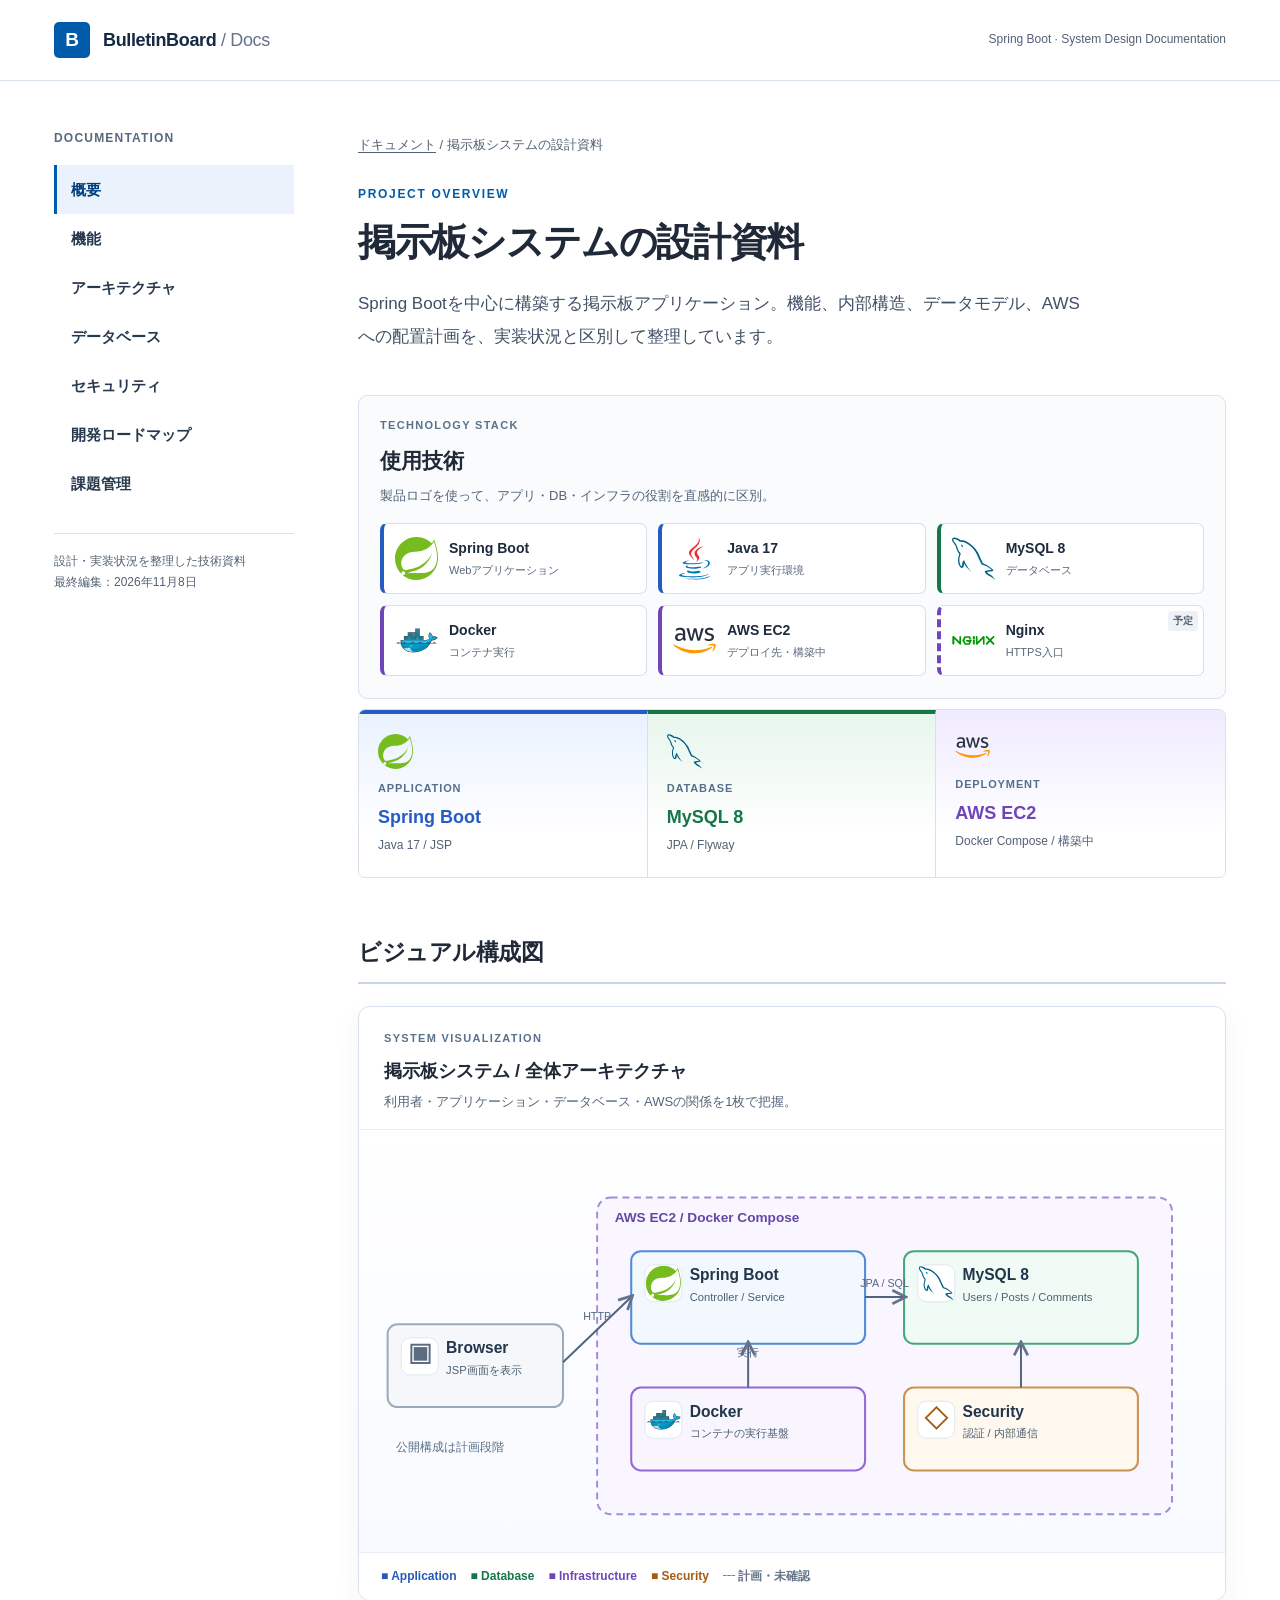
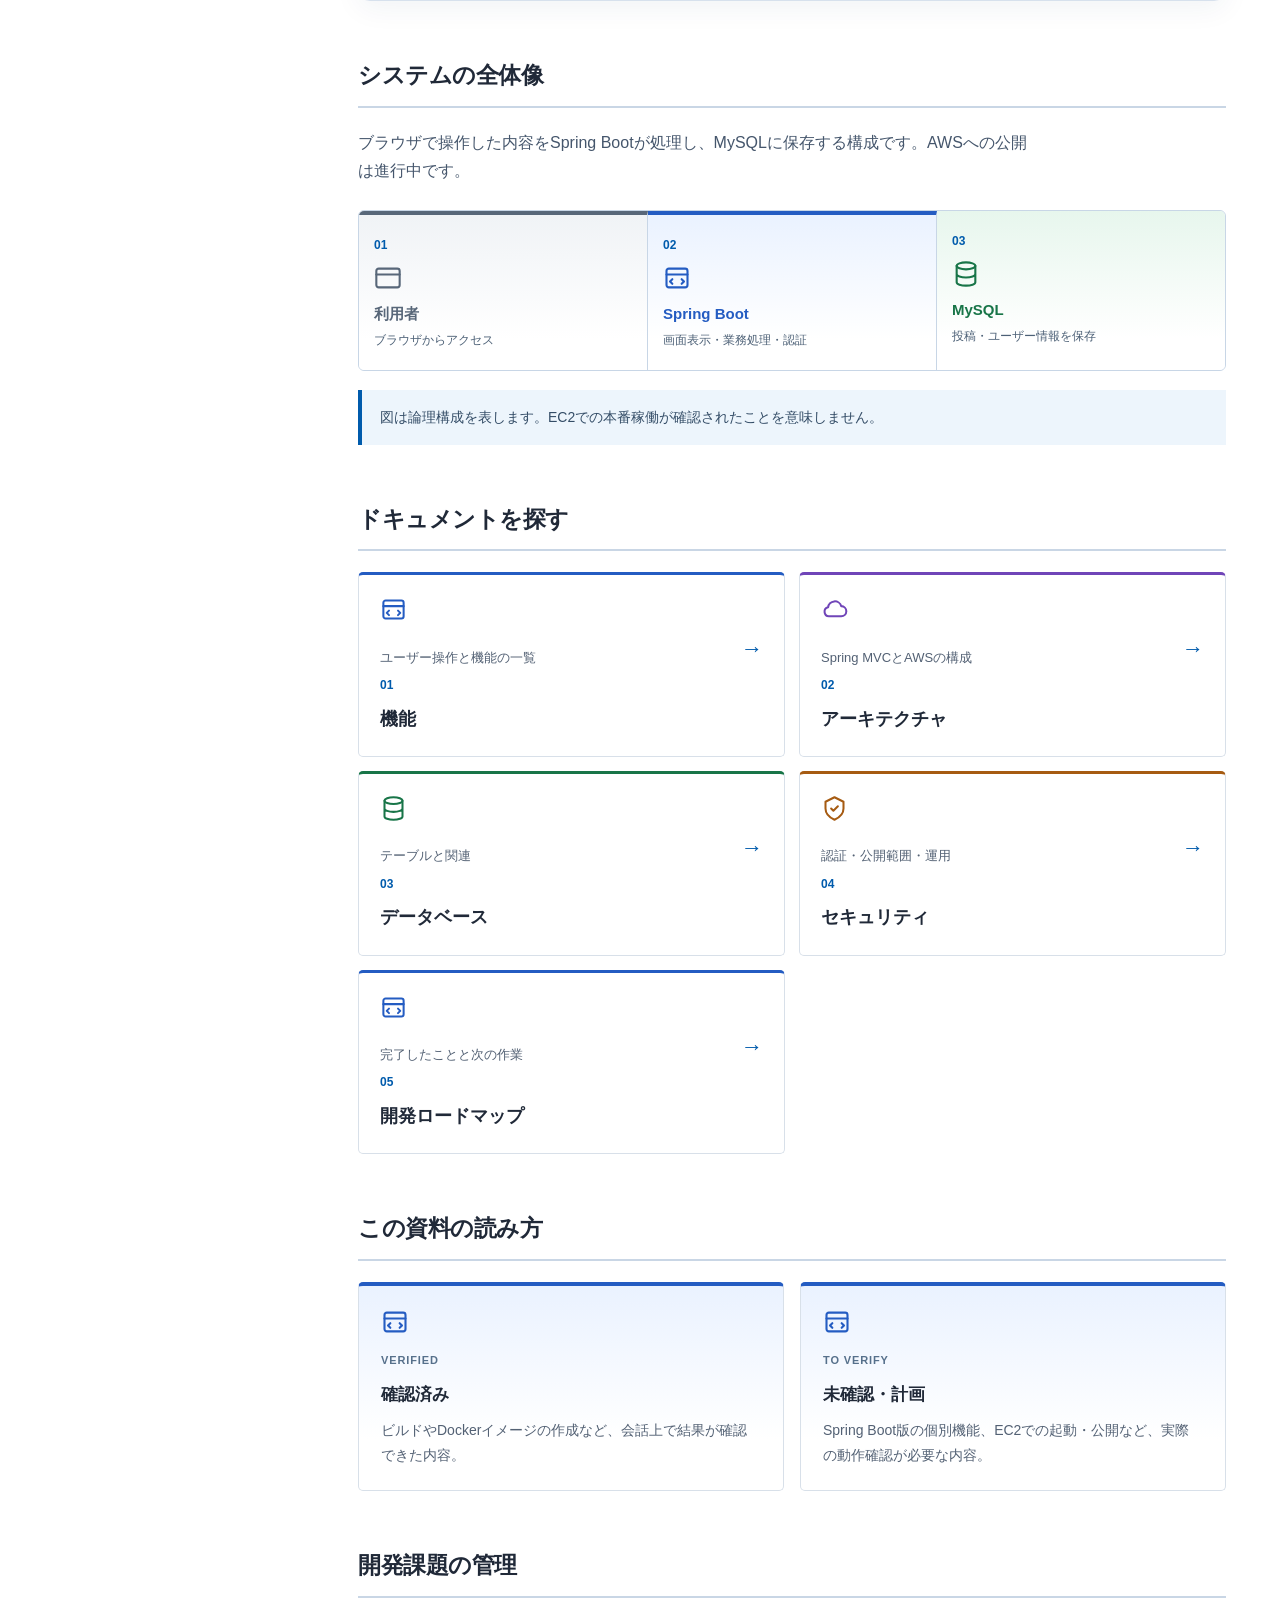
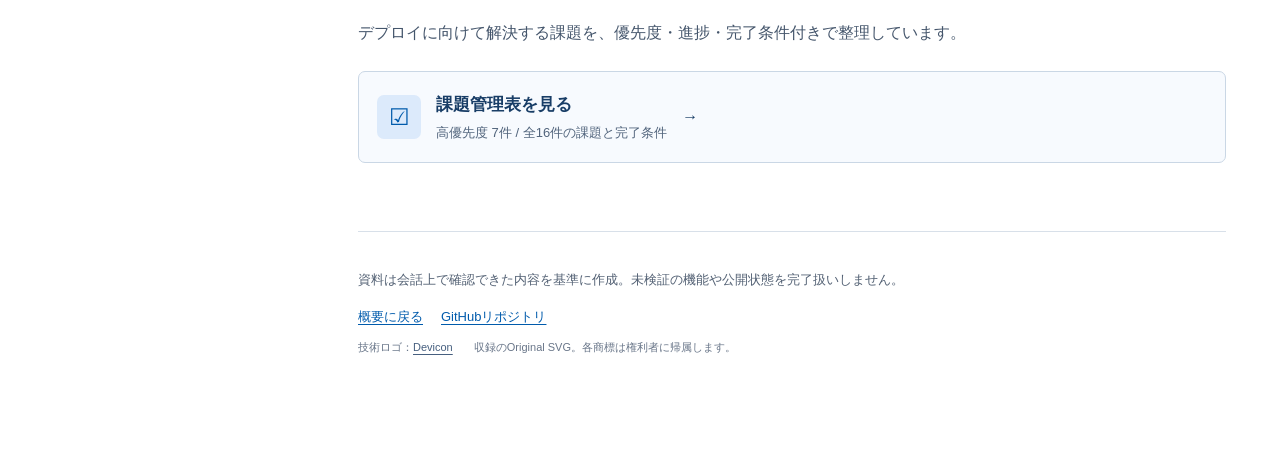
<file: index.html>
<!doctype html><html lang="ja"><head><meta charset="utf-8"><meta name="viewport" content="width=device-width,initial-scale=1"><meta name="description" content="Spring Bootを中心に構築する掲示板アプリケーション。機能、内部構造、データモデル、AWSへの配置計画を、実装状況と区別して整理しています。"><title>掲示板システムの設計資料 | BulletinBoard Docs</title><link rel="stylesheet" href="style.css?v=8"></head><body><a class="skip" href="#main">本文へスキップ</a><header class="site-header"><div class="header-inner"><a class="site-logo" href="index.html"><span class="logo-mark" aria-hidden="true">B</span><span>BulletinBoard <span style="font-weight:400;color:#64748b">/ Docs</span></span></a><span class="header-meta">Spring Boot · System Design Documentation</span></div></header><div class="site-layout"><nav class="side-nav" aria-label="ドキュメントナビゲーション"><div class="side-heading">DOCUMENTATION</div><a href="index.html" aria-current="page">概要</a><a href="features.html">機能</a><a href="architecture.html">アーキテクチャ</a><a href="database.html">データベース</a><a href="security.html">セキュリティ</a><a href="roadmap.html">開発ロードマップ</a><a href="issues.html">課題管理</a><div class="side-bottom">設計・実装状況を整理した技術資料<br>最終編集：2026年11月8日</div></nav><main class="content" id="main"><div class="breadcrumb"><a href="index.html">ドキュメント</a> / 掲示板システムの設計資料</div><div class="eyebrow">PROJECT OVERVIEW</div><h1>掲示板システムの設計資料</h1><p class="lead">Spring Bootを中心に構築する掲示板アプリケーション。機能、内部構造、データモデル、AWSへの配置計画を、実装状況と区別して整理しています。</p><section class="brand-stack" aria-labelledby="stack-title"><div class="brand-stack-heading"><span class="diagram-kicker">TECHNOLOGY STACK</span><h2 id="stack-title">使用技術</h2><p>製品ロゴを使って、アプリ・DB・インフラの役割を直感的に区別。</p></div><div class="brand-stack-grid"><div class="stack-brand tech-app"><img class="brand-logo" src="assets/logos/spring.svg" alt="" width="48" height="48" loading="lazy"><div class="stack-label"><strong>Spring Boot</strong><small>Webアプリケーション</small></div></div><div class="stack-brand tech-app"><img class="brand-logo" src="assets/logos/java.svg" alt="" width="48" height="48" loading="lazy"><div class="stack-label"><strong>Java 17</strong><small>アプリ実行環境</small></div></div><div class="stack-brand tech-db"><img class="brand-logo" src="assets/logos/mysql.svg" alt="" width="48" height="48" loading="lazy"><div class="stack-label"><strong>MySQL 8</strong><small>データベース</small></div></div><div class="stack-brand tech-infra"><img class="brand-logo" src="assets/logos/docker.svg" alt="" width="48" height="48" loading="lazy"><div class="stack-label"><strong>Docker</strong><small>コンテナ実行</small></div></div><div class="stack-brand tech-infra"><img class="brand-logo" src="assets/logos/aws.svg" alt="" width="48" height="48" loading="lazy"><div class="stack-label"><strong>AWS EC2</strong><small>デプロイ先・構築中</small></div></div><div class="stack-brand tech-infra stack-planned"><img class="brand-logo" src="assets/logos/nginx.svg" alt="" width="48" height="48" loading="lazy"><div class="stack-label"><strong>Nginx</strong><small>HTTPS入口</small></div><span class="stack-plan-badge">予定</span></div></div></section><div class="hero-stats"><div class="tech-app"><img src="assets/logos/spring.svg" class="tech-photo" width="35" height="35" alt="" loading="lazy"><span>APPLICATION</span><strong>Spring Boot</strong><small>Java 17 / JSP</small></div><div class="tech-db"><img src="assets/logos/mysql.svg" class="tech-photo" width="35" height="35" alt="" loading="lazy"><span>DATABASE</span><strong>MySQL 8</strong><small>JPA / Flyway</small></div><div class="tech-infra"><img src="assets/logos/aws.svg" class="tech-photo" width="35" height="35" alt="" loading="lazy"><span>DEPLOYMENT</span><strong>AWS EC2</strong><small>Docker Compose / 構築中</small></div></div><section class="section visual-priority"><h2>ビジュアル構成図</h2><div class="diagram-board"><div class="diagram-board-heading"><span class="diagram-kicker">SYSTEM VISUALIZATION</span><strong>掲示板システム / 全体アーキテクチャ</strong><p>利用者・アプリケーション・データベース・AWSの関係を1枚で把握。</p></div><div class="diagram-scroll"><svg class="architecture-svg" viewBox="0 0 860 410" role="img" aria-label="掲示板システム / 全体アーキテクチャ。利用者・アプリケーション・データベース・AWSの関係を1枚で把握。" xmlns="http://www.w3.org/2000/svg"><defs><marker id="arr" markerWidth="9" markerHeight="9" refX="7" refY="4.5" orient="auto"><path d="M1 1L8 4.5L1 8" fill="none" stroke="#64748b" stroke-width="1.4"/></marker></defs><g class="svg-frame infra"><rect x="230" y="55" width="590" height="325" rx="14"/><text x="248" y="80">AWS EC2 / Docker Compose</text></g><g class="svg-node browser"><rect x="15" y="185" width="180" height="85" rx="10"/><rect class="svg-icon-bg" x="29" y="199" width="38" height="38" rx="9"/><text class="svg-symbol" x="48" y="225" text-anchor="middle">▣</text><text class="svg-title" x="75" y="215">Browser</text><text class="svg-sub" x="75" y="236">JSP画面を表示</text></g><g class="svg-node app"><rect x="265" y="110" width="240" height="95" rx="10"/><rect class="svg-icon-bg" x="279" y="124" width="38" height="38" rx="9"/><image class="brand-image" href="assets/logos/spring.svg" x="280" y="125" width="36" height="36" preserveAspectRatio="xMidYMid meet"/><text class="svg-title" x="325" y="140">Spring Boot</text><text class="svg-sub" x="325" y="161">Controller / Service</text></g><g class="svg-node db"><rect x="545" y="110" width="240" height="95" rx="10"/><rect class="svg-icon-bg" x="559" y="124" width="38" height="38" rx="9"/><image class="brand-image" href="assets/logos/mysql.svg" x="560" y="125" width="36" height="36" preserveAspectRatio="xMidYMid meet"/><text class="svg-title" x="605" y="140">MySQL 8</text><text class="svg-sub" x="605" y="161">Users / Posts / Comments</text></g><g class="svg-node infra"><rect x="265" y="250" width="240" height="85" rx="10"/><rect class="svg-icon-bg" x="279" y="264" width="38" height="38" rx="9"/><image class="brand-image" href="assets/logos/docker.svg" x="280" y="265" width="36" height="36" preserveAspectRatio="xMidYMid meet"/><text class="svg-title" x="325" y="280">Docker</text><text class="svg-sub" x="325" y="301">コンテナの実行基盤</text></g><g class="svg-node security"><rect x="545" y="250" width="240" height="85" rx="10"/><rect class="svg-icon-bg" x="559" y="264" width="38" height="38" rx="9"/><text class="svg-symbol" x="578" y="290" text-anchor="middle">◇</text><text class="svg-title" x="605" y="280">Security</text><text class="svg-sub" x="605" y="301">認証 / 内部通信</text></g><g class="svg-edge"><path d="M195 224 L265 157"  marker-end="url(#arr)"/><text x="230" y="180.5" text-anchor="middle">HTTP</text></g><g class="svg-edge"><path d="M505 157 L545 157"  marker-end="url(#arr)"/><text x="525" y="147" text-anchor="middle">JPA / SQL</text></g><g class="svg-edge"><path d="M385 250 L385 205"  marker-end="url(#arr)"/><text x="385" y="217.5" text-anchor="middle">実行</text></g><g class="svg-edge"><path d="M665 250 L665 205"  marker-end="url(#arr)"/></g><text class="svg-note" x="24" y="315">公開構成は計画段階</text></svg></div><div class="diagram-key"><span class="key-app">■ Application</span><span class="key-db">■ Database</span><span class="key-infra">■ Infrastructure</span><span class="key-security">■ Security</span><span class="key-plan">┄ 計画・未確認</span></div></div></section><section class="section"><h2>システムの全体像</h2><p class="section-intro">ブラウザで操作した内容をSpring Bootが処理し、MySQLに保存する構成です。AWSへの公開は進行中です。</p><div class="process" role="list"><div class="process-item tech-browser" role="listitem"><span class="num">01</span><svg class="tech-icon" viewBox="0 0 24 24" aria-hidden="true" fill="none" stroke="currentColor" stroke-width="1.8" stroke-linecap="round" stroke-linejoin="round"><rect x="2" y="4" width="20" height="16" rx="2"/><path d="M2 9h20"/></svg><strong>利用者</strong><span>ブラウザからアクセス</span></div><div class="process-item tech-app" role="listitem"><span class="num">02</span><svg class="tech-icon" viewBox="0 0 24 24" aria-hidden="true" fill="none" stroke="currentColor" stroke-width="1.8" stroke-linecap="round" stroke-linejoin="round"><rect x="3" y="4" width="18" height="16" rx="2"/><path d="M3 9h18M8 13l-2 2 2 2m8-4 2 2-2 2"/></svg><strong>Spring Boot</strong><span>画面表示・業務処理・認証</span></div><div class="process-item tech-db" role="listitem"><span class="num">03</span><svg class="tech-icon" viewBox="0 0 24 24" aria-hidden="true" fill="none" stroke="currentColor" stroke-width="1.8" stroke-linecap="round" stroke-linejoin="round"><ellipse cx="12" cy="5" rx="8" ry="3"/><path d="M4 5v14c0 1.7 3.6 3 8 3s8-1.3 8-3V5M4 12c0 1.7 3.6 3 8 3s8-1.3 8-3"/></svg><strong>MySQL</strong><span>投稿・ユーザー情報を保存</span></div></div><div class="callout">図は論理構成を表します。EC2での本番稼働が確認されたことを意味しません。</div></section><section class="section"><h2>ドキュメントを探す</h2><div class="link-grid"><a class="link-tile tech-app" href="features.html"><svg class="tech-icon" viewBox="0 0 24 24" aria-hidden="true" fill="none" stroke="currentColor" stroke-width="1.8" stroke-linecap="round" stroke-linejoin="round"><rect x="3" y="4" width="18" height="16" rx="2"/><path d="M3 9h18M8 13l-2 2 2 2m8-4 2 2-2 2"/></svg><span class="tile-index">01</span><strong>機能</strong><span>ユーザー操作と機能の一覧</span><span class="tile-arrow">→</span></a><a class="link-tile tech-infra" href="architecture.html"><svg class="tech-icon" viewBox="0 0 24 24" aria-hidden="true" fill="none" stroke="currentColor" stroke-width="1.8" stroke-linecap="round" stroke-linejoin="round"><path d="M7 18a4 4 0 0 1-.7-7.9A6 6 0 0 1 18 9a4.5 4.5 0 0 1 0 9H7Z"/></svg><span class="tile-index">02</span><strong>アーキテクチャ</strong><span>Spring MVCとAWSの構成</span><span class="tile-arrow">→</span></a><a class="link-tile tech-db" href="database.html"><svg class="tech-icon" viewBox="0 0 24 24" aria-hidden="true" fill="none" stroke="currentColor" stroke-width="1.8" stroke-linecap="round" stroke-linejoin="round"><ellipse cx="12" cy="5" rx="8" ry="3"/><path d="M4 5v14c0 1.7 3.6 3 8 3s8-1.3 8-3V5M4 12c0 1.7 3.6 3 8 3s8-1.3 8-3"/></svg><span class="tile-index">03</span><strong>データベース</strong><span>テーブルと関連</span><span class="tile-arrow">→</span></a><a class="link-tile tech-security" href="security.html"><svg class="tech-icon" viewBox="0 0 24 24" aria-hidden="true" fill="none" stroke="currentColor" stroke-width="1.8" stroke-linecap="round" stroke-linejoin="round"><path d="M12 2 4 6v6c0 5 3.5 8 8 10 4.5-2 8-5 8-10V6l-8-4Z"/><path d="m9 12 2 2 4-4"/></svg><span class="tile-index">04</span><strong>セキュリティ</strong><span>認証・公開範囲・運用</span><span class="tile-arrow">→</span></a><a class="link-tile tech-app" href="roadmap.html"><svg class="tech-icon" viewBox="0 0 24 24" aria-hidden="true" fill="none" stroke="currentColor" stroke-width="1.8" stroke-linecap="round" stroke-linejoin="round"><rect x="3" y="4" width="18" height="16" rx="2"/><path d="M3 9h18M8 13l-2 2 2 2m8-4 2 2-2 2"/></svg><span class="tile-index">05</span><strong>開発ロードマップ</strong><span>完了したことと次の作業</span><span class="tile-arrow">→</span></a></div></section><section class="section"><h2>この資料の読み方</h2><div class="split"><div class="info-card tech-app"><svg class="tech-icon" viewBox="0 0 24 24" aria-hidden="true" fill="none" stroke="currentColor" stroke-width="1.8" stroke-linecap="round" stroke-linejoin="round"><rect x="3" y="4" width="18" height="16" rx="2"/><path d="M3 9h18M8 13l-2 2 2 2m8-4 2 2-2 2"/></svg><span class="kicker">VERIFIED</span><h3>確認済み</h3><p>ビルドやDockerイメージの作成など、会話上で結果が確認できた内容。</p></div><div class="info-card tech-app"><svg class="tech-icon" viewBox="0 0 24 24" aria-hidden="true" fill="none" stroke="currentColor" stroke-width="1.8" stroke-linecap="round" stroke-linejoin="round"><rect x="3" y="4" width="18" height="16" rx="2"/><path d="M3 9h18M8 13l-2 2 2 2m8-4 2 2-2 2"/></svg><span class="kicker">TO VERIFY</span><h3>未確認・計画</h3><p>Spring Boot版の個別機能、EC2での起動・公開など、実際の動作確認が必要な内容。</p></div></div></section><section class="section"><h2>開発課題の管理</h2><p class="section-intro">デプロイに向けて解決する課題を、優先度・進捗・完了条件付きで整理しています。</p><a class="issue-link-card" href="issues.html"><span class="issue-link-icon" aria-hidden="true">☑</span><span><strong>課題管理表を見る</strong><small>高優先度 7件 / 全16件の課題と完了条件</small></span><span aria-hidden="true">→</span></a></section><footer class="site-footer"><p>資料は会話上で確認できた内容を基準に作成。未検証の機能や公開状態を完了扱いしません。</p><a href="index.html">概要に戻る</a><a href="https://github.com/hiroki0909/bulletinboard-docs">GitHubリポジトリ</a><span class="brand-credit">技術ロゴ：<a href="https://github.com/devicons/devicon" target="_blank" rel="noopener noreferrer">Devicon</a> 収録のOriginal SVG。各商標は権利者に帰属します。</span></footer></main></div></body></html>
</file>
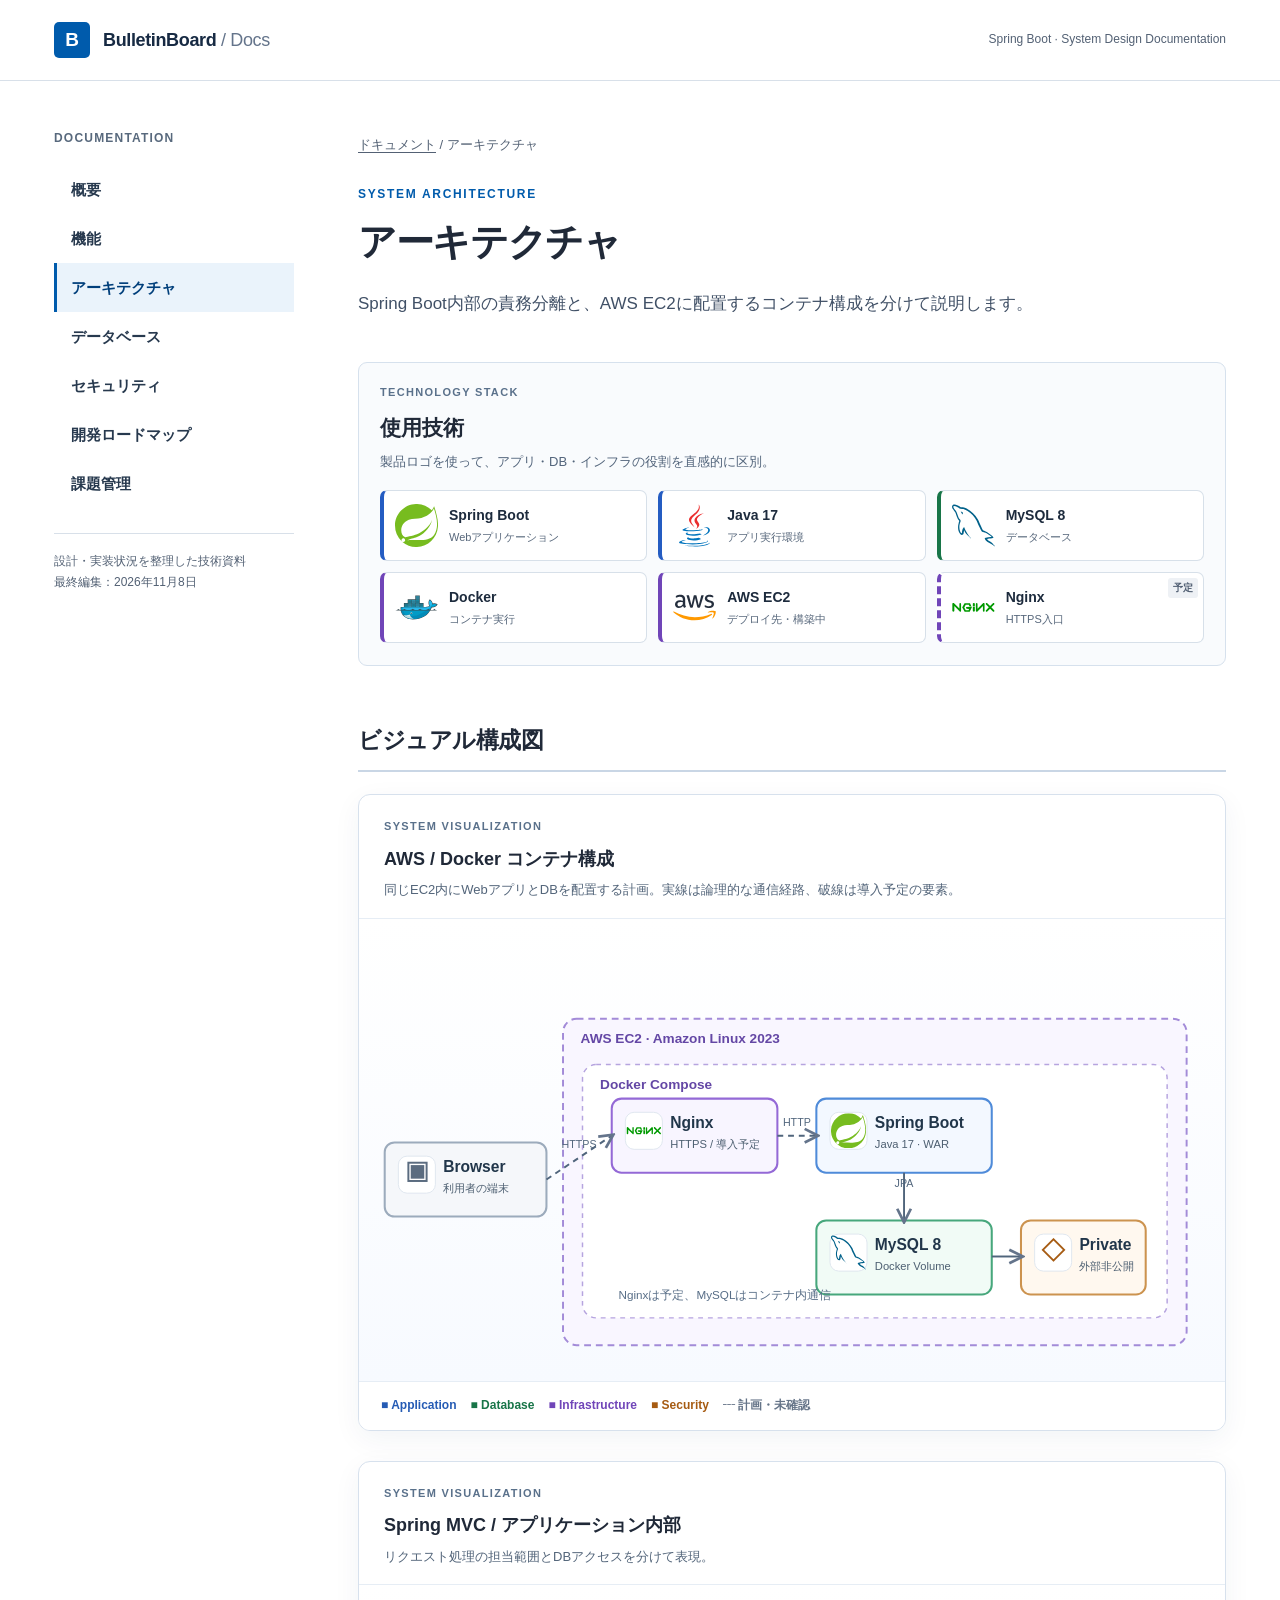
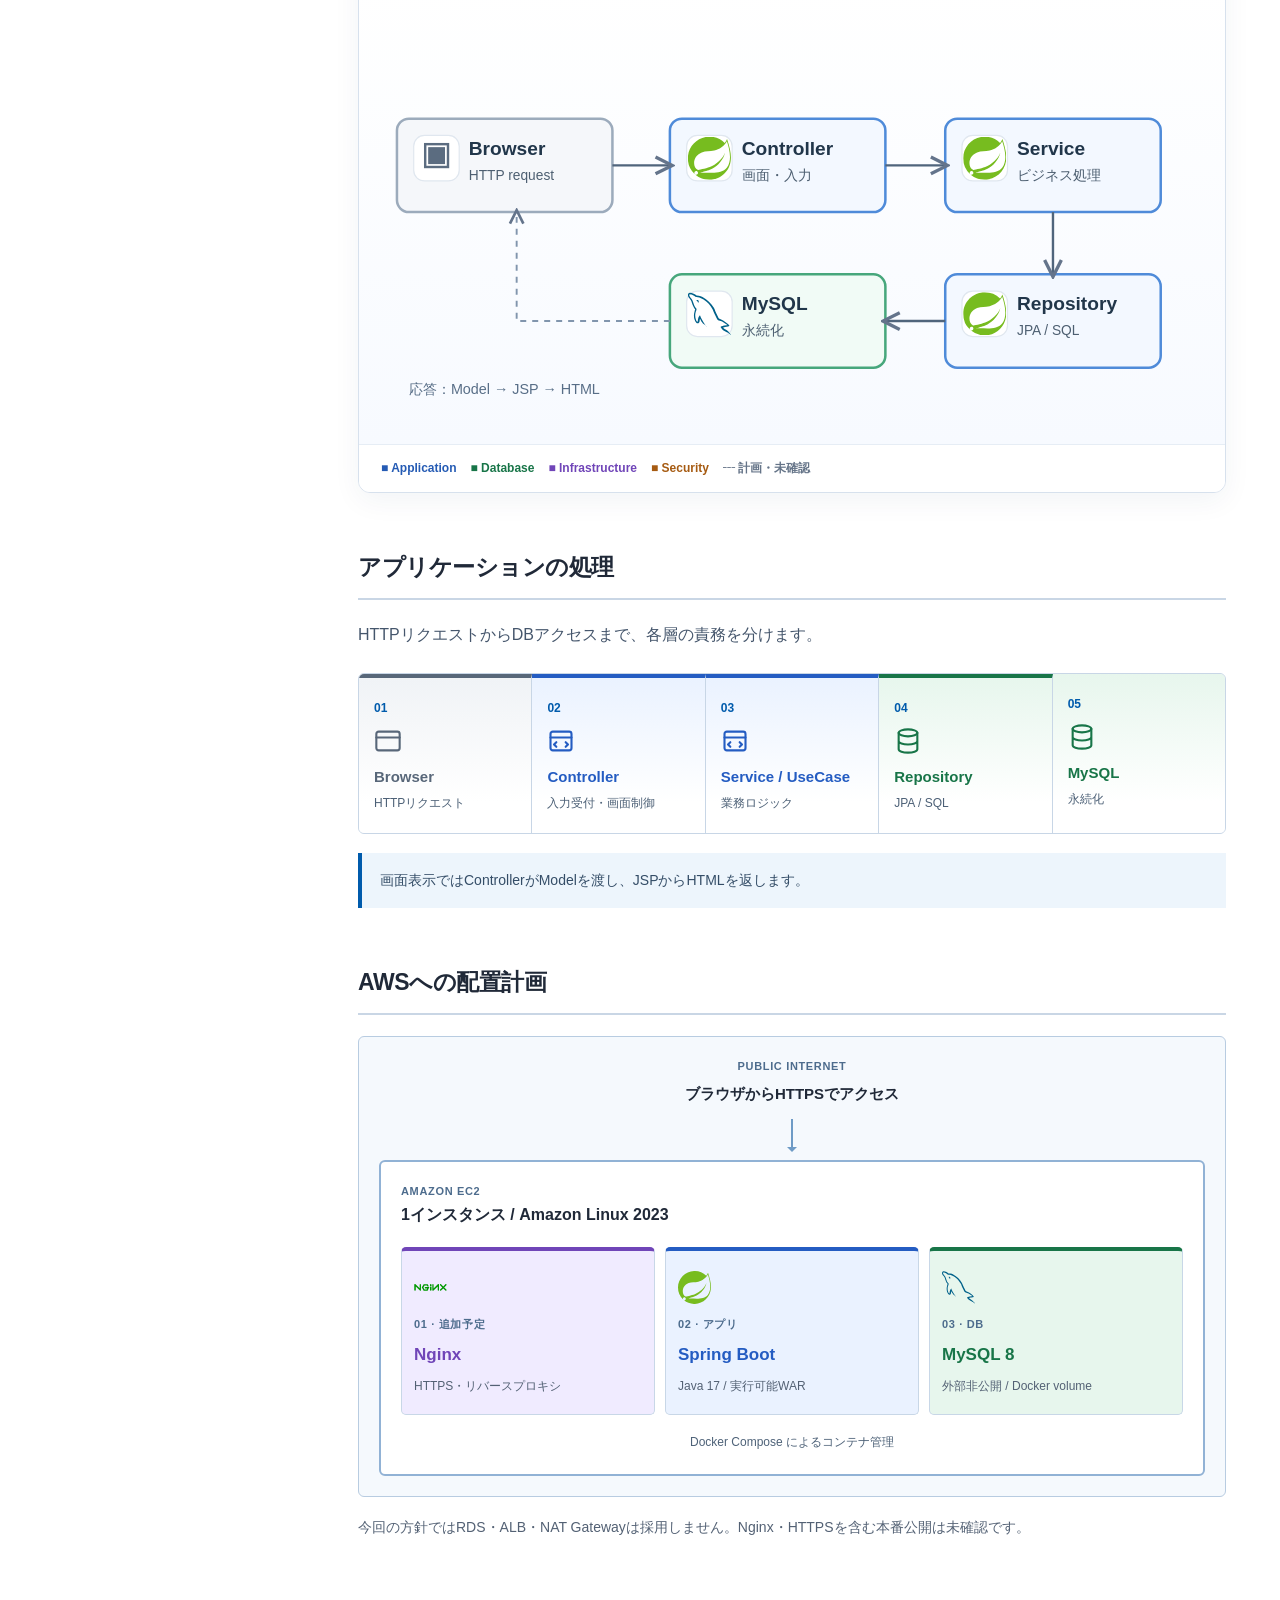
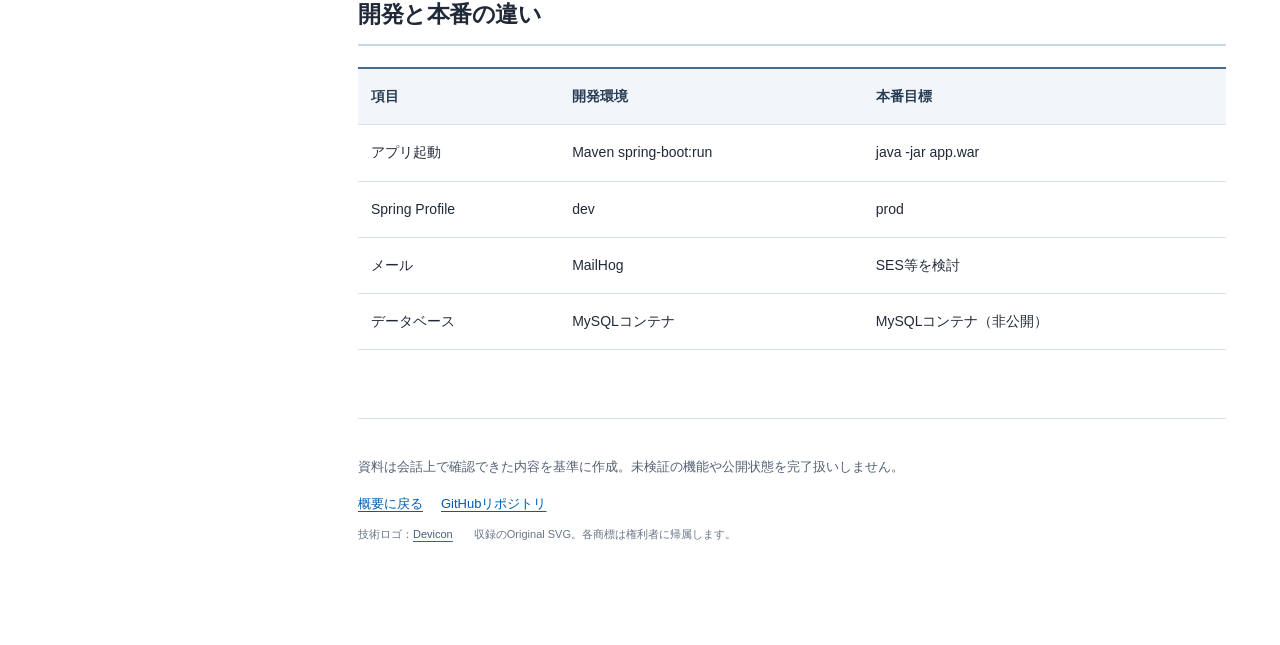
<file: architecture.html>
<!doctype html><html lang="ja"><head><meta charset="utf-8"><meta name="viewport" content="width=device-width,initial-scale=1"><meta name="description" content="Spring Boot内部の責務分離と、AWS EC2に配置するコンテナ構成を分けて説明します。"><title>アーキテクチャ | BulletinBoard Docs</title><link rel="stylesheet" href="style.css?v=8"></head><body><a class="skip" href="#main">本文へスキップ</a><header class="site-header"><div class="header-inner"><a class="site-logo" href="index.html"><span class="logo-mark" aria-hidden="true">B</span><span>BulletinBoard <span style="font-weight:400;color:#64748b">/ Docs</span></span></a><span class="header-meta">Spring Boot · System Design Documentation</span></div></header><div class="site-layout"><nav class="side-nav" aria-label="ドキュメントナビゲーション"><div class="side-heading">DOCUMENTATION</div><a href="index.html">概要</a><a href="features.html">機能</a><a href="architecture.html" aria-current="page">アーキテクチャ</a><a href="database.html">データベース</a><a href="security.html">セキュリティ</a><a href="roadmap.html">開発ロードマップ</a><a href="issues.html">課題管理</a><div class="side-bottom">設計・実装状況を整理した技術資料<br>最終編集：2026年11月8日</div></nav><main class="content" id="main"><div class="breadcrumb"><a href="index.html">ドキュメント</a> / アーキテクチャ</div><div class="eyebrow">SYSTEM ARCHITECTURE</div><h1>アーキテクチャ</h1><p class="lead">Spring Boot内部の責務分離と、AWS EC2に配置するコンテナ構成を分けて説明します。</p><section class="brand-stack" aria-labelledby="stack-title"><div class="brand-stack-heading"><span class="diagram-kicker">TECHNOLOGY STACK</span><h2 id="stack-title">使用技術</h2><p>製品ロゴを使って、アプリ・DB・インフラの役割を直感的に区別。</p></div><div class="brand-stack-grid"><div class="stack-brand tech-app"><img class="brand-logo" src="assets/logos/spring.svg" alt="" width="48" height="48" loading="lazy"><div class="stack-label"><strong>Spring Boot</strong><small>Webアプリケーション</small></div></div><div class="stack-brand tech-app"><img class="brand-logo" src="assets/logos/java.svg" alt="" width="48" height="48" loading="lazy"><div class="stack-label"><strong>Java 17</strong><small>アプリ実行環境</small></div></div><div class="stack-brand tech-db"><img class="brand-logo" src="assets/logos/mysql.svg" alt="" width="48" height="48" loading="lazy"><div class="stack-label"><strong>MySQL 8</strong><small>データベース</small></div></div><div class="stack-brand tech-infra"><img class="brand-logo" src="assets/logos/docker.svg" alt="" width="48" height="48" loading="lazy"><div class="stack-label"><strong>Docker</strong><small>コンテナ実行</small></div></div><div class="stack-brand tech-infra"><img class="brand-logo" src="assets/logos/aws.svg" alt="" width="48" height="48" loading="lazy"><div class="stack-label"><strong>AWS EC2</strong><small>デプロイ先・構築中</small></div></div><div class="stack-brand tech-infra stack-planned"><img class="brand-logo" src="assets/logos/nginx.svg" alt="" width="48" height="48" loading="lazy"><div class="stack-label"><strong>Nginx</strong><small>HTTPS入口</small></div><span class="stack-plan-badge">予定</span></div></div></section><section class="section visual-priority"><h2>ビジュアル構成図</h2><div class="diagram-board"><div class="diagram-board-heading"><span class="diagram-kicker">SYSTEM VISUALIZATION</span><strong>AWS / Docker コンテナ構成</strong><p>同じEC2内にWebアプリとDBを配置する計画。実線は論理的な通信経路、破線は導入予定の要素。</p></div><div class="diagram-scroll"><svg class="architecture-svg" viewBox="0 0 860 452" role="img" aria-label="AWS / Docker コンテナ構成。同じEC2内にWebアプリとDBを配置する計画。実線は論理的な通信経路、破線は導入予定の要素。" xmlns="http://www.w3.org/2000/svg"><defs><marker id="arr" markerWidth="9" markerHeight="9" refX="7" refY="4.5" orient="auto"><path d="M1 1L8 4.5L1 8" fill="none" stroke="#64748b" stroke-width="1.4"/></marker></defs><g class="svg-frame infra"><rect x="195" y="88" width="640" height="335" rx="14"/><text x="213" y="113">AWS EC2 · Amazon Linux 2023</text></g><g class="svg-frame docker"><rect x="215" y="135" width="600" height="260" rx="14"/><text x="233" y="160">Docker Compose</text></g><g class="svg-node browser"><rect x="12" y="215" width="166" height="76" rx="10"/><rect class="svg-icon-bg" x="26" y="229" width="38" height="38" rx="9"/><text class="svg-symbol" x="45" y="255" text-anchor="middle">▣</text><text class="svg-title" x="72" y="245">Browser</text><text class="svg-sub" x="72" y="266">利用者の端末</text></g><g class="svg-node infra"><rect x="245" y="170" width="170" height="76" rx="10"/><rect class="svg-icon-bg" x="259" y="184" width="38" height="38" rx="9"/><image class="brand-image" href="assets/logos/nginx.svg" x="260" y="185" width="36" height="36" preserveAspectRatio="xMidYMid meet"/><text class="svg-title" x="305" y="200">Nginx</text><text class="svg-sub" x="305" y="221">HTTPS / 導入予定</text></g><g class="svg-node app"><rect x="455" y="170" width="180" height="76" rx="10"/><rect class="svg-icon-bg" x="469" y="184" width="38" height="38" rx="9"/><image class="brand-image" href="assets/logos/spring.svg" x="470" y="185" width="36" height="36" preserveAspectRatio="xMidYMid meet"/><text class="svg-title" x="515" y="200">Spring Boot</text><text class="svg-sub" x="515" y="221">Java 17 · WAR</text></g><g class="svg-node db"><rect x="455" y="295" width="180" height="76" rx="10"/><rect class="svg-icon-bg" x="469" y="309" width="38" height="38" rx="9"/><image class="brand-image" href="assets/logos/mysql.svg" x="470" y="310" width="36" height="36" preserveAspectRatio="xMidYMid meet"/><text class="svg-title" x="515" y="325">MySQL 8</text><text class="svg-sub" x="515" y="346">Docker Volume</text></g><g class="svg-node security"><rect x="665" y="295" width="128" height="76" rx="10"/><rect class="svg-icon-bg" x="679" y="309" width="38" height="38" rx="9"/><text class="svg-symbol" x="698" y="335" text-anchor="middle">◇</text><text class="svg-title" x="725" y="325">Private</text><text class="svg-sub" x="725" y="346">外部非公開</text></g><g class="svg-edge"><path d="M178 253 L245 208" stroke-dasharray="6 5" marker-end="url(#arr)"/><text x="211.5" y="220.5" text-anchor="middle">HTTPS</text></g><g class="svg-edge"><path d="M415 208 L455 208" stroke-dasharray="6 5" marker-end="url(#arr)"/><text x="435" y="198" text-anchor="middle">HTTP</text></g><g class="svg-edge"><path d="M545 246 L545 295"  marker-end="url(#arr)"/><text x="545" y="260.5" text-anchor="middle">JPA</text></g><g class="svg-edge"><path d="M635 332 L665 332"  marker-end="url(#arr)"/></g><text class="svg-note" x="252" y="376">Nginxは予定、MySQLはコンテナ内通信</text></svg></div><div class="diagram-key"><span class="key-app">■ Application</span><span class="key-db">■ Database</span><span class="key-infra">■ Infrastructure</span><span class="key-security">■ Security</span><span class="key-plan">┄ 計画・未確認</span></div></div><div class="diagram-board"><div class="diagram-board-heading"><span class="diagram-kicker">SYSTEM VISUALIZATION</span><strong>Spring MVC / アプリケーション内部</strong><p>リクエスト処理の担当範囲とDBアクセスを分けて表現。</p></div><div class="diagram-scroll"><svg class="architecture-svg" viewBox="0 0 700 365" role="img" aria-label="Spring MVC / アプリケーション内部。リクエスト処理の担当範囲とDBアクセスを分けて表現。" xmlns="http://www.w3.org/2000/svg"><defs><marker id="arr" markerWidth="9" markerHeight="9" refX="7" refY="4.5" orient="auto"><path d="M1 1L8 4.5L1 8" fill="none" stroke="#64748b" stroke-width="1.4"/></marker></defs><g class="svg-node browser"><rect x="20" y="100" width="180" height="78" rx="10"/><rect class="svg-icon-bg" x="34" y="114" width="38" height="38" rx="9"/><text class="svg-symbol" x="53" y="140" text-anchor="middle">▣</text><text class="svg-title" x="80" y="130">Browser</text><text class="svg-sub" x="80" y="151">HTTP request</text></g><g class="svg-node app"><rect x="248" y="100" width="180" height="78" rx="10"/><rect class="svg-icon-bg" x="262" y="114" width="38" height="38" rx="9"/><image class="brand-image" href="assets/logos/spring.svg" x="263" y="115" width="36" height="36" preserveAspectRatio="xMidYMid meet"/><text class="svg-title" x="308" y="130">Controller</text><text class="svg-sub" x="308" y="151">画面・入力</text></g><g class="svg-node app"><rect x="478" y="100" width="180" height="78" rx="10"/><rect class="svg-icon-bg" x="492" y="114" width="38" height="38" rx="9"/><image class="brand-image" href="assets/logos/spring.svg" x="493" y="115" width="36" height="36" preserveAspectRatio="xMidYMid meet"/><text class="svg-title" x="538" y="130">Service</text><text class="svg-sub" x="538" y="151">ビジネス処理</text></g><g class="svg-node app"><rect x="478" y="230" width="180" height="78" rx="10"/><rect class="svg-icon-bg" x="492" y="244" width="38" height="38" rx="9"/><image class="brand-image" href="assets/logos/spring.svg" x="493" y="245" width="36" height="36" preserveAspectRatio="xMidYMid meet"/><text class="svg-title" x="538" y="260">Repository</text><text class="svg-sub" x="538" y="281">JPA / SQL</text></g><g class="svg-node db"><rect x="248" y="230" width="180" height="78" rx="10"/><rect class="svg-icon-bg" x="262" y="244" width="38" height="38" rx="9"/><image class="brand-image" href="assets/logos/mysql.svg" x="263" y="245" width="36" height="36" preserveAspectRatio="xMidYMid meet"/><text class="svg-title" x="308" y="260">MySQL</text><text class="svg-sub" x="308" y="281">永続化</text></g><g class="svg-edge"><path d="M200 139 L248 139"  marker-end="url(#arr)"/></g><g class="svg-edge"><path d="M428 139 L478 139"  marker-end="url(#arr)"/></g><g class="svg-edge"><path d="M568 178 L568 230"  marker-end="url(#arr)"/></g><g class="svg-edge"><path d="M478 269 L428 269"  marker-end="url(#arr)"/></g><path class="svg-return" d="M248 269 H120 V178" marker-end="url(#arr)"/><text class="svg-note" x="30" y="330">応答：Model → JSP → HTML</text></svg></div><div class="diagram-key"><span class="key-app">■ Application</span><span class="key-db">■ Database</span><span class="key-infra">■ Infrastructure</span><span class="key-security">■ Security</span><span class="key-plan">┄ 計画・未確認</span></div></div></section><section class="section"><h2>アプリケーションの処理</h2><p class="section-intro">HTTPリクエストからDBアクセスまで、各層の責務を分けます。</p><div class="process" role="list"><div class="process-item tech-browser" role="listitem"><span class="num">01</span><svg class="tech-icon" viewBox="0 0 24 24" aria-hidden="true" fill="none" stroke="currentColor" stroke-width="1.8" stroke-linecap="round" stroke-linejoin="round"><rect x="2" y="4" width="20" height="16" rx="2"/><path d="M2 9h20"/></svg><strong>Browser</strong><span>HTTPリクエスト</span></div><div class="process-item tech-app" role="listitem"><span class="num">02</span><svg class="tech-icon" viewBox="0 0 24 24" aria-hidden="true" fill="none" stroke="currentColor" stroke-width="1.8" stroke-linecap="round" stroke-linejoin="round"><rect x="3" y="4" width="18" height="16" rx="2"/><path d="M3 9h18M8 13l-2 2 2 2m8-4 2 2-2 2"/></svg><strong>Controller</strong><span>入力受付・画面制御</span></div><div class="process-item tech-app" role="listitem"><span class="num">03</span><svg class="tech-icon" viewBox="0 0 24 24" aria-hidden="true" fill="none" stroke="currentColor" stroke-width="1.8" stroke-linecap="round" stroke-linejoin="round"><rect x="3" y="4" width="18" height="16" rx="2"/><path d="M3 9h18M8 13l-2 2 2 2m8-4 2 2-2 2"/></svg><strong>Service / UseCase</strong><span>業務ロジック</span></div><div class="process-item tech-db" role="listitem"><span class="num">04</span><svg class="tech-icon" viewBox="0 0 24 24" aria-hidden="true" fill="none" stroke="currentColor" stroke-width="1.8" stroke-linecap="round" stroke-linejoin="round"><ellipse cx="12" cy="5" rx="8" ry="3"/><path d="M4 5v14c0 1.7 3.6 3 8 3s8-1.3 8-3V5M4 12c0 1.7 3.6 3 8 3s8-1.3 8-3"/></svg><strong>Repository</strong><span>JPA / SQL</span></div><div class="process-item tech-db" role="listitem"><span class="num">05</span><svg class="tech-icon" viewBox="0 0 24 24" aria-hidden="true" fill="none" stroke="currentColor" stroke-width="1.8" stroke-linecap="round" stroke-linejoin="round"><ellipse cx="12" cy="5" rx="8" ry="3"/><path d="M4 5v14c0 1.7 3.6 3 8 3s8-1.3 8-3V5M4 12c0 1.7 3.6 3 8 3s8-1.3 8-3"/></svg><strong>MySQL</strong><span>永続化</span></div></div><div class="callout">画面表示ではControllerがModelを渡し、JSPからHTMLを返します。</div></section><section class="section"><h2>AWSへの配置計画</h2><div class="infra"><div class="infra-top"><span>PUBLIC INTERNET</span><strong>ブラウザからHTTPSでアクセス</strong></div><div class="infra-line"></div><div class="infra-host"><div class="infra-heading"><span>AMAZON EC2</span><strong>1インスタンス / Amazon Linux 2023</strong></div><div class="infra-services"><div class="tech-infra"><img src="assets/logos/nginx.svg" class="tech-photo" width="35" height="35" alt="" loading="lazy"><span>01 · 追加予定</span><strong>Nginx</strong><small>HTTPS・リバースプロキシ</small></div><div class="tech-app"><img src="assets/logos/spring.svg" class="tech-photo" width="35" height="35" alt="" loading="lazy"><span>02 · アプリ</span><strong>Spring Boot</strong><small>Java 17 / 実行可能WAR</small></div><div class="tech-db"><img src="assets/logos/mysql.svg" class="tech-photo" width="35" height="35" alt="" loading="lazy"><span>03 · DB</span><strong>MySQL 8</strong><small>外部非公開 / Docker volume</small></div></div><div class="infra-bottom">Docker Compose によるコンテナ管理</div></div></div><p class="note-text">今回の方針ではRDS・ALB・NAT Gatewayは採用しません。Nginx・HTTPSを含む本番公開は未確認です。</p></section><section class="section"><h2>開発と本番の違い</h2><div class="table-scroll"><table><thead><tr><th>項目</th><th>開発環境</th><th>本番目標</th></tr></thead><tbody><tr><td>アプリ起動</td><td>Maven spring-boot:run</td><td>java -jar app.war</td></tr><tr><td>Spring Profile</td><td>dev</td><td>prod</td></tr><tr><td>メール</td><td>MailHog</td><td>SES等を検討</td></tr><tr><td>データベース</td><td>MySQLコンテナ</td><td>MySQLコンテナ（非公開）</td></tr></tbody></table></div></section><footer class="site-footer"><p>資料は会話上で確認できた内容を基準に作成。未検証の機能や公開状態を完了扱いしません。</p><a href="index.html">概要に戻る</a><a href="https://github.com/hiroki0909/bulletinboard-docs">GitHubリポジトリ</a><span class="brand-credit">技術ロゴ：<a href="https://github.com/devicons/devicon" target="_blank" rel="noopener noreferrer">Devicon</a> 収録のOriginal SVG。各商標は権利者に帰属します。</span></footer></main></div></body></html>
</file>
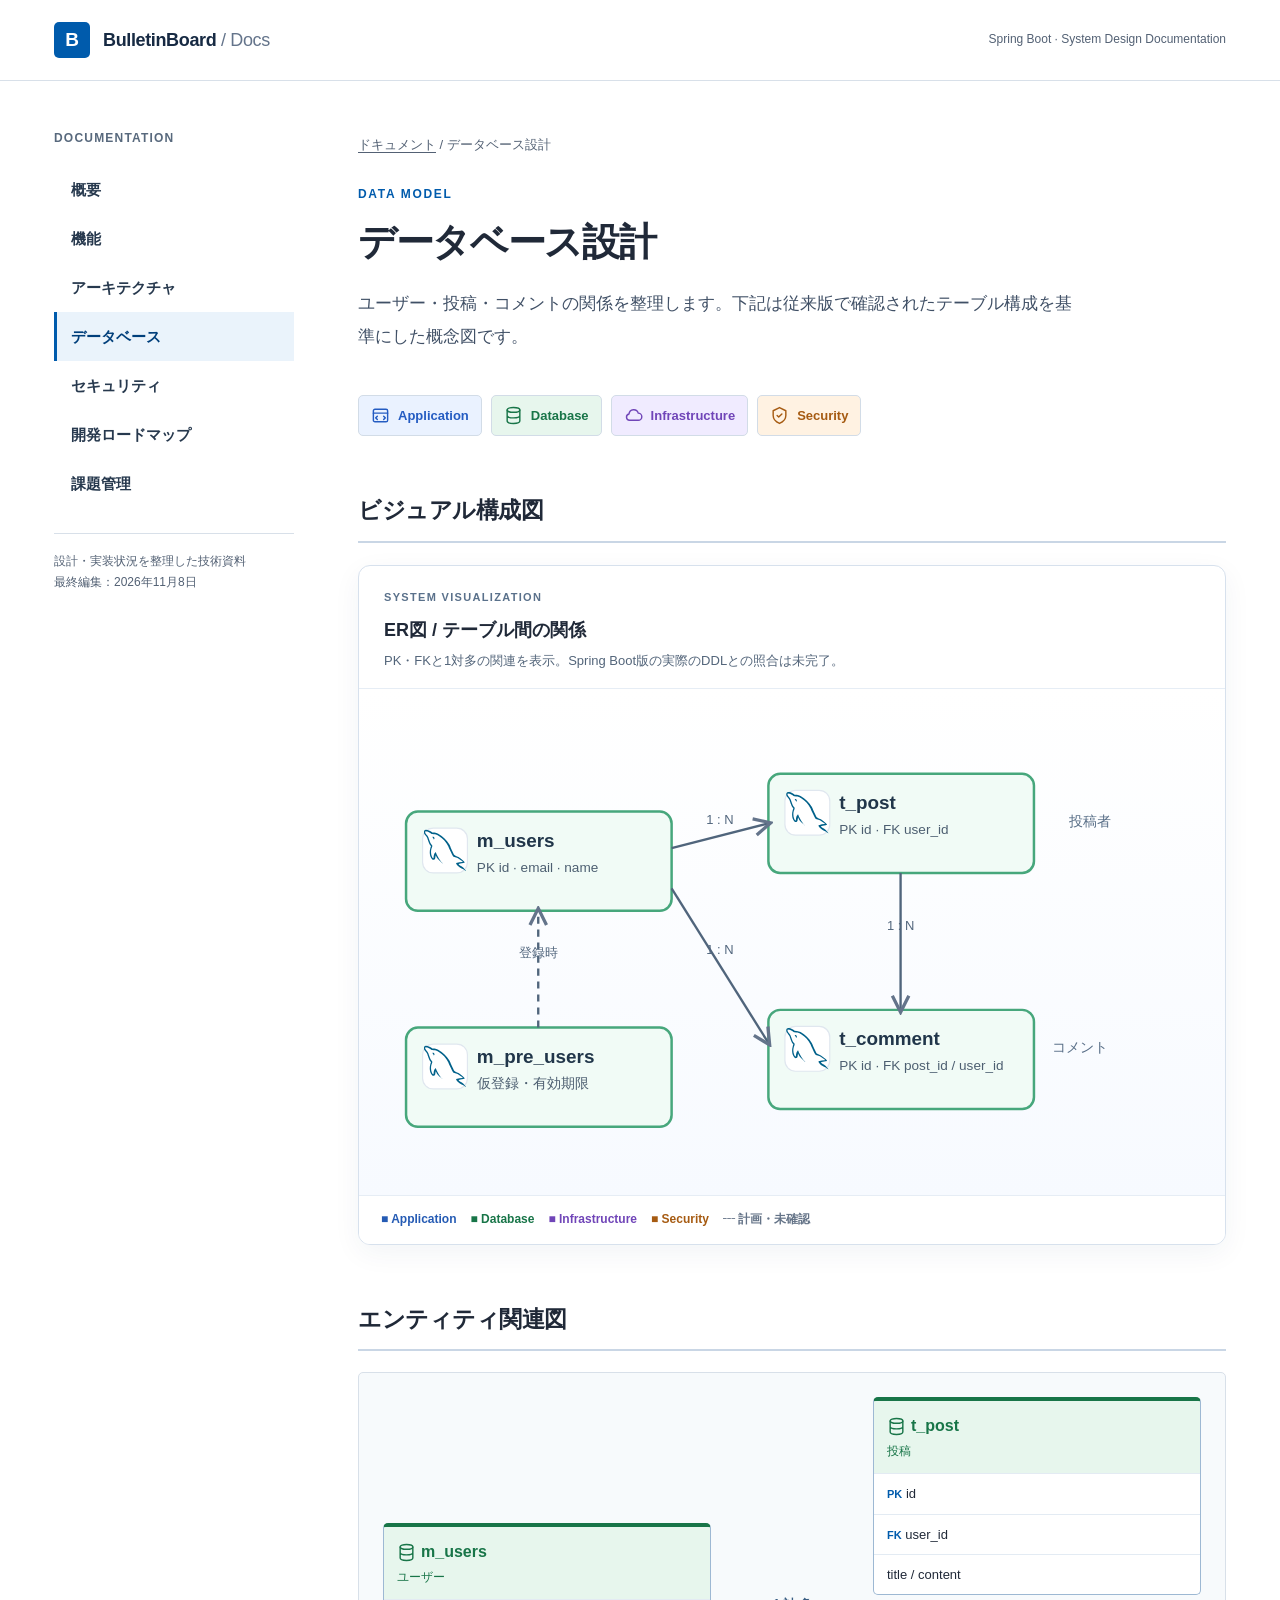
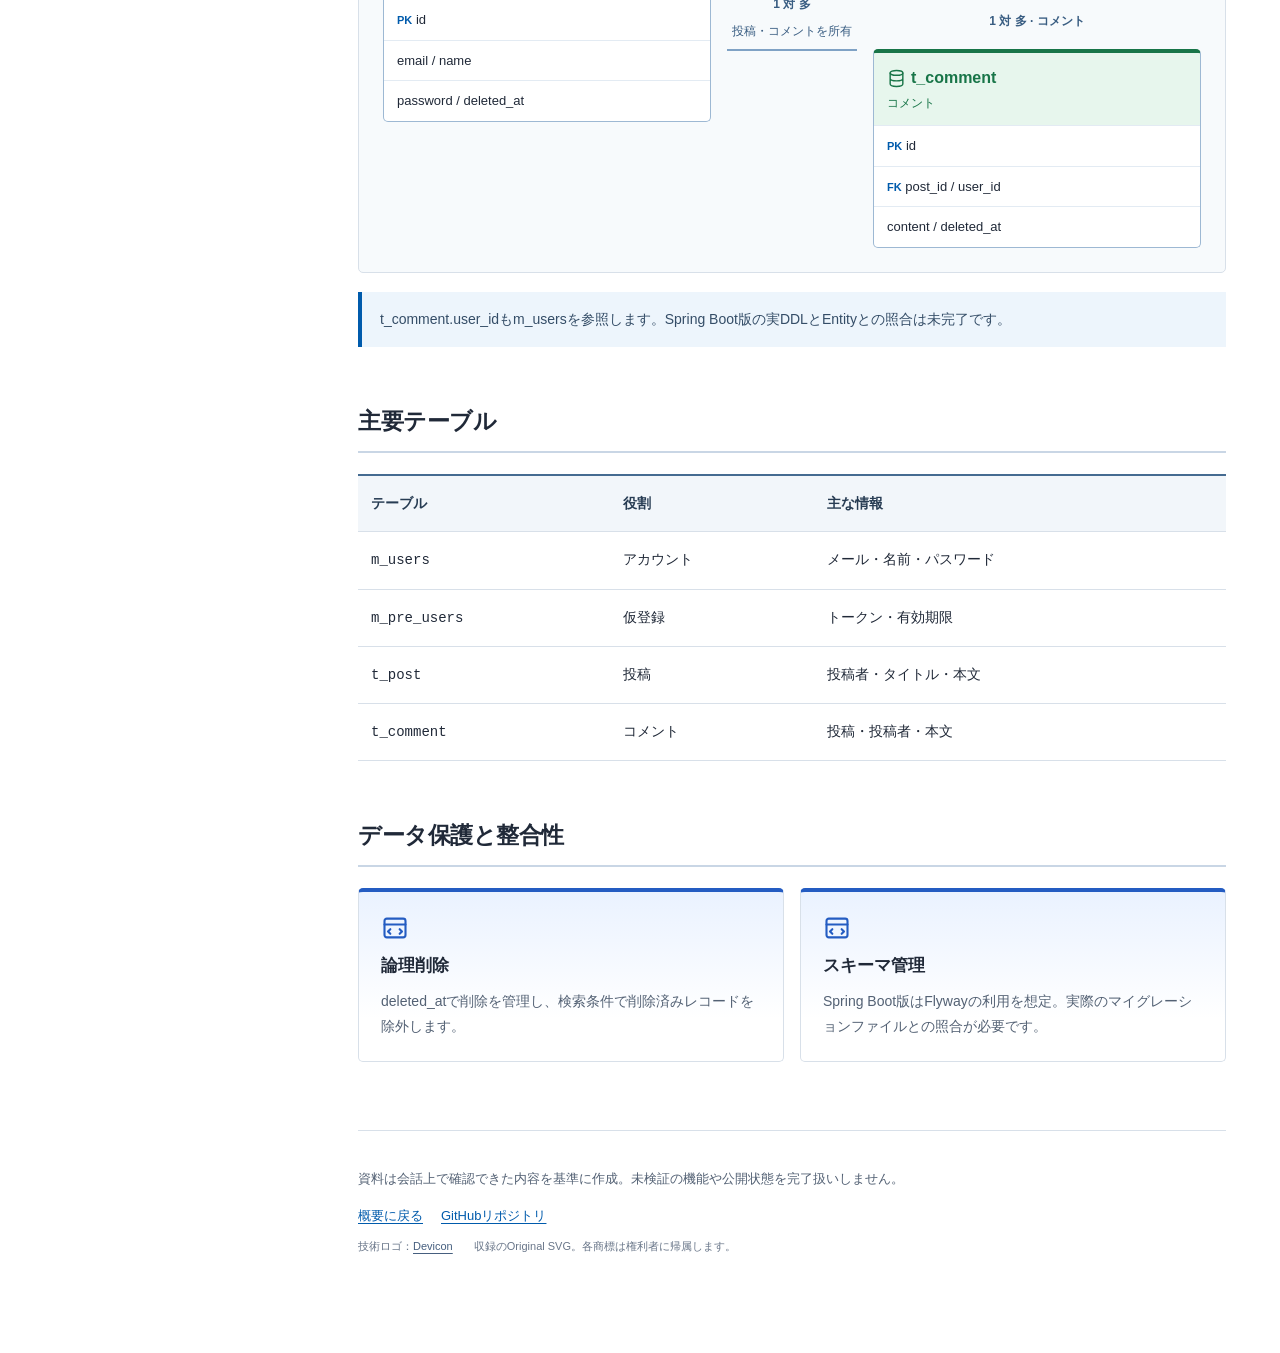
<file: database.html>
<!doctype html><html lang="ja"><head><meta charset="utf-8"><meta name="viewport" content="width=device-width,initial-scale=1"><meta name="description" content="ユーザー・投稿・コメントの関係を整理します。下記は従来版で確認されたテーブル構成を基準にした概念図です。"><title>データベース設計 | BulletinBoard Docs</title><link rel="stylesheet" href="style.css?v=8"></head><body><a class="skip" href="#main">本文へスキップ</a><header class="site-header"><div class="header-inner"><a class="site-logo" href="index.html"><span class="logo-mark" aria-hidden="true">B</span><span>BulletinBoard <span style="font-weight:400;color:#64748b">/ Docs</span></span></a><span class="header-meta">Spring Boot · System Design Documentation</span></div></header><div class="site-layout"><nav class="side-nav" aria-label="ドキュメントナビゲーション"><div class="side-heading">DOCUMENTATION</div><a href="index.html">概要</a><a href="features.html">機能</a><a href="architecture.html">アーキテクチャ</a><a href="database.html" aria-current="page">データベース</a><a href="security.html">セキュリティ</a><a href="roadmap.html">開発ロードマップ</a><a href="issues.html">課題管理</a><div class="side-bottom">設計・実装状況を整理した技術資料<br>最終編集：2026年11月8日</div></nav><main class="content" id="main"><div class="breadcrumb"><a href="index.html">ドキュメント</a> / データベース設計</div><div class="eyebrow">DATA MODEL</div><h1>データベース設計</h1><p class="lead">ユーザー・投稿・コメントの関係を整理します。下記は従来版で確認されたテーブル構成を基準にした概念図です。</p><div class="tech-legend" aria-label="技術カテゴリの色分け"><span class="legend-item tech-app"><svg class="tech-icon" viewBox="0 0 24 24" aria-hidden="true" fill="none" stroke="currentColor" stroke-width="1.8" stroke-linecap="round" stroke-linejoin="round"><rect x="3" y="4" width="18" height="16" rx="2"/><path d="M3 9h18M8 13l-2 2 2 2m8-4 2 2-2 2"/></svg>Application</span><span class="legend-item tech-db"><svg class="tech-icon" viewBox="0 0 24 24" aria-hidden="true" fill="none" stroke="currentColor" stroke-width="1.8" stroke-linecap="round" stroke-linejoin="round"><ellipse cx="12" cy="5" rx="8" ry="3"/><path d="M4 5v14c0 1.7 3.6 3 8 3s8-1.3 8-3V5M4 12c0 1.7 3.6 3 8 3s8-1.3 8-3"/></svg>Database</span><span class="legend-item tech-infra"><svg class="tech-icon" viewBox="0 0 24 24" aria-hidden="true" fill="none" stroke="currentColor" stroke-width="1.8" stroke-linecap="round" stroke-linejoin="round"><path d="M7 18a4 4 0 0 1-.7-7.9A6 6 0 0 1 18 9a4.5 4.5 0 0 1 0 9H7Z"/></svg>Infrastructure</span><span class="legend-item tech-security"><svg class="tech-icon" viewBox="0 0 24 24" aria-hidden="true" fill="none" stroke="currentColor" stroke-width="1.8" stroke-linecap="round" stroke-linejoin="round"><path d="M12 2 4 6v6c0 5 3.5 8 8 10 4.5-2 8-5 8-10V6l-8-4Z"/><path d="m9 12 2 2 4-4"/></svg>Security</span></div><section class="section visual-priority"><h2>ビジュアル構成図</h2><div class="diagram-board"><div class="diagram-board-heading"><span class="diagram-kicker">SYSTEM VISUALIZATION</span><strong>ER図 / テーブル間の関係</strong><p>PK・FKと1対多の関連を表示。Spring Boot版の実際のDDLとの照合は未完了。</p></div><div class="diagram-scroll"><svg class="architecture-svg" viewBox="0 0 710 410" role="img" aria-label="ER図 / テーブル間の関係。PK・FKと1対多の関連を表示。Spring Boot版の実際のDDLとの照合は未完了。" xmlns="http://www.w3.org/2000/svg"><defs><marker id="arr" markerWidth="9" markerHeight="9" refX="7" refY="4.5" orient="auto"><path d="M1 1L8 4.5L1 8" fill="none" stroke="#64748b" stroke-width="1.4"/></marker></defs><g class="svg-node db"><rect x="28" y="92" width="225" height="84" rx="10"/><rect class="svg-icon-bg" x="42" y="106" width="38" height="38" rx="9"/><image class="brand-image" href="assets/logos/mysql.svg" x="43" y="107" width="36" height="36" preserveAspectRatio="xMidYMid meet"/><text class="svg-title" x="88" y="122">m_users</text><text class="svg-sub" x="88" y="143">PK id · email · name</text></g><g class="svg-node db"><rect x="335" y="60" width="225" height="84" rx="10"/><rect class="svg-icon-bg" x="349" y="74" width="38" height="38" rx="9"/><image class="brand-image" href="assets/logos/mysql.svg" x="350" y="75" width="36" height="36" preserveAspectRatio="xMidYMid meet"/><text class="svg-title" x="395" y="90">t_post</text><text class="svg-sub" x="395" y="111">PK id · FK user_id</text></g><g class="svg-node db"><rect x="335" y="260" width="225" height="84" rx="10"/><rect class="svg-icon-bg" x="349" y="274" width="38" height="38" rx="9"/><image class="brand-image" href="assets/logos/mysql.svg" x="350" y="275" width="36" height="36" preserveAspectRatio="xMidYMid meet"/><text class="svg-title" x="395" y="290">t_comment</text><text class="svg-sub" x="395" y="311">PK id · FK post_id / user_id</text></g><g class="svg-node db"><rect x="28" y="275" width="225" height="84" rx="10"/><rect class="svg-icon-bg" x="42" y="289" width="38" height="38" rx="9"/><image class="brand-image" href="assets/logos/mysql.svg" x="43" y="290" width="36" height="36" preserveAspectRatio="xMidYMid meet"/><text class="svg-title" x="88" y="305">m_pre_users</text><text class="svg-sub" x="88" y="326">仮登録・有効期限</text></g><g class="svg-edge"><path d="M253 123 L335 102"  marker-end="url(#arr)"/><text x="294" y="102.5" text-anchor="middle">1 : N</text></g><g class="svg-edge"><path d="M447 144 L447 260"  marker-end="url(#arr)"/><text x="447" y="192" text-anchor="middle">1 : N</text></g><g class="svg-edge"><path d="M253 157 L335 288"  marker-end="url(#arr)"/><text x="294" y="212.5" text-anchor="middle">1 : N</text></g><g class="svg-edge"><path d="M140 275 L140 176" stroke-dasharray="6 5" marker-end="url(#arr)"/><text x="140" y="215.5" text-anchor="middle">登録時</text></g><text class="svg-note" x="590" y="104">投稿者</text><text class="svg-note" x="575" y="296">コメント</text></svg></div><div class="diagram-key"><span class="key-app">■ Application</span><span class="key-db">■ Database</span><span class="key-infra">■ Infrastructure</span><span class="key-security">■ Security</span><span class="key-plan">┄ 計画・未確認</span></div></div></section><section class="section"><h2>エンティティ関連図</h2><div class="er-diagram"><div class="entity-table"><div class="entity-title"><svg class="tech-icon" viewBox="0 0 24 24" aria-hidden="true" fill="none" stroke="currentColor" stroke-width="1.8" stroke-linecap="round" stroke-linejoin="round"><ellipse cx="12" cy="5" rx="8" ry="3"/><path d="M4 5v14c0 1.7 3.6 3 8 3s8-1.3 8-3V5M4 12c0 1.7 3.6 3 8 3s8-1.3 8-3"/></svg>m_users <small>ユーザー</small></div><div><b>PK</b> id</div><div>email / name</div><div>password / deleted_at</div></div><div class="er-rel"><span>1 対 多</span><span>投稿・コメントを所有</span><span class="er-stroke"></span></div><div class="entity-group"><div class="entity-table"><div class="entity-title"><svg class="tech-icon" viewBox="0 0 24 24" aria-hidden="true" fill="none" stroke="currentColor" stroke-width="1.8" stroke-linecap="round" stroke-linejoin="round"><ellipse cx="12" cy="5" rx="8" ry="3"/><path d="M4 5v14c0 1.7 3.6 3 8 3s8-1.3 8-3V5M4 12c0 1.7 3.6 3 8 3s8-1.3 8-3"/></svg>t_post <small>投稿</small></div><div><b>PK</b> id</div><div><b>FK</b> user_id</div><div>title / content</div></div><div class="er-rel vertical"><span>1 対 多 · コメント</span></div><div class="entity-table"><div class="entity-title"><svg class="tech-icon" viewBox="0 0 24 24" aria-hidden="true" fill="none" stroke="currentColor" stroke-width="1.8" stroke-linecap="round" stroke-linejoin="round"><ellipse cx="12" cy="5" rx="8" ry="3"/><path d="M4 5v14c0 1.7 3.6 3 8 3s8-1.3 8-3V5M4 12c0 1.7 3.6 3 8 3s8-1.3 8-3"/></svg>t_comment <small>コメント</small></div><div><b>PK</b> id</div><div><b>FK</b> post_id / user_id</div><div>content / deleted_at</div></div></div></div><div class="callout">t_comment.user_idもm_usersを参照します。Spring Boot版の実DDLとEntityとの照合は未完了です。</div></section><section class="section"><h2>主要テーブル</h2><div class="table-scroll"><table><thead><tr><th>テーブル</th><th>役割</th><th>主な情報</th></tr></thead><tbody><tr><td><code>m_users</code></td><td>アカウント</td><td>メール・名前・パスワード</td></tr><tr><td><code>m_pre_users</code></td><td>仮登録</td><td>トークン・有効期限</td></tr><tr><td><code>t_post</code></td><td>投稿</td><td>投稿者・タイトル・本文</td></tr><tr><td><code>t_comment</code></td><td>コメント</td><td>投稿・投稿者・本文</td></tr></tbody></table></div></section><section class="section"><h2>データ保護と整合性</h2><div class="split"><div class="info-card tech-app"><svg class="tech-icon" viewBox="0 0 24 24" aria-hidden="true" fill="none" stroke="currentColor" stroke-width="1.8" stroke-linecap="round" stroke-linejoin="round"><rect x="3" y="4" width="18" height="16" rx="2"/><path d="M3 9h18M8 13l-2 2 2 2m8-4 2 2-2 2"/></svg><h3>論理削除</h3><p>deleted_atで削除を管理し、検索条件で削除済みレコードを除外します。</p></div><div class="info-card tech-app"><svg class="tech-icon" viewBox="0 0 24 24" aria-hidden="true" fill="none" stroke="currentColor" stroke-width="1.8" stroke-linecap="round" stroke-linejoin="round"><rect x="3" y="4" width="18" height="16" rx="2"/><path d="M3 9h18M8 13l-2 2 2 2m8-4 2 2-2 2"/></svg><h3>スキーマ管理</h3><p>Spring Boot版はFlywayの利用を想定。実際のマイグレーションファイルとの照合が必要です。</p></div></div></section><footer class="site-footer"><p>資料は会話上で確認できた内容を基準に作成。未検証の機能や公開状態を完了扱いしません。</p><a href="index.html">概要に戻る</a><a href="https://github.com/hiroki0909/bulletinboard-docs">GitHubリポジトリ</a><span class="brand-credit">技術ロゴ：<a href="https://github.com/devicons/devicon" target="_blank" rel="noopener noreferrer">Devicon</a> 収録のOriginal SVG。各商標は権利者に帰属します。</span></footer></main></div></body></html>
</file>
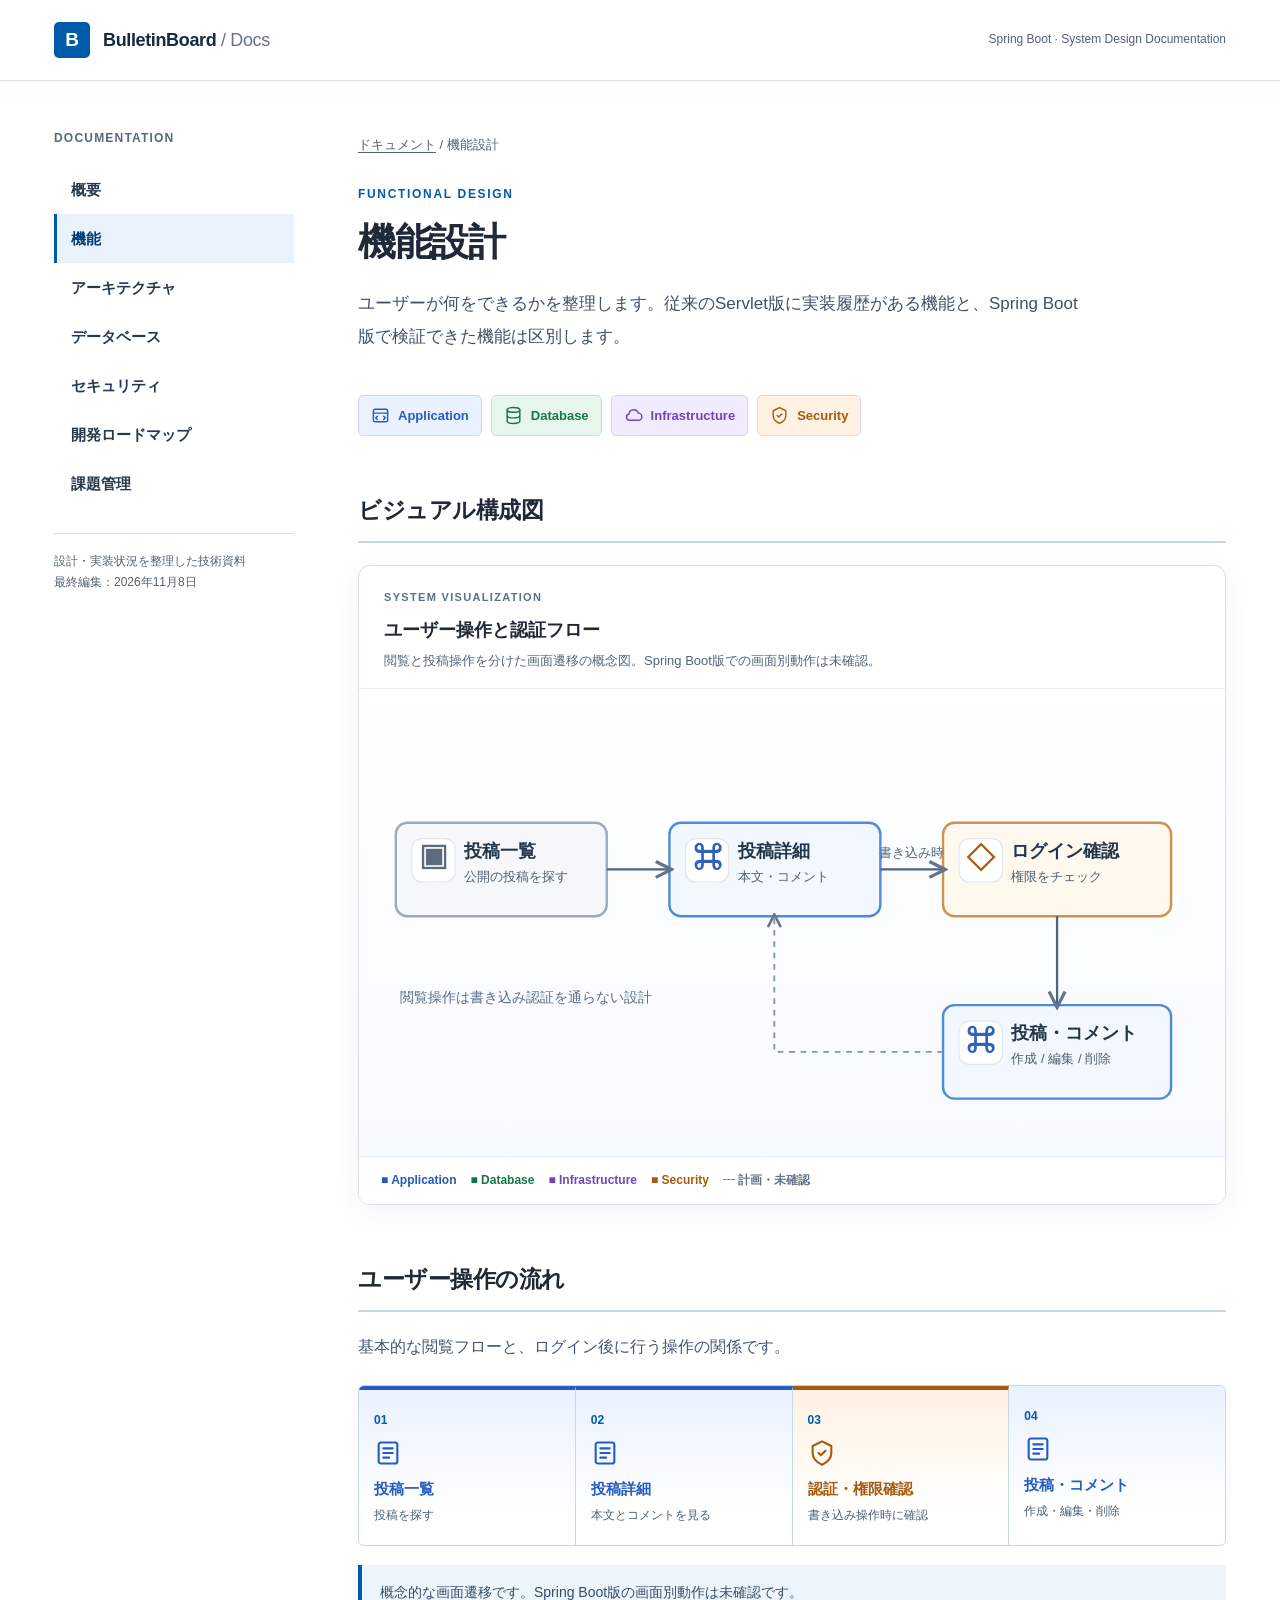
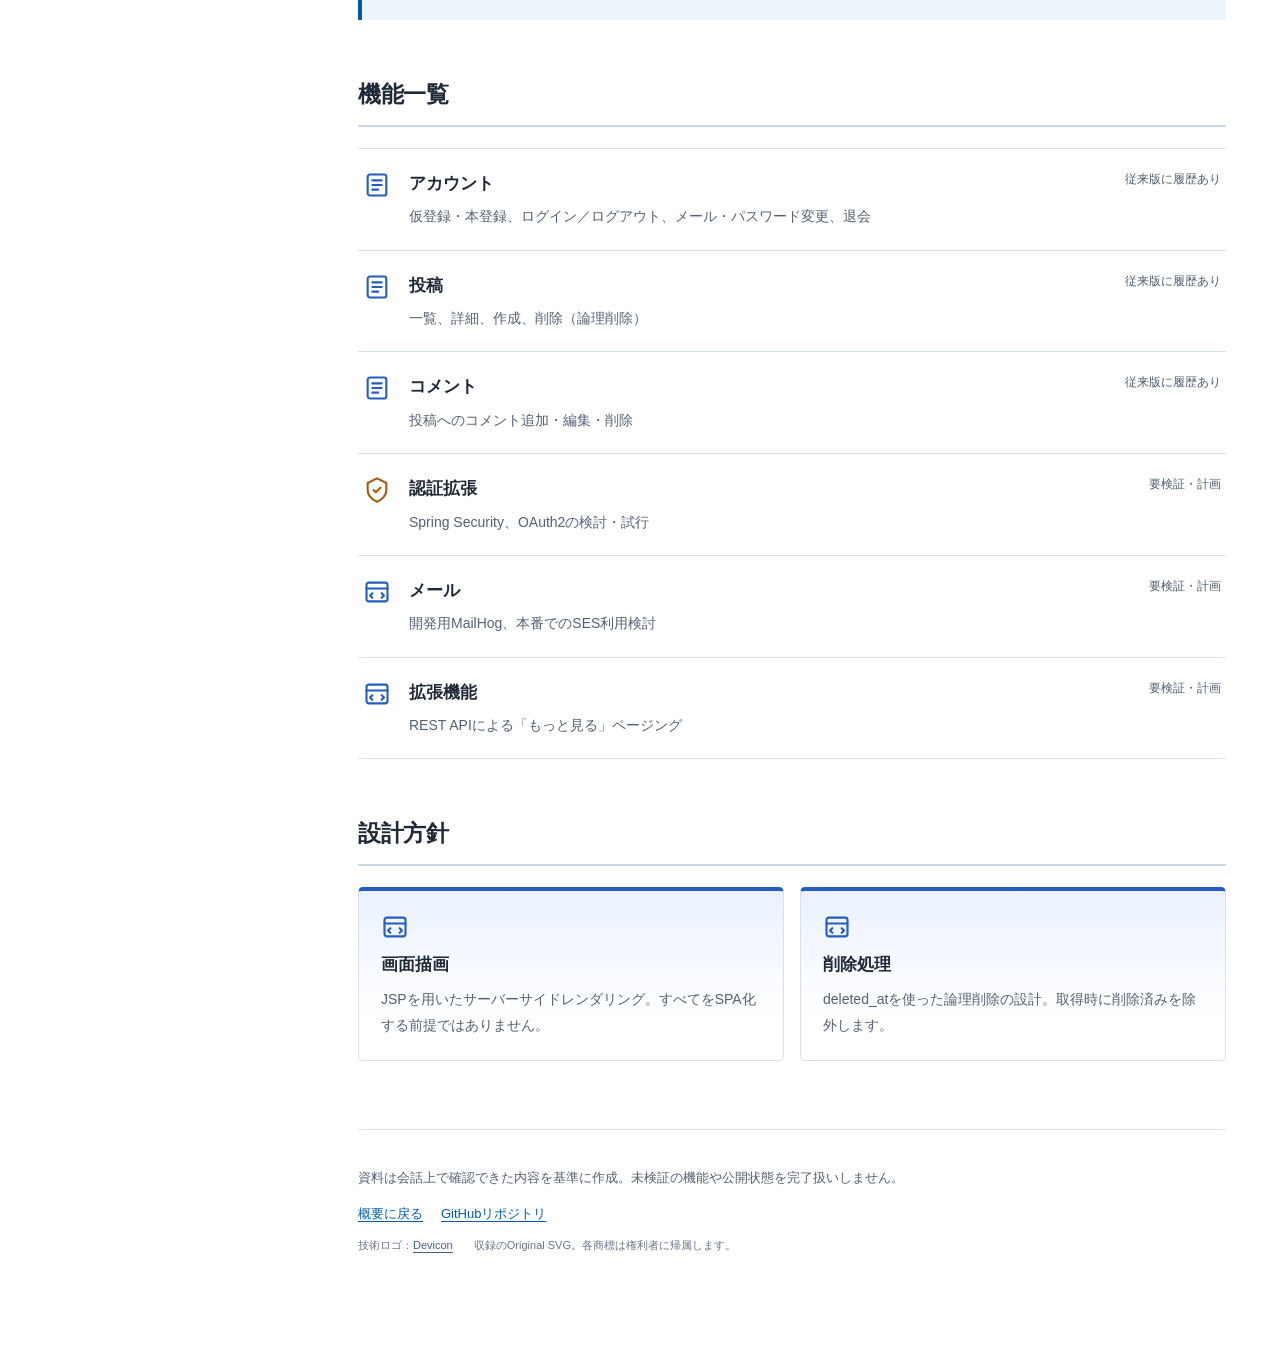
<file: features.html>
<!doctype html><html lang="ja"><head><meta charset="utf-8"><meta name="viewport" content="width=device-width,initial-scale=1"><meta name="description" content="ユーザーが何をできるかを整理します。従来のServlet版に実装履歴がある機能と、Spring Boot版で検証できた機能は区別します。"><title>機能設計 | BulletinBoard Docs</title><link rel="stylesheet" href="style.css?v=8"></head><body><a class="skip" href="#main">本文へスキップ</a><header class="site-header"><div class="header-inner"><a class="site-logo" href="index.html"><span class="logo-mark" aria-hidden="true">B</span><span>BulletinBoard <span style="font-weight:400;color:#64748b">/ Docs</span></span></a><span class="header-meta">Spring Boot · System Design Documentation</span></div></header><div class="site-layout"><nav class="side-nav" aria-label="ドキュメントナビゲーション"><div class="side-heading">DOCUMENTATION</div><a href="index.html">概要</a><a href="features.html" aria-current="page">機能</a><a href="architecture.html">アーキテクチャ</a><a href="database.html">データベース</a><a href="security.html">セキュリティ</a><a href="roadmap.html">開発ロードマップ</a><a href="issues.html">課題管理</a><div class="side-bottom">設計・実装状況を整理した技術資料<br>最終編集：2026年11月8日</div></nav><main class="content" id="main"><div class="breadcrumb"><a href="index.html">ドキュメント</a> / 機能設計</div><div class="eyebrow">FUNCTIONAL DESIGN</div><h1>機能設計</h1><p class="lead">ユーザーが何をできるかを整理します。従来のServlet版に実装履歴がある機能と、Spring Boot版で検証できた機能は区別します。</p><div class="tech-legend" aria-label="技術カテゴリの色分け"><span class="legend-item tech-app"><svg class="tech-icon" viewBox="0 0 24 24" aria-hidden="true" fill="none" stroke="currentColor" stroke-width="1.8" stroke-linecap="round" stroke-linejoin="round"><rect x="3" y="4" width="18" height="16" rx="2"/><path d="M3 9h18M8 13l-2 2 2 2m8-4 2 2-2 2"/></svg>Application</span><span class="legend-item tech-db"><svg class="tech-icon" viewBox="0 0 24 24" aria-hidden="true" fill="none" stroke="currentColor" stroke-width="1.8" stroke-linecap="round" stroke-linejoin="round"><ellipse cx="12" cy="5" rx="8" ry="3"/><path d="M4 5v14c0 1.7 3.6 3 8 3s8-1.3 8-3V5M4 12c0 1.7 3.6 3 8 3s8-1.3 8-3"/></svg>Database</span><span class="legend-item tech-infra"><svg class="tech-icon" viewBox="0 0 24 24" aria-hidden="true" fill="none" stroke="currentColor" stroke-width="1.8" stroke-linecap="round" stroke-linejoin="round"><path d="M7 18a4 4 0 0 1-.7-7.9A6 6 0 0 1 18 9a4.5 4.5 0 0 1 0 9H7Z"/></svg>Infrastructure</span><span class="legend-item tech-security"><svg class="tech-icon" viewBox="0 0 24 24" aria-hidden="true" fill="none" stroke="currentColor" stroke-width="1.8" stroke-linecap="round" stroke-linejoin="round"><path d="M12 2 4 6v6c0 5 3.5 8 8 10 4.5-2 8-5 8-10V6l-8-4Z"/><path d="m9 12 2 2 4-4"/></svg>Security</span></div><section class="section visual-priority"><h2>ビジュアル構成図</h2><div class="diagram-board"><div class="diagram-board-heading"><span class="diagram-kicker">SYSTEM VISUALIZATION</span><strong>ユーザー操作と認証フロー</strong><p>閲覧と投稿操作を分けた画面遷移の概念図。Spring Boot版での画面別動作は未確認。</p></div><div class="diagram-scroll" role="region" aria-label="ユーザー操作と認証フローの図" tabindex="0"><svg class="architecture-svg" viewBox="0 0 735 390" role="img" aria-label="ユーザー操作と認証フロー。閲覧と投稿操作を分けた画面遷移の概念図。Spring Boot版での画面別動作は未確認。" xmlns="http://www.w3.org/2000/svg"><defs><marker id="arr" markerWidth="9" markerHeight="9" refX="7" refY="4.5" orient="auto"><path d="M1 1L8 4.5L1 8" fill="none" stroke="#64748b" stroke-width="1.4"/></marker></defs><g class="svg-node browser"><rect x="20" y="105" width="185" height="82" rx="10"/><rect class="svg-icon-bg" x="34" y="119" width="38" height="38" rx="9"/><text class="svg-symbol" x="53" y="145" text-anchor="middle">▣</text><text class="svg-title" x="80" y="135">投稿一覧</text><text class="svg-sub" x="80" y="156">公開の投稿を探す</text></g><g class="svg-node app"><rect x="260" y="105" width="185" height="82" rx="10"/><rect class="svg-icon-bg" x="274" y="119" width="38" height="38" rx="9"/><text class="svg-symbol" x="293" y="145" text-anchor="middle">⌘</text><text class="svg-title" x="320" y="135">投稿詳細</text><text class="svg-sub" x="320" y="156">本文・コメント</text></g><g class="svg-node security"><rect x="500" y="105" width="200" height="82" rx="10"/><rect class="svg-icon-bg" x="514" y="119" width="38" height="38" rx="9"/><text class="svg-symbol" x="533" y="145" text-anchor="middle">◇</text><text class="svg-title" x="560" y="135">ログイン確認</text><text class="svg-sub" x="560" y="156">権限をチェック</text></g><g class="svg-node app"><rect x="500" y="265" width="200" height="82" rx="10"/><rect class="svg-icon-bg" x="514" y="279" width="38" height="38" rx="9"/><text class="svg-symbol" x="533" y="305" text-anchor="middle">⌘</text><text class="svg-title" x="560" y="295">投稿・コメント</text><text class="svg-sub" x="560" y="316">作成 / 編集 / 削除</text></g><g class="svg-edge"><path d="M205 146 L260 146"  marker-end="url(#arr)"/></g><g class="svg-edge"><path d="M445 146 L500 146"  marker-end="url(#arr)"/><text x="472.5" y="135" text-anchor="middle">書き込み時</text></g><g class="svg-edge"><path d="M600 187 L600 265"  marker-end="url(#arr)"/></g><path class="svg-return" d="M500 306H352V187" marker-end="url(#arr)"/><text class="svg-note" x="24" y="262">閲覧操作は書き込み認証を通らない設計</text></svg></div><div class="diagram-key"><span class="key-app">■ Application</span><span class="key-db">■ Database</span><span class="key-infra">■ Infrastructure</span><span class="key-security">■ Security</span><span class="key-plan">┄ 計画・未確認</span></div></div></section><section class="section"><h2>ユーザー操作の流れ</h2><p class="section-intro">基本的な閲覧フローと、ログイン後に行う操作の関係です。</p><div class="process" role="list"><div class="process-item tech-post" role="listitem"><span class="num">01</span><svg class="tech-icon" viewBox="0 0 24 24" aria-hidden="true" fill="none" stroke="currentColor" stroke-width="1.8" stroke-linecap="round" stroke-linejoin="round"><rect x="4" y="3" width="16" height="18" rx="2"/><path d="M8 8h8M8 12h8M8 16h5"/></svg><strong>投稿一覧</strong><span>投稿を探す</span></div><div class="process-item tech-post" role="listitem"><span class="num">02</span><svg class="tech-icon" viewBox="0 0 24 24" aria-hidden="true" fill="none" stroke="currentColor" stroke-width="1.8" stroke-linecap="round" stroke-linejoin="round"><rect x="4" y="3" width="16" height="18" rx="2"/><path d="M8 8h8M8 12h8M8 16h5"/></svg><strong>投稿詳細</strong><span>本文とコメントを見る</span></div><div class="process-item tech-security" role="listitem"><span class="num">03</span><svg class="tech-icon" viewBox="0 0 24 24" aria-hidden="true" fill="none" stroke="currentColor" stroke-width="1.8" stroke-linecap="round" stroke-linejoin="round"><path d="M12 2 4 6v6c0 5 3.5 8 8 10 4.5-2 8-5 8-10V6l-8-4Z"/><path d="m9 12 2 2 4-4"/></svg><strong>認証・権限確認</strong><span>書き込み操作時に確認</span></div><div class="process-item tech-post" role="listitem"><span class="num">04</span><svg class="tech-icon" viewBox="0 0 24 24" aria-hidden="true" fill="none" stroke="currentColor" stroke-width="1.8" stroke-linecap="round" stroke-linejoin="round"><rect x="4" y="3" width="16" height="18" rx="2"/><path d="M8 8h8M8 12h8M8 16h5"/></svg><strong>投稿・コメント</strong><span>作成・編集・削除</span></div></div><div class="callout">概念的な画面遷移です。Spring Boot版の画面別動作は未確認です。</div></section><section class="section"><h2>機能一覧</h2><div class="feature-list"><div class="feature-row tech-post"><svg class="tech-icon" viewBox="0 0 24 24" aria-hidden="true" fill="none" stroke="currentColor" stroke-width="1.8" stroke-linecap="round" stroke-linejoin="round"><rect x="4" y="3" width="16" height="18" rx="2"/><path d="M8 8h8M8 12h8M8 16h5"/></svg><div><h3>アカウント</h3><p>仮登録・本登録、ログイン／ログアウト、メール・パスワード変更、退会</p></div><span class="feature-meta">従来版に履歴あり</span></div><div class="feature-row tech-post"><svg class="tech-icon" viewBox="0 0 24 24" aria-hidden="true" fill="none" stroke="currentColor" stroke-width="1.8" stroke-linecap="round" stroke-linejoin="round"><rect x="4" y="3" width="16" height="18" rx="2"/><path d="M8 8h8M8 12h8M8 16h5"/></svg><div><h3>投稿</h3><p>一覧、詳細、作成、削除（論理削除）</p></div><span class="feature-meta">従来版に履歴あり</span></div><div class="feature-row tech-post"><svg class="tech-icon" viewBox="0 0 24 24" aria-hidden="true" fill="none" stroke="currentColor" stroke-width="1.8" stroke-linecap="round" stroke-linejoin="round"><rect x="4" y="3" width="16" height="18" rx="2"/><path d="M8 8h8M8 12h8M8 16h5"/></svg><div><h3>コメント</h3><p>投稿へのコメント追加・編集・削除</p></div><span class="feature-meta">従来版に履歴あり</span></div><div class="feature-row tech-security"><svg class="tech-icon" viewBox="0 0 24 24" aria-hidden="true" fill="none" stroke="currentColor" stroke-width="1.8" stroke-linecap="round" stroke-linejoin="round"><path d="M12 2 4 6v6c0 5 3.5 8 8 10 4.5-2 8-5 8-10V6l-8-4Z"/><path d="m9 12 2 2 4-4"/></svg><div><h3>認証拡張</h3><p>Spring Security、OAuth2の検討・試行</p></div><span class="feature-meta">要検証・計画</span></div><div class="feature-row tech-app"><svg class="tech-icon" viewBox="0 0 24 24" aria-hidden="true" fill="none" stroke="currentColor" stroke-width="1.8" stroke-linecap="round" stroke-linejoin="round"><rect x="3" y="4" width="18" height="16" rx="2"/><path d="M3 9h18M8 13l-2 2 2 2m8-4 2 2-2 2"/></svg><div><h3>メール</h3><p>開発用MailHog、本番でのSES利用検討</p></div><span class="feature-meta">要検証・計画</span></div><div class="feature-row tech-app"><svg class="tech-icon" viewBox="0 0 24 24" aria-hidden="true" fill="none" stroke="currentColor" stroke-width="1.8" stroke-linecap="round" stroke-linejoin="round"><rect x="3" y="4" width="18" height="16" rx="2"/><path d="M3 9h18M8 13l-2 2 2 2m8-4 2 2-2 2"/></svg><div><h3>拡張機能</h3><p>REST APIによる「もっと見る」ページング</p></div><span class="feature-meta">要検証・計画</span></div></div></section><section class="section"><h2>設計方針</h2><div class="split"><div class="info-card tech-app"><svg class="tech-icon" viewBox="0 0 24 24" aria-hidden="true" fill="none" stroke="currentColor" stroke-width="1.8" stroke-linecap="round" stroke-linejoin="round"><rect x="3" y="4" width="18" height="16" rx="2"/><path d="M3 9h18M8 13l-2 2 2 2m8-4 2 2-2 2"/></svg><h3>画面描画</h3><p>JSPを用いたサーバーサイドレンダリング。すべてをSPA化する前提ではありません。</p></div><div class="info-card tech-app"><svg class="tech-icon" viewBox="0 0 24 24" aria-hidden="true" fill="none" stroke="currentColor" stroke-width="1.8" stroke-linecap="round" stroke-linejoin="round"><rect x="3" y="4" width="18" height="16" rx="2"/><path d="M3 9h18M8 13l-2 2 2 2m8-4 2 2-2 2"/></svg><h3>削除処理</h3><p>deleted_atを使った論理削除の設計。取得時に削除済みを除外します。</p></div></div></section><footer class="site-footer"><p>資料は会話上で確認できた内容を基準に作成。未検証の機能や公開状態を完了扱いしません。</p><a href="index.html">概要に戻る</a><a href="https://github.com/hiroki0909/bulletinboard-docs">GitHubリポジトリ</a><span class="brand-credit">技術ロゴ：<a href="https://github.com/devicons/devicon" target="_blank" rel="noopener noreferrer">Devicon</a> 収録のOriginal SVG。各商標は権利者に帰属します。</span></footer></main></div></body></html>
</file>
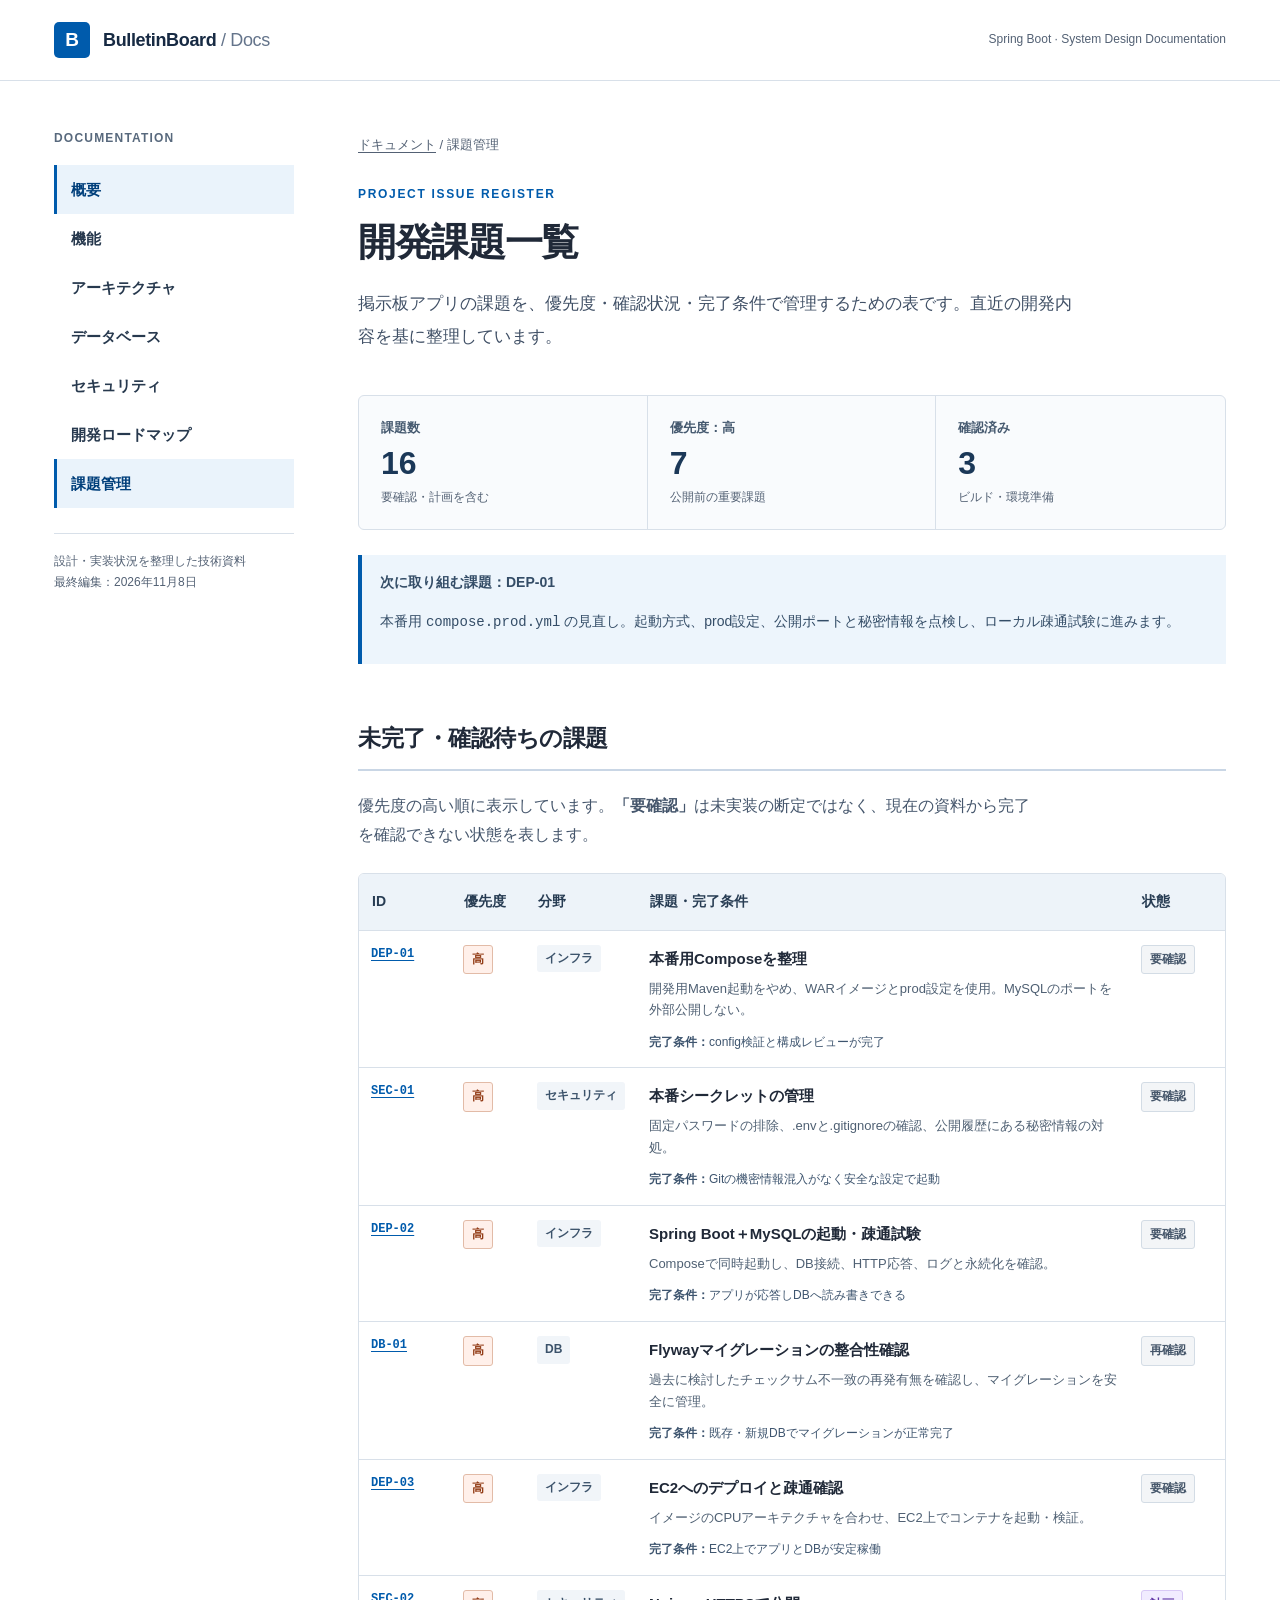
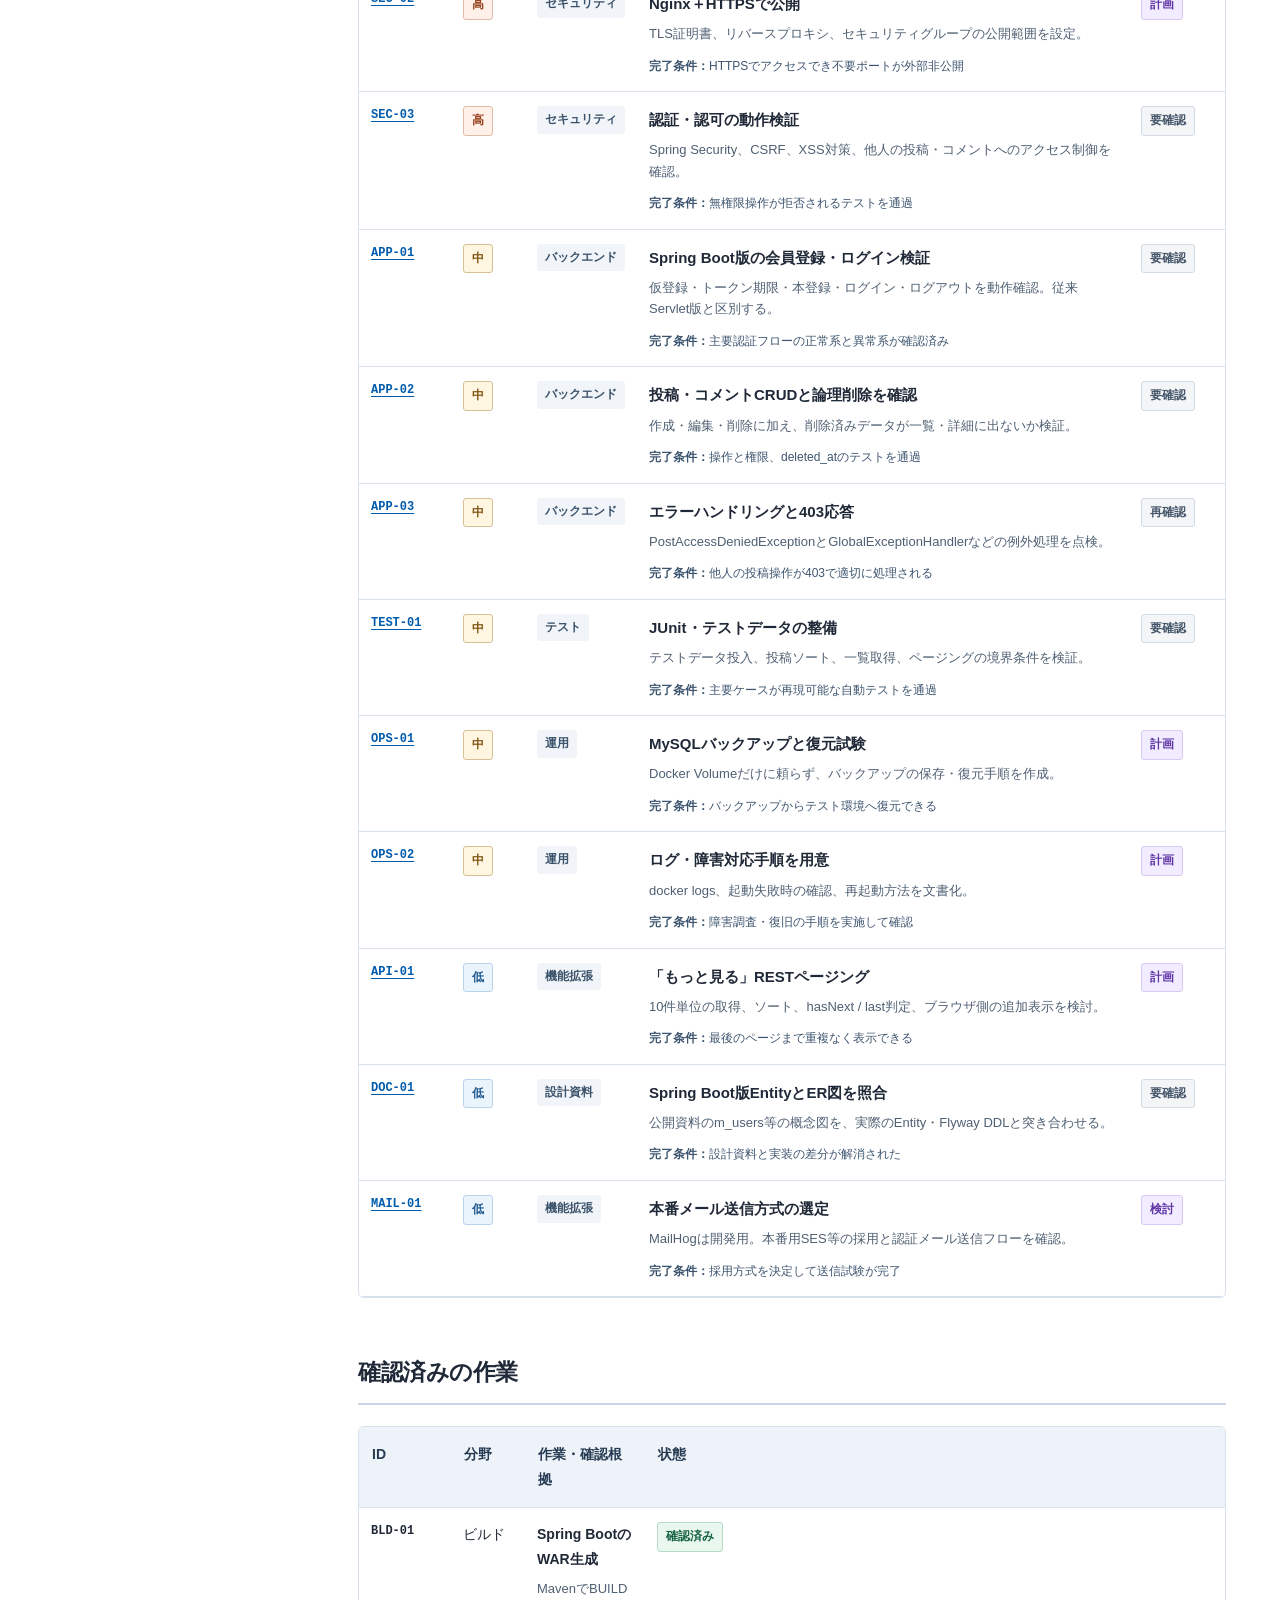
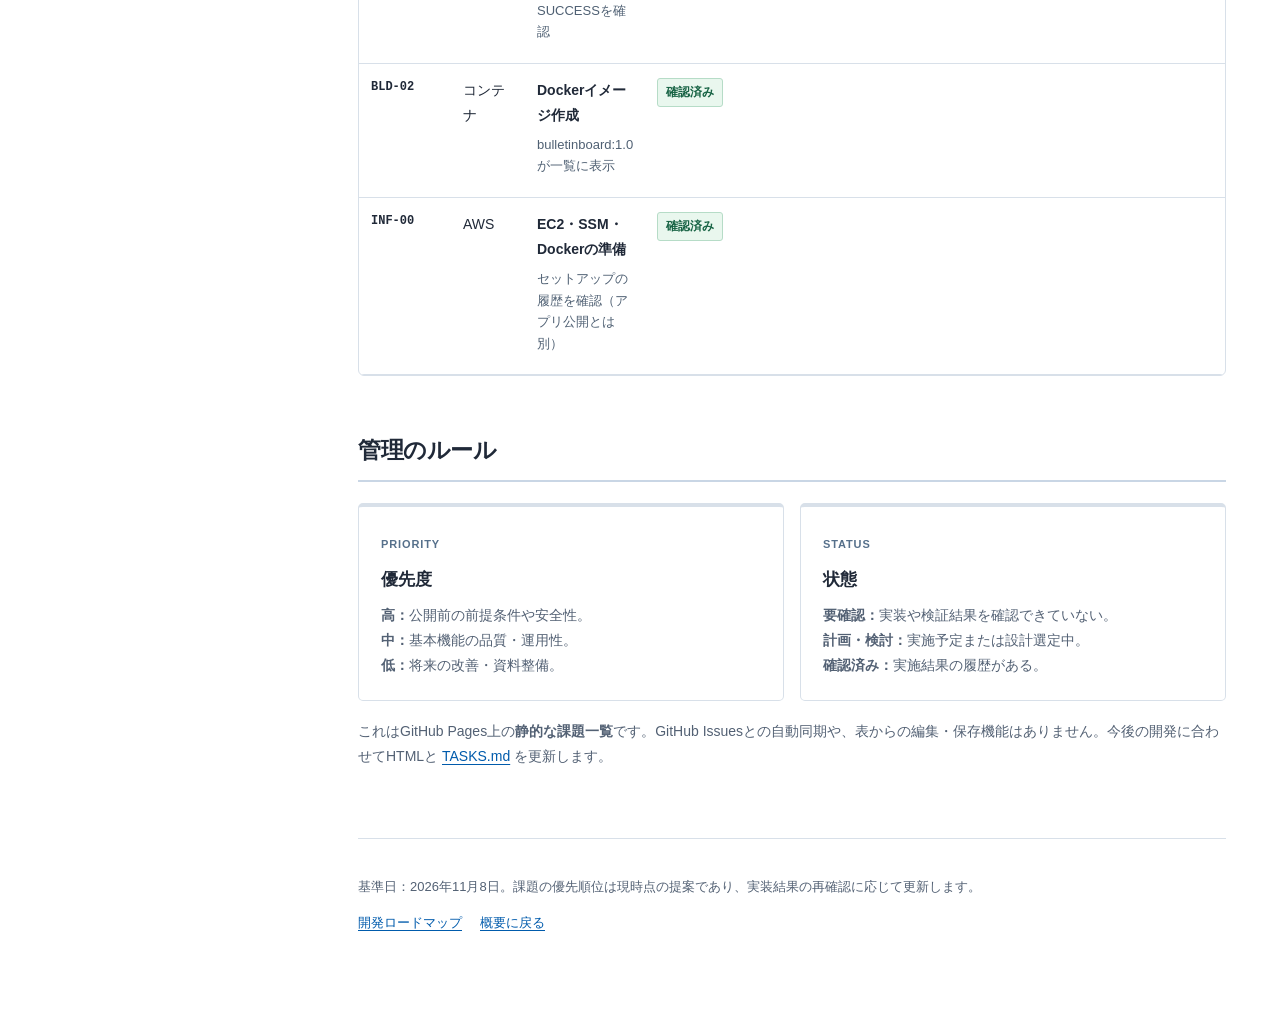
<file: issues.html>
<!doctype html><html lang="ja"><head><meta charset="utf-8"><meta name="viewport" content="width=device-width,initial-scale=1"><meta name="description" content="掲示板アプリの開発課題を優先度・進捗・完了条件で整理した一覧。"><title>課題管理 | BulletinBoard Docs</title><link rel="stylesheet" href="style.css?v=8"></head><body><a class="skip" href="#main">本文へスキップ</a><header class="site-header"><div class="header-inner"><a class="site-logo" href="index.html"><span class="logo-mark" aria-hidden="true">B</span><span>BulletinBoard <span style="font-weight:400;color:#64748b">/ Docs</span></span></a><span class="header-meta">Spring Boot · System Design Documentation</span></div></header><div class="site-layout"><nav class="side-nav" aria-label="ドキュメントナビゲーション"><div class="side-heading">DOCUMENTATION</div><a href="index.html" aria-current="page">概要</a><a href="features.html">機能</a><a href="architecture.html">アーキテクチャ</a><a href="database.html">データベース</a><a href="security.html">セキュリティ</a><a href="roadmap.html">開発ロードマップ</a><a href="issues.html" aria-current="page">課題管理</a><div class="side-bottom">設計・実装状況を整理した技術資料<br>最終編集：2026年11月8日</div></nav><main class="content" id="main">
<div class="breadcrumb"><a href="index.html">ドキュメント</a> / 課題管理</div>
<div class="eyebrow">PROJECT ISSUE REGISTER</div>
<h1>開発課題一覧</h1>
<p class="lead">掲示板アプリの課題を、優先度・確認状況・完了条件で管理するための表です。直近の開発内容を基に整理しています。</p>
<div class="issue-summary" aria-label="課題サマリー">
<div><span>課題数</span><strong>16</strong><small>要確認・計画を含む</small></div>
<div><span>優先度：高</span><strong>7</strong><small>公開前の重要課題</small></div>
<div><span>確認済み</span><strong>3</strong><small>ビルド・環境準備</small></div>
</div>
<div class="callout"><strong>次に取り組む課題：DEP-01</strong><p>本番用 <code>compose.prod.yml</code> の見直し。起動方式、prod設定、公開ポートと秘密情報を点検し、ローカル疎通試験に進みます。</p></div>
<section class="section" id="open-issues">
<h2>未完了・確認待ちの課題</h2>
<p class="section-intro">優先度の高い順に表示しています。<b>「要確認」</b>は未実装の断定ではなく、現在の資料から完了を確認できない状態を表します。</p>
<div class="issue-table-wrap" role="region" tabindex="0" aria-label="開発課題一覧表。横方向にスクロールできます">
<table class="issue-table"><thead><tr><th scope="col">ID</th><th scope="col">優先度</th><th scope="col">分野</th><th scope="col">課題・完了条件</th><th scope="col">状態</th></tr></thead>
<tbody><tr id="dep-01">
<td class="id-cell"><a href="#dep-01">DEP-01</a></td>
<td><span class="issue-priority high">高</span></td>
<td><span class="issue-category">インフラ</span></td>
<td class="issue-details"><strong>本番用Composeを整理</strong><p>開発用Maven起動をやめ、WARイメージとprod設定を使用。MySQLのポートを外部公開しない。</p><div class="issue-done"><b>完了条件：</b>config検証と構成レビューが完了</div></td>
<td><span class="issue-state verify">要確認</span></td></tr><tr id="sec-01">
<td class="id-cell"><a href="#sec-01">SEC-01</a></td>
<td><span class="issue-priority high">高</span></td>
<td><span class="issue-category">セキュリティ</span></td>
<td class="issue-details"><strong>本番シークレットの管理</strong><p>固定パスワードの排除、.envと.gitignoreの確認、公開履歴にある秘密情報の対処。</p><div class="issue-done"><b>完了条件：</b>Gitの機密情報混入がなく安全な設定で起動</div></td>
<td><span class="issue-state verify">要確認</span></td></tr><tr id="dep-02">
<td class="id-cell"><a href="#dep-02">DEP-02</a></td>
<td><span class="issue-priority high">高</span></td>
<td><span class="issue-category">インフラ</span></td>
<td class="issue-details"><strong>Spring Boot＋MySQLの起動・疎通試験</strong><p>Composeで同時起動し、DB接続、HTTP応答、ログと永続化を確認。</p><div class="issue-done"><b>完了条件：</b>アプリが応答しDBへ読み書きできる</div></td>
<td><span class="issue-state verify">要確認</span></td></tr><tr id="db-01">
<td class="id-cell"><a href="#db-01">DB-01</a></td>
<td><span class="issue-priority high">高</span></td>
<td><span class="issue-category">DB</span></td>
<td class="issue-details"><strong>Flywayマイグレーションの整合性確認</strong><p>過去に検討したチェックサム不一致の再発有無を確認し、マイグレーションを安全に管理。</p><div class="issue-done"><b>完了条件：</b>既存・新規DBでマイグレーションが正常完了</div></td>
<td><span class="issue-state verify">再確認</span></td></tr><tr id="dep-03">
<td class="id-cell"><a href="#dep-03">DEP-03</a></td>
<td><span class="issue-priority high">高</span></td>
<td><span class="issue-category">インフラ</span></td>
<td class="issue-details"><strong>EC2へのデプロイと疎通確認</strong><p>イメージのCPUアーキテクチャを合わせ、EC2上でコンテナを起動・検証。</p><div class="issue-done"><b>完了条件：</b>EC2上でアプリとDBが安定稼働</div></td>
<td><span class="issue-state verify">要確認</span></td></tr><tr id="sec-02">
<td class="id-cell"><a href="#sec-02">SEC-02</a></td>
<td><span class="issue-priority high">高</span></td>
<td><span class="issue-category">セキュリティ</span></td>
<td class="issue-details"><strong>Nginx＋HTTPSで公開</strong><p>TLS証明書、リバースプロキシ、セキュリティグループの公開範囲を設定。</p><div class="issue-done"><b>完了条件：</b>HTTPSでアクセスでき不要ポートが外部非公開</div></td>
<td><span class="issue-state planned">計画</span></td></tr><tr id="sec-03">
<td class="id-cell"><a href="#sec-03">SEC-03</a></td>
<td><span class="issue-priority high">高</span></td>
<td><span class="issue-category">セキュリティ</span></td>
<td class="issue-details"><strong>認証・認可の動作検証</strong><p>Spring Security、CSRF、XSS対策、他人の投稿・コメントへのアクセス制御を確認。</p><div class="issue-done"><b>完了条件：</b>無権限操作が拒否されるテストを通過</div></td>
<td><span class="issue-state verify">要確認</span></td></tr><tr id="app-01">
<td class="id-cell"><a href="#app-01">APP-01</a></td>
<td><span class="issue-priority medium">中</span></td>
<td><span class="issue-category">バックエンド</span></td>
<td class="issue-details"><strong>Spring Boot版の会員登録・ログイン検証</strong><p>仮登録・トークン期限・本登録・ログイン・ログアウトを動作確認。従来Servlet版と区別する。</p><div class="issue-done"><b>完了条件：</b>主要認証フローの正常系と異常系が確認済み</div></td>
<td><span class="issue-state verify">要確認</span></td></tr><tr id="app-02">
<td class="id-cell"><a href="#app-02">APP-02</a></td>
<td><span class="issue-priority medium">中</span></td>
<td><span class="issue-category">バックエンド</span></td>
<td class="issue-details"><strong>投稿・コメントCRUDと論理削除を確認</strong><p>作成・編集・削除に加え、削除済みデータが一覧・詳細に出ないか検証。</p><div class="issue-done"><b>完了条件：</b>操作と権限、deleted_atのテストを通過</div></td>
<td><span class="issue-state verify">要確認</span></td></tr><tr id="app-03">
<td class="id-cell"><a href="#app-03">APP-03</a></td>
<td><span class="issue-priority medium">中</span></td>
<td><span class="issue-category">バックエンド</span></td>
<td class="issue-details"><strong>エラーハンドリングと403応答</strong><p>PostAccessDeniedExceptionとGlobalExceptionHandlerなどの例外処理を点検。</p><div class="issue-done"><b>完了条件：</b>他人の投稿操作が403で適切に処理される</div></td>
<td><span class="issue-state verify">再確認</span></td></tr><tr id="test-01">
<td class="id-cell"><a href="#test-01">TEST-01</a></td>
<td><span class="issue-priority medium">中</span></td>
<td><span class="issue-category">テスト</span></td>
<td class="issue-details"><strong>JUnit・テストデータの整備</strong><p>テストデータ投入、投稿ソート、一覧取得、ページングの境界条件を検証。</p><div class="issue-done"><b>完了条件：</b>主要ケースが再現可能な自動テストを通過</div></td>
<td><span class="issue-state verify">要確認</span></td></tr><tr id="ops-01">
<td class="id-cell"><a href="#ops-01">OPS-01</a></td>
<td><span class="issue-priority medium">中</span></td>
<td><span class="issue-category">運用</span></td>
<td class="issue-details"><strong>MySQLバックアップと復元試験</strong><p>Docker Volumeだけに頼らず、バックアップの保存・復元手順を作成。</p><div class="issue-done"><b>完了条件：</b>バックアップからテスト環境へ復元できる</div></td>
<td><span class="issue-state planned">計画</span></td></tr><tr id="ops-02">
<td class="id-cell"><a href="#ops-02">OPS-02</a></td>
<td><span class="issue-priority medium">中</span></td>
<td><span class="issue-category">運用</span></td>
<td class="issue-details"><strong>ログ・障害対応手順を用意</strong><p>docker logs、起動失敗時の確認、再起動方法を文書化。</p><div class="issue-done"><b>完了条件：</b>障害調査・復旧の手順を実施して確認</div></td>
<td><span class="issue-state planned">計画</span></td></tr><tr id="api-01">
<td class="id-cell"><a href="#api-01">API-01</a></td>
<td><span class="issue-priority low">低</span></td>
<td><span class="issue-category">機能拡張</span></td>
<td class="issue-details"><strong>「もっと見る」RESTページング</strong><p>10件単位の取得、ソート、hasNext / last判定、ブラウザ側の追加表示を検討。</p><div class="issue-done"><b>完了条件：</b>最後のページまで重複なく表示できる</div></td>
<td><span class="issue-state planned">計画</span></td></tr><tr id="doc-01">
<td class="id-cell"><a href="#doc-01">DOC-01</a></td>
<td><span class="issue-priority low">低</span></td>
<td><span class="issue-category">設計資料</span></td>
<td class="issue-details"><strong>Spring Boot版EntityとER図を照合</strong><p>公開資料のm_users等の概念図を、実際のEntity・Flyway DDLと突き合わせる。</p><div class="issue-done"><b>完了条件：</b>設計資料と実装の差分が解消された</div></td>
<td><span class="issue-state verify">要確認</span></td></tr><tr id="mail-01">
<td class="id-cell"><a href="#mail-01">MAIL-01</a></td>
<td><span class="issue-priority low">低</span></td>
<td><span class="issue-category">機能拡張</span></td>
<td class="issue-details"><strong>本番メール送信方式の選定</strong><p>MailHogは開発用。本番用SES等の採用と認証メール送信フローを確認。</p><div class="issue-done"><b>完了条件：</b>採用方式を決定して送信試験が完了</div></td>
<td><span class="issue-state planned">検討</span></td></tr></tbody></table></div>
</section>
<section class="section" id="done-issues">
<h2>確認済みの作業</h2>
<div class="issue-table-wrap"><table class="issue-table done-table"><thead><tr><th scope="col">ID</th><th scope="col">分野</th><th scope="col">作業・確認根拠</th><th scope="col">状態</th></tr></thead><tbody><tr><td class="id-cell">BLD-01</td><td>ビルド</td><td><strong>Spring BootのWAR生成</strong><p class="issue-muted">MavenでBUILD SUCCESSを確認</p></td><td><span class="issue-state completed">確認済み</span></td></tr><tr><td class="id-cell">BLD-02</td><td>コンテナ</td><td><strong>Dockerイメージ作成</strong><p class="issue-muted">bulletinboard:1.0が一覧に表示</p></td><td><span class="issue-state completed">確認済み</span></td></tr><tr><td class="id-cell">INF-00</td><td>AWS</td><td><strong>EC2・SSM・Dockerの準備</strong><p class="issue-muted">セットアップの履歴を確認（アプリ公開とは別）</p></td><td><span class="issue-state completed">確認済み</span></td></tr></tbody></table></div>
</section>
<section class="section">
<h2>管理のルール</h2>
<div class="split">
<div class="info-card"><span class="kicker">PRIORITY</span><h3>優先度</h3><p><b>高：</b>公開前の前提条件や安全性。<br><b>中：</b>基本機能の品質・運用性。<br><b>低：</b>将来の改善・資料整備。</p></div>
<div class="info-card"><span class="kicker">STATUS</span><h3>状態</h3><p><b>要確認：</b>実装や検証結果を確認できていない。<br><b>計画・検討：</b>実施予定または設計選定中。<br><b>確認済み：</b>実施結果の履歴がある。</p></div>
</div>
<p class="note-text">これはGitHub Pages上の<strong>静的な課題一覧</strong>です。GitHub Issuesとの自動同期や、表からの編集・保存機能はありません。今後の開発に合わせてHTMLと <a href="https://github.com/hiroki0909/bulletinboard-docs/blob/main/TASKS.md">TASKS.md</a> を更新します。</p>
</section>
<footer class="site-footer"><p>基準日：2026年11月8日。課題の優先順位は現時点の提案であり、実装結果の再確認に応じて更新します。</p><a href="roadmap.html">開発ロードマップ</a><a href="index.html">概要に戻る</a></footer>
</main></div></body></html>
</file>
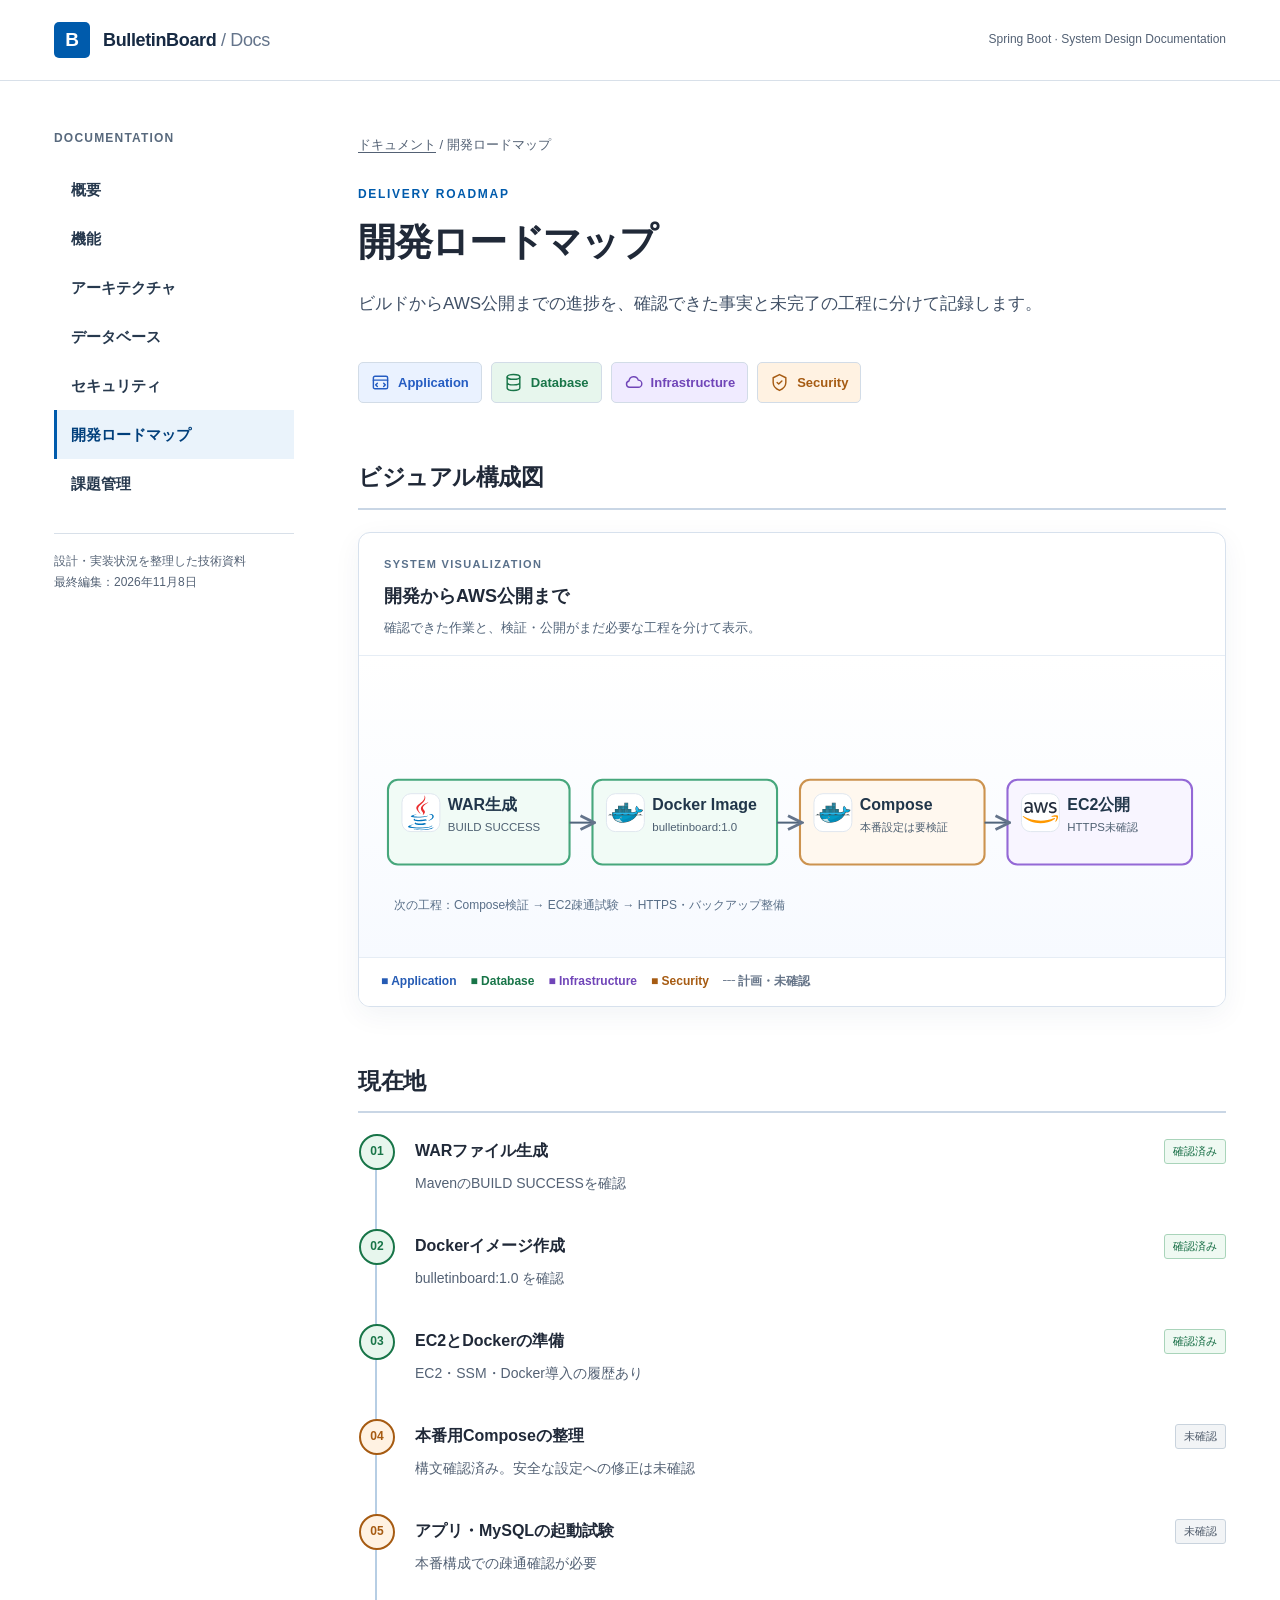
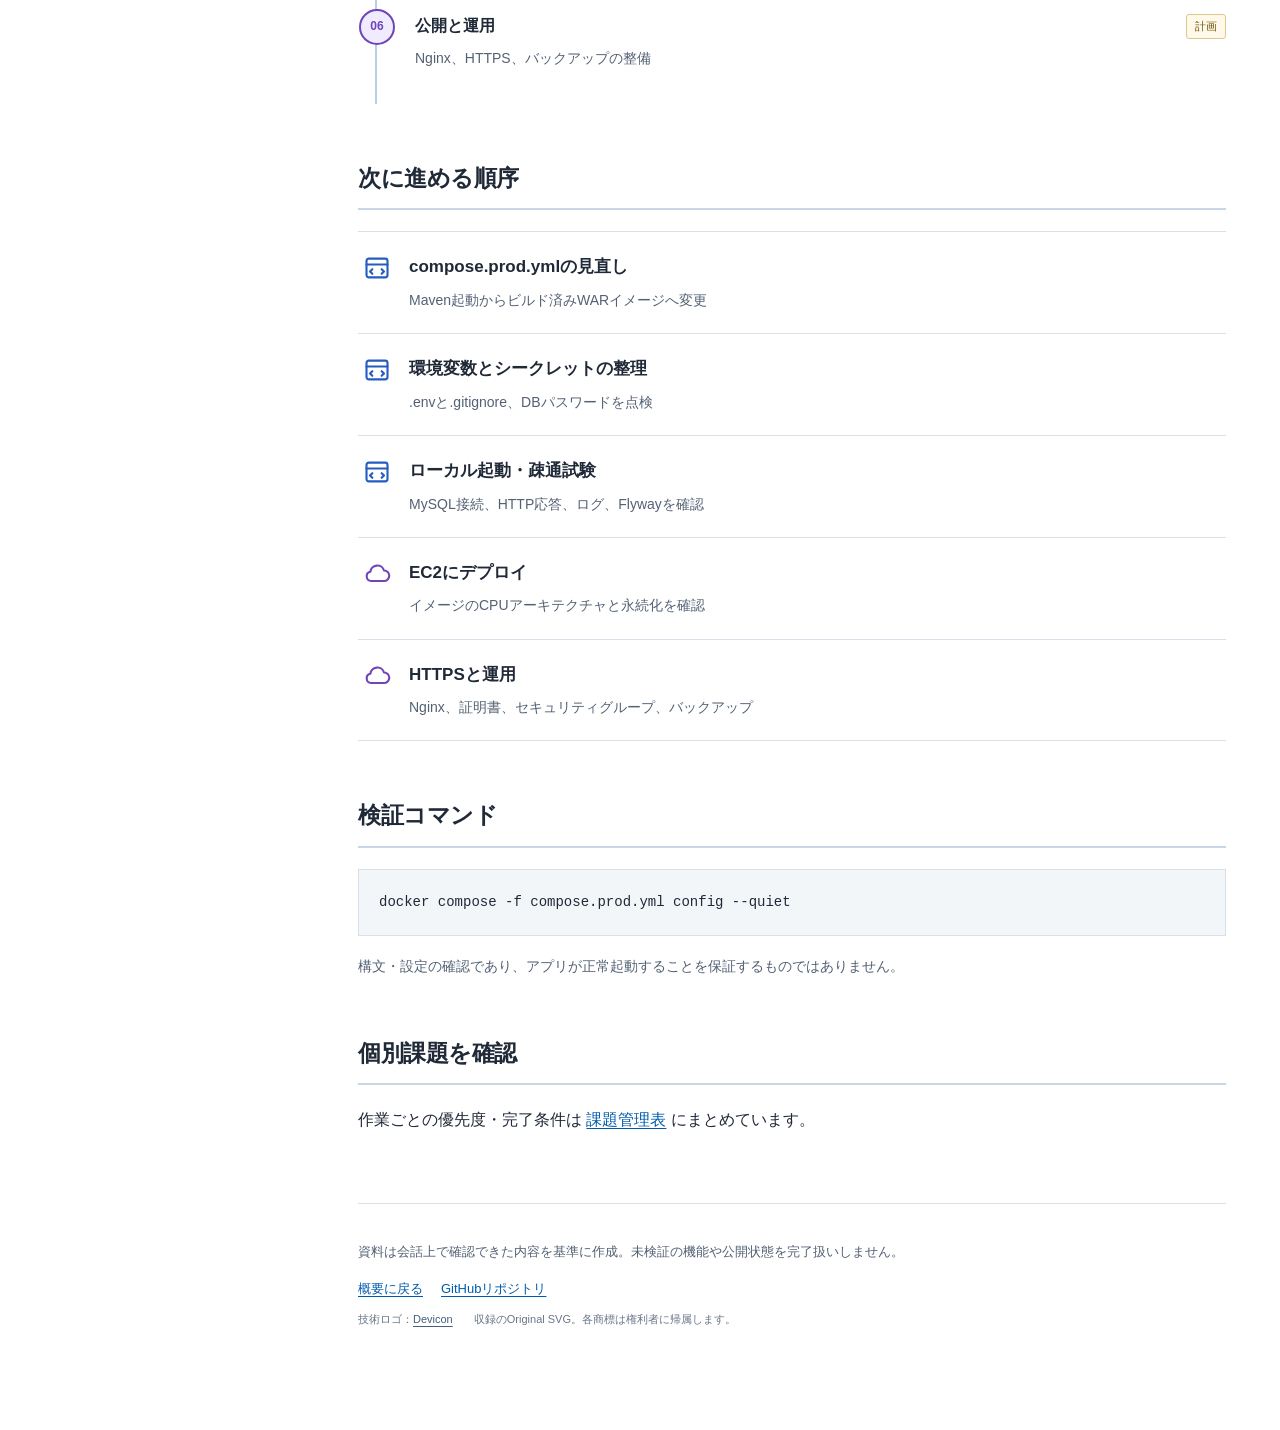
<file: roadmap.html>
<!doctype html><html lang="ja"><head><meta charset="utf-8"><meta name="viewport" content="width=device-width,initial-scale=1"><meta name="description" content="ビルドからAWS公開までの進捗を、確認できた事実と未完了の工程に分けて記録します。"><title>開発ロードマップ | BulletinBoard Docs</title><link rel="stylesheet" href="style.css?v=8"></head><body><a class="skip" href="#main">本文へスキップ</a><header class="site-header"><div class="header-inner"><a class="site-logo" href="index.html"><span class="logo-mark" aria-hidden="true">B</span><span>BulletinBoard <span style="font-weight:400;color:#64748b">/ Docs</span></span></a><span class="header-meta">Spring Boot · System Design Documentation</span></div></header><div class="site-layout"><nav class="side-nav" aria-label="ドキュメントナビゲーション"><div class="side-heading">DOCUMENTATION</div><a href="index.html">概要</a><a href="features.html">機能</a><a href="architecture.html">アーキテクチャ</a><a href="database.html">データベース</a><a href="security.html">セキュリティ</a><a href="roadmap.html" aria-current="page">開発ロードマップ</a><a href="issues.html">課題管理</a><div class="side-bottom">設計・実装状況を整理した技術資料<br>最終編集：2026年11月8日</div></nav><main class="content" id="main"><div class="breadcrumb"><a href="index.html">ドキュメント</a> / 開発ロードマップ</div><div class="eyebrow">DELIVERY ROADMAP</div><h1>開発ロードマップ</h1><p class="lead">ビルドからAWS公開までの進捗を、確認できた事実と未完了の工程に分けて記録します。</p><div class="tech-legend" aria-label="技術カテゴリの色分け"><span class="legend-item tech-app"><svg class="tech-icon" viewBox="0 0 24 24" aria-hidden="true" fill="none" stroke="currentColor" stroke-width="1.8" stroke-linecap="round" stroke-linejoin="round"><rect x="3" y="4" width="18" height="16" rx="2"/><path d="M3 9h18M8 13l-2 2 2 2m8-4 2 2-2 2"/></svg>Application</span><span class="legend-item tech-db"><svg class="tech-icon" viewBox="0 0 24 24" aria-hidden="true" fill="none" stroke="currentColor" stroke-width="1.8" stroke-linecap="round" stroke-linejoin="round"><ellipse cx="12" cy="5" rx="8" ry="3"/><path d="M4 5v14c0 1.7 3.6 3 8 3s8-1.3 8-3V5M4 12c0 1.7 3.6 3 8 3s8-1.3 8-3"/></svg>Database</span><span class="legend-item tech-infra"><svg class="tech-icon" viewBox="0 0 24 24" aria-hidden="true" fill="none" stroke="currentColor" stroke-width="1.8" stroke-linecap="round" stroke-linejoin="round"><path d="M7 18a4 4 0 0 1-.7-7.9A6 6 0 0 1 18 9a4.5 4.5 0 0 1 0 9H7Z"/></svg>Infrastructure</span><span class="legend-item tech-security"><svg class="tech-icon" viewBox="0 0 24 24" aria-hidden="true" fill="none" stroke="currentColor" stroke-width="1.8" stroke-linecap="round" stroke-linejoin="round"><path d="M12 2 4 6v6c0 5 3.5 8 8 10 4.5-2 8-5 8-10V6l-8-4Z"/><path d="m9 12 2 2 4-4"/></svg>Security</span></div><section class="section visual-priority"><h2>ビジュアル構成図</h2><div class="diagram-board"><div class="diagram-board-heading"><span class="diagram-kicker">SYSTEM VISUALIZATION</span><strong>開発からAWS公開まで</strong><p>確認できた作業と、検証・公開がまだ必要な工程を分けて表示。</p></div><div class="diagram-scroll" role="region" aria-label="開発からAWS公開までの図" tabindex="0"><svg class="architecture-svg" viewBox="0 0 840 280" role="img" aria-label="開発からAWS公開まで。確認できた作業と、検証・公開がまだ必要な工程を分けて表示。" xmlns="http://www.w3.org/2000/svg"><defs><marker id="arr" markerWidth="9" markerHeight="9" refX="7" refY="4.5" orient="auto"><path d="M1 1L8 4.5L1 8" fill="none" stroke="#64748b" stroke-width="1.4"/></marker></defs><g class="svg-node db"><rect x="15" y="110" width="182" height="85" rx="10"/><rect class="svg-icon-bg" x="29" y="124" width="38" height="38" rx="9"/><image class="brand-image" href="assets/logos/java.svg" x="30" y="125" width="36" height="36" preserveAspectRatio="xMidYMid meet"/><text class="svg-title" x="75" y="140">WAR生成</text><text class="svg-sub" x="75" y="161">BUILD SUCCESS</text></g><g class="svg-node db"><rect x="220" y="110" width="185" height="85" rx="10"/><rect class="svg-icon-bg" x="234" y="124" width="38" height="38" rx="9"/><image class="brand-image" href="assets/logos/docker.svg" x="235" y="125" width="36" height="36" preserveAspectRatio="xMidYMid meet"/><text class="svg-title" x="280" y="140">Docker Image</text><text class="svg-sub" x="280" y="161">bulletinboard:1.0</text></g><g class="svg-node security"><rect x="428" y="110" width="185" height="85" rx="10"/><rect class="svg-icon-bg" x="442" y="124" width="38" height="38" rx="9"/><image class="brand-image" href="assets/logos/docker.svg" x="443" y="125" width="36" height="36" preserveAspectRatio="xMidYMid meet"/><text class="svg-title" x="488" y="140">Compose</text><text class="svg-sub" x="488" y="161">本番設定は要検証</text></g><g class="svg-node infra"><rect x="636" y="110" width="185" height="85" rx="10"/><rect class="svg-icon-bg" x="650" y="124" width="38" height="38" rx="9"/><image class="brand-image" href="assets/logos/aws.svg" x="651" y="125" width="36" height="36" preserveAspectRatio="xMidYMid meet"/><text class="svg-title" x="696" y="140">EC2公開</text><text class="svg-sub" x="696" y="161">HTTPS未確認</text></g><g class="svg-edge"><path d="M197 153 L220 153"  marker-end="url(#arr)"/></g><g class="svg-edge"><path d="M405 153 L428 153"  marker-end="url(#arr)"/></g><g class="svg-edge"><path d="M613 153 L636 153"  marker-end="url(#arr)"/></g><text class="svg-note" x="21" y="240">次の工程：Compose検証 → EC2疎通試験 → HTTPS・バックアップ整備</text></svg></div><div class="diagram-key"><span class="key-app">■ Application</span><span class="key-db">■ Database</span><span class="key-infra">■ Infrastructure</span><span class="key-security">■ Security</span><span class="key-plan">┄ 計画・未確認</span></div></div></section><section class="section"><h2>現在地</h2><div class="timeline"><div class="timeline-item"><span class="timeline-index tech-db">01</span><div class="timeline-content"><div class="timeline-title"><strong>WARファイル生成</strong><span class="status ok">確認済み</span></div><p>MavenのBUILD SUCCESSを確認</p></div></div><div class="timeline-item"><span class="timeline-index tech-db">02</span><div class="timeline-content"><div class="timeline-title"><strong>Dockerイメージ作成</strong><span class="status ok">確認済み</span></div><p>bulletinboard:1.0 を確認</p></div></div><div class="timeline-item"><span class="timeline-index tech-db">03</span><div class="timeline-content"><div class="timeline-title"><strong>EC2とDockerの準備</strong><span class="status ok">確認済み</span></div><p>EC2・SSM・Docker導入の履歴あり</p></div></div><div class="timeline-item"><span class="timeline-index tech-security">04</span><div class="timeline-content"><div class="timeline-title"><strong>本番用Composeの整理</strong><span class="status pending">未確認</span></div><p>構文確認済み。安全な設定への修正は未確認</p></div></div><div class="timeline-item"><span class="timeline-index tech-security">05</span><div class="timeline-content"><div class="timeline-title"><strong>アプリ・MySQLの起動試験</strong><span class="status pending">未確認</span></div><p>本番構成での疎通確認が必要</p></div></div><div class="timeline-item"><span class="timeline-index tech-infra">06</span><div class="timeline-content"><div class="timeline-title"><strong>公開と運用</strong><span class="status plan">計画</span></div><p>Nginx、HTTPS、バックアップの整備</p></div></div></div></section><section class="section"><h2>次に進める順序</h2><div class="feature-list"><div class="feature-row tech-app"><svg class="tech-icon" viewBox="0 0 24 24" aria-hidden="true" fill="none" stroke="currentColor" stroke-width="1.8" stroke-linecap="round" stroke-linejoin="round"><rect x="3" y="4" width="18" height="16" rx="2"/><path d="M3 9h18M8 13l-2 2 2 2m8-4 2 2-2 2"/></svg><div><h3>compose.prod.ymlの見直し</h3><p>Maven起動からビルド済みWARイメージへ変更</p></div></div><div class="feature-row tech-app"><svg class="tech-icon" viewBox="0 0 24 24" aria-hidden="true" fill="none" stroke="currentColor" stroke-width="1.8" stroke-linecap="round" stroke-linejoin="round"><rect x="3" y="4" width="18" height="16" rx="2"/><path d="M3 9h18M8 13l-2 2 2 2m8-4 2 2-2 2"/></svg><div><h3>環境変数とシークレットの整理</h3><p>.envと.gitignore、DBパスワードを点検</p></div></div><div class="feature-row tech-app"><svg class="tech-icon" viewBox="0 0 24 24" aria-hidden="true" fill="none" stroke="currentColor" stroke-width="1.8" stroke-linecap="round" stroke-linejoin="round"><rect x="3" y="4" width="18" height="16" rx="2"/><path d="M3 9h18M8 13l-2 2 2 2m8-4 2 2-2 2"/></svg><div><h3>ローカル起動・疎通試験</h3><p>MySQL接続、HTTP応答、ログ、Flywayを確認</p></div></div><div class="feature-row tech-infra"><svg class="tech-icon" viewBox="0 0 24 24" aria-hidden="true" fill="none" stroke="currentColor" stroke-width="1.8" stroke-linecap="round" stroke-linejoin="round"><path d="M7 18a4 4 0 0 1-.7-7.9A6 6 0 0 1 18 9a4.5 4.5 0 0 1 0 9H7Z"/></svg><div><h3>EC2にデプロイ</h3><p>イメージのCPUアーキテクチャと永続化を確認</p></div></div><div class="feature-row tech-infra"><svg class="tech-icon" viewBox="0 0 24 24" aria-hidden="true" fill="none" stroke="currentColor" stroke-width="1.8" stroke-linecap="round" stroke-linejoin="round"><path d="M7 18a4 4 0 0 1-.7-7.9A6 6 0 0 1 18 9a4.5 4.5 0 0 1 0 9H7Z"/></svg><div><h3>HTTPSと運用</h3><p>Nginx、証明書、セキュリティグループ、バックアップ</p></div></div></div></section><section class="section"><h2>検証コマンド</h2><pre><code>docker compose -f compose.prod.yml config --quiet</code></pre><p class="note-text">構文・設定の確認であり、アプリが正常起動することを保証するものではありません。</p></section><section class="section"><h2>個別課題を確認</h2><p>作業ごとの優先度・完了条件は <a href="issues.html">課題管理表</a> にまとめています。</p></section><footer class="site-footer"><p>資料は会話上で確認できた内容を基準に作成。未検証の機能や公開状態を完了扱いしません。</p><a href="index.html">概要に戻る</a><a href="https://github.com/hiroki0909/bulletinboard-docs">GitHubリポジトリ</a><span class="brand-credit">技術ロゴ：<a href="https://github.com/devicons/devicon" target="_blank" rel="noopener noreferrer">Devicon</a> 収録のOriginal SVG。各商標は権利者に帰属します。</span></footer></main></div></body></html>
</file>
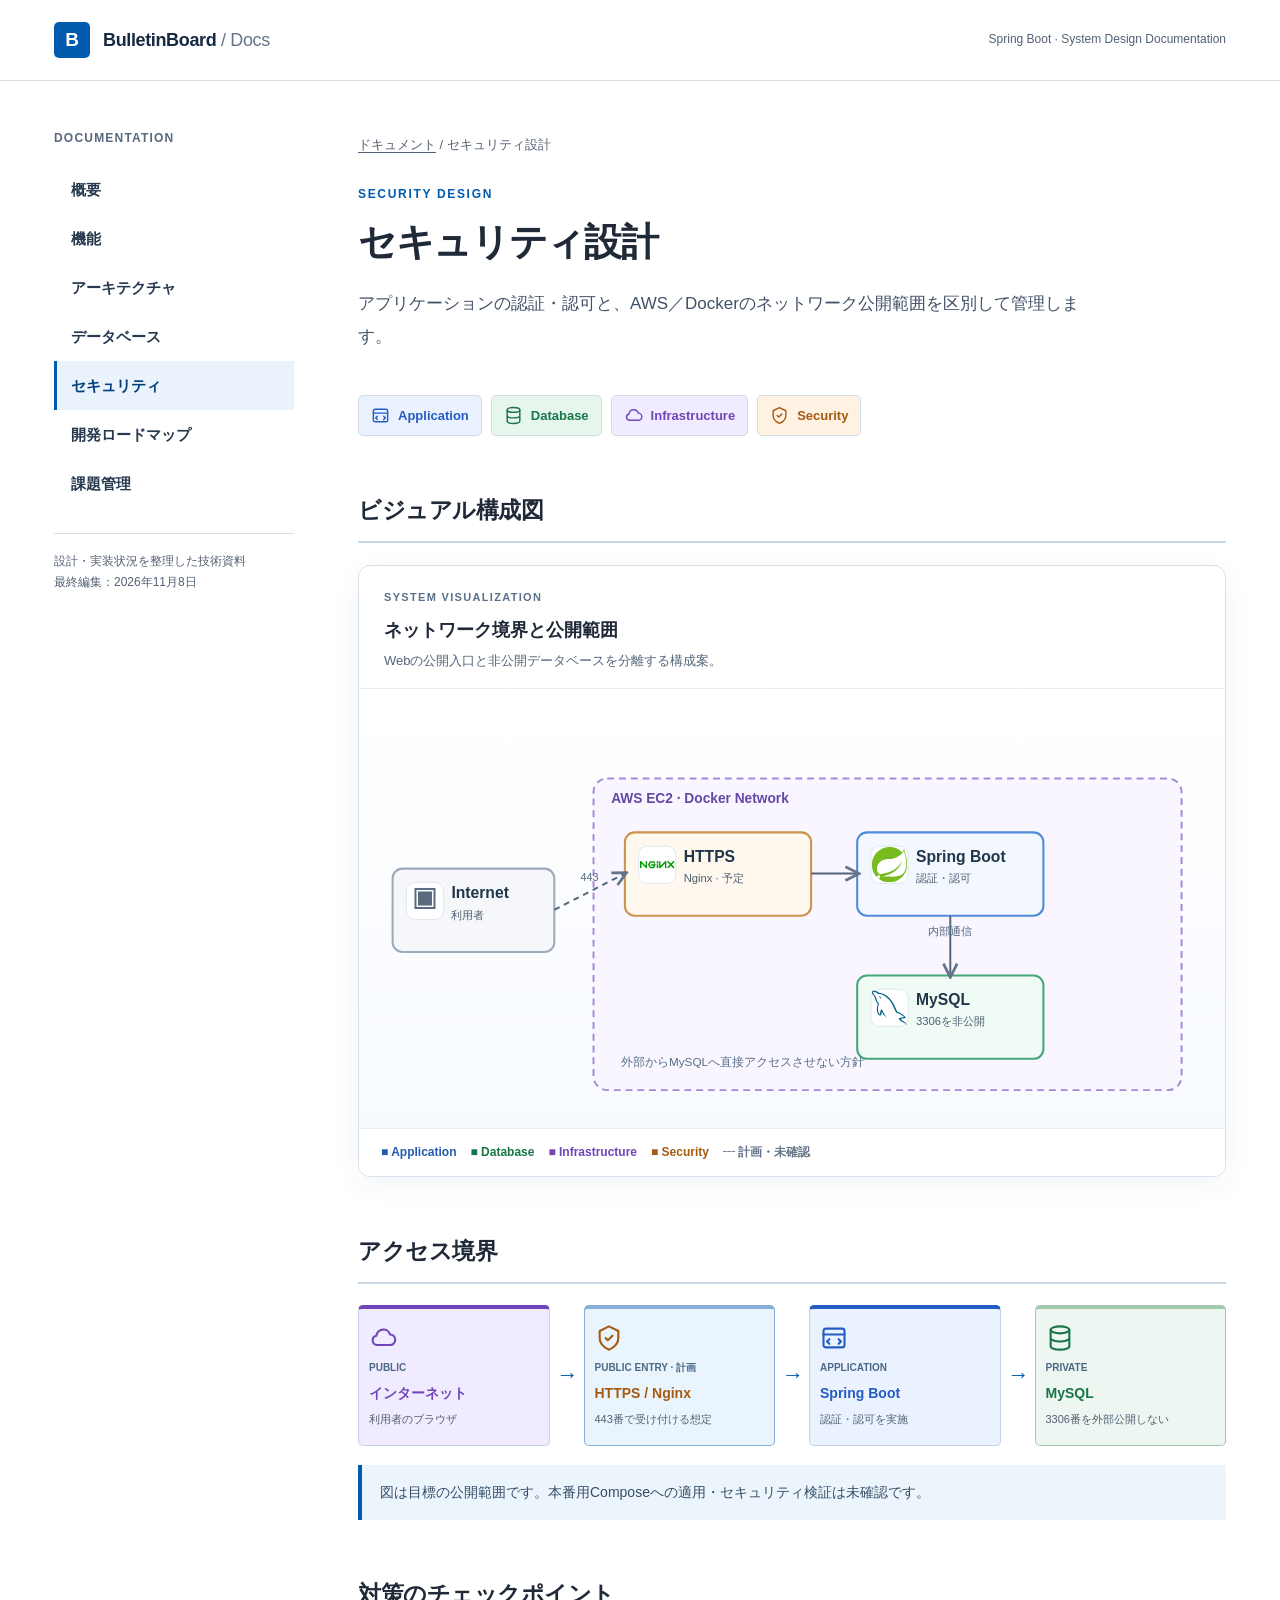
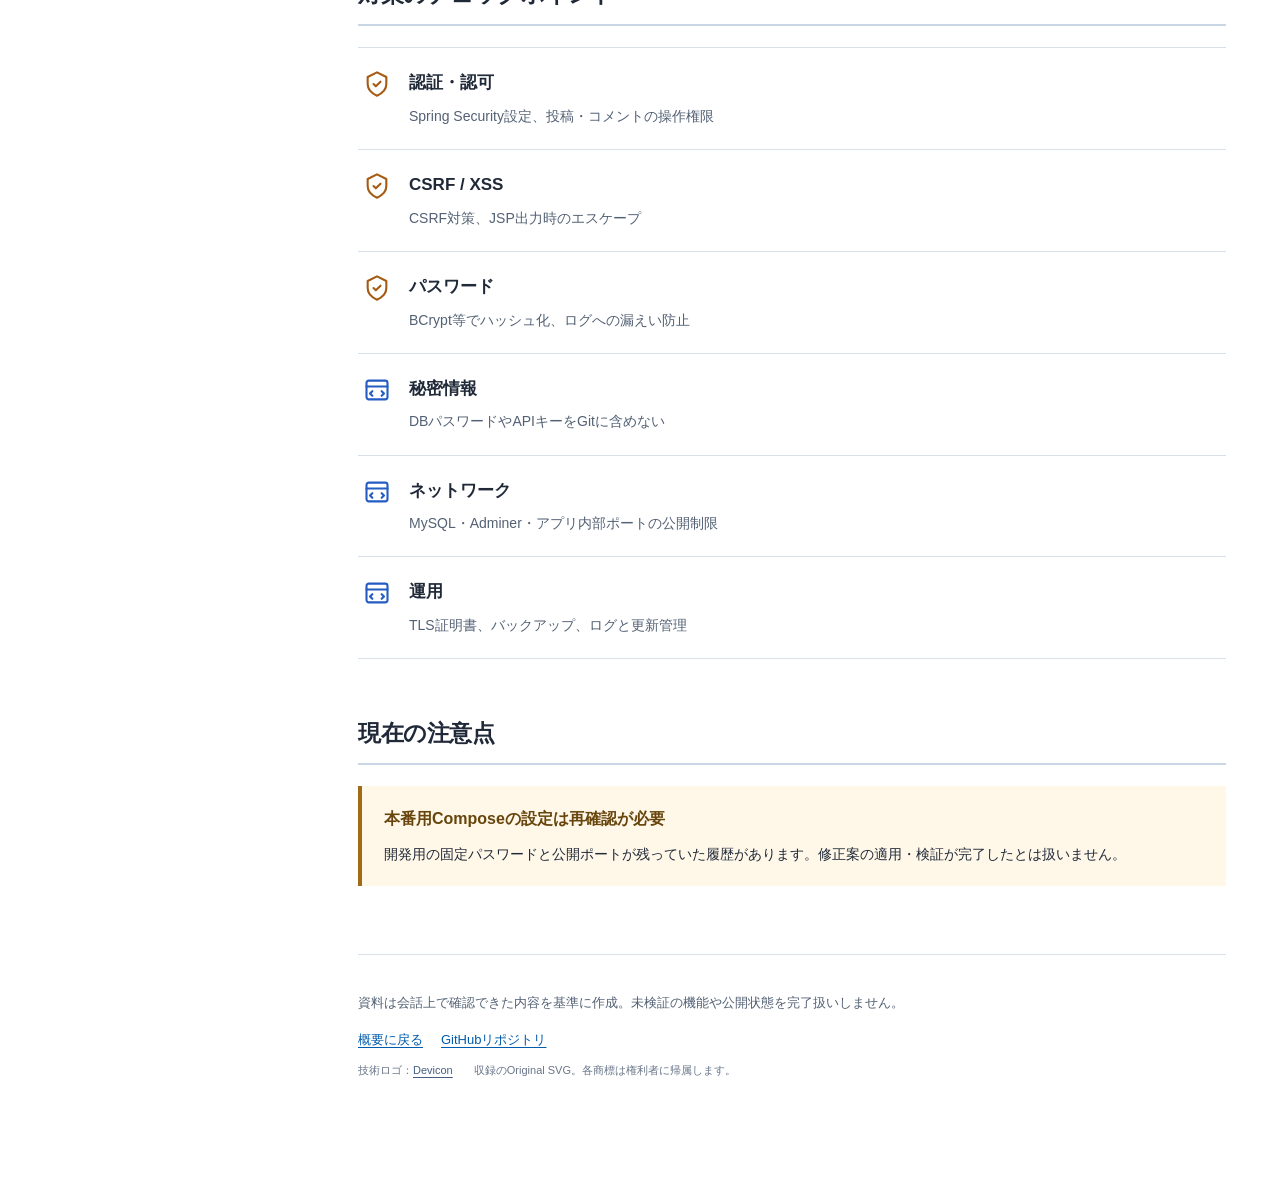
<file: security.html>
<!doctype html><html lang="ja"><head><meta charset="utf-8"><meta name="viewport" content="width=device-width,initial-scale=1"><meta name="description" content="アプリケーションの認証・認可と、AWS／Dockerのネットワーク公開範囲を区別して管理します。"><title>セキュリティ設計 | BulletinBoard Docs</title><link rel="stylesheet" href="style.css?v=8"></head><body><a class="skip" href="#main">本文へスキップ</a><header class="site-header"><div class="header-inner"><a class="site-logo" href="index.html"><span class="logo-mark" aria-hidden="true">B</span><span>BulletinBoard <span style="font-weight:400;color:#64748b">/ Docs</span></span></a><span class="header-meta">Spring Boot · System Design Documentation</span></div></header><div class="site-layout"><nav class="side-nav" aria-label="ドキュメントナビゲーション"><div class="side-heading">DOCUMENTATION</div><a href="index.html">概要</a><a href="features.html">機能</a><a href="architecture.html">アーキテクチャ</a><a href="database.html">データベース</a><a href="security.html" aria-current="page">セキュリティ</a><a href="roadmap.html">開発ロードマップ</a><a href="issues.html">課題管理</a><div class="side-bottom">設計・実装状況を整理した技術資料<br>最終編集：2026年11月8日</div></nav><main class="content" id="main"><div class="breadcrumb"><a href="index.html">ドキュメント</a> / セキュリティ設計</div><div class="eyebrow">SECURITY DESIGN</div><h1>セキュリティ設計</h1><p class="lead">アプリケーションの認証・認可と、AWS／Dockerのネットワーク公開範囲を区別して管理します。</p><div class="tech-legend" aria-label="技術カテゴリの色分け"><span class="legend-item tech-app"><svg class="tech-icon" viewBox="0 0 24 24" aria-hidden="true" fill="none" stroke="currentColor" stroke-width="1.8" stroke-linecap="round" stroke-linejoin="round"><rect x="3" y="4" width="18" height="16" rx="2"/><path d="M3 9h18M8 13l-2 2 2 2m8-4 2 2-2 2"/></svg>Application</span><span class="legend-item tech-db"><svg class="tech-icon" viewBox="0 0 24 24" aria-hidden="true" fill="none" stroke="currentColor" stroke-width="1.8" stroke-linecap="round" stroke-linejoin="round"><ellipse cx="12" cy="5" rx="8" ry="3"/><path d="M4 5v14c0 1.7 3.6 3 8 3s8-1.3 8-3V5M4 12c0 1.7 3.6 3 8 3s8-1.3 8-3"/></svg>Database</span><span class="legend-item tech-infra"><svg class="tech-icon" viewBox="0 0 24 24" aria-hidden="true" fill="none" stroke="currentColor" stroke-width="1.8" stroke-linecap="round" stroke-linejoin="round"><path d="M7 18a4 4 0 0 1-.7-7.9A6 6 0 0 1 18 9a4.5 4.5 0 0 1 0 9H7Z"/></svg>Infrastructure</span><span class="legend-item tech-security"><svg class="tech-icon" viewBox="0 0 24 24" aria-hidden="true" fill="none" stroke="currentColor" stroke-width="1.8" stroke-linecap="round" stroke-linejoin="round"><path d="M12 2 4 6v6c0 5 3.5 8 8 10 4.5-2 8-5 8-10V6l-8-4Z"/><path d="m9 12 2 2 4-4"/></svg>Security</span></div><section class="section visual-priority"><h2>ビジュアル構成図</h2><div class="diagram-board"><div class="diagram-board-heading"><span class="diagram-kicker">SYSTEM VISUALIZATION</span><strong>ネットワーク境界と公開範囲</strong><p>Webの公開入口と非公開データベースを分離する構成案。</p></div><div class="diagram-scroll" role="region" aria-label="ネットワーク境界と公開範囲の図" tabindex="0"><svg class="architecture-svg" viewBox="0 0 855 425" role="img" aria-label="ネットワーク境界と公開範囲。Webの公開入口と非公開データベースを分離する構成案。" xmlns="http://www.w3.org/2000/svg"><defs><marker id="arr" markerWidth="9" markerHeight="9" refX="7" refY="4.5" orient="auto"><path d="M1 1L8 4.5L1 8" fill="none" stroke="#64748b" stroke-width="1.4"/></marker></defs><g class="svg-frame"><rect x="225" y="77" width="600" height="318" rx="14"/><text x="243" y="102">AWS EC2 · Docker Network</text></g><g class="svg-node browser"><rect x="20" y="169" width="165" height="85" rx="10"/><rect class="svg-icon-bg" x="34" y="183" width="38" height="38" rx="9"/><text class="svg-symbol" x="53" y="209" text-anchor="middle">▣</text><text class="svg-title" x="80" y="199">Internet</text><text class="svg-sub" x="80" y="220">利用者</text></g><g class="svg-node security"><rect x="257" y="132" width="190" height="85" rx="10"/><rect class="svg-icon-bg" x="271" y="146" width="38" height="38" rx="9"/><image class="brand-image" href="assets/logos/nginx.svg" x="272" y="147" width="36" height="36" preserveAspectRatio="xMidYMid meet"/><text class="svg-title" x="317" y="162">HTTPS</text><text class="svg-sub" x="317" y="183">Nginx · 予定</text></g><g class="svg-node app"><rect x="494" y="132" width="190" height="85" rx="10"/><rect class="svg-icon-bg" x="508" y="146" width="38" height="38" rx="9"/><image class="brand-image" href="assets/logos/spring.svg" x="509" y="147" width="36" height="36" preserveAspectRatio="xMidYMid meet"/><text class="svg-title" x="554" y="162">Spring Boot</text><text class="svg-sub" x="554" y="183">認証・認可</text></g><g class="svg-node db"><rect x="494" y="278" width="190" height="85" rx="10"/><rect class="svg-icon-bg" x="508" y="292" width="38" height="38" rx="9"/><image class="brand-image" href="assets/logos/mysql.svg" x="509" y="293" width="36" height="36" preserveAspectRatio="xMidYMid meet"/><text class="svg-title" x="554" y="308">MySQL</text><text class="svg-sub" x="554" y="329">3306を非公開</text></g><g class="svg-edge"><path d="M185 211 L257 174" stroke-dasharray="6 5" marker-end="url(#arr)"/><text x="221" y="181.5" text-anchor="middle">443</text></g><g class="svg-edge"><path d="M447 174 L494 174"  marker-end="url(#arr)"/></g><g class="svg-edge"><path d="M589 217 L589 278"  marker-end="url(#arr)"/><text x="589" y="236.5" text-anchor="middle">内部通信</text></g><text class="svg-note" x="253" y="370">外部からMySQLへ直接アクセスさせない方針</text></svg></div><div class="diagram-key"><span class="key-app">■ Application</span><span class="key-db">■ Database</span><span class="key-infra">■ Infrastructure</span><span class="key-security">■ Security</span><span class="key-plan">┄ 計画・未確認</span></div></div></section><section class="section"><h2>アクセス境界</h2><div class="security-zones"><div class="zone public tech-infra"><svg class="tech-icon" viewBox="0 0 24 24" aria-hidden="true" fill="none" stroke="currentColor" stroke-width="1.8" stroke-linecap="round" stroke-linejoin="round"><path d="M7 18a4 4 0 0 1-.7-7.9A6 6 0 0 1 18 9a4.5 4.5 0 0 1 0 9H7Z"/></svg><span>PUBLIC</span><strong>インターネット</strong><small>利用者のブラウザ</small></div><div class="zone-arrow">→</div><div class="zone edge tech-security"><svg class="tech-icon" viewBox="0 0 24 24" aria-hidden="true" fill="none" stroke="currentColor" stroke-width="1.8" stroke-linecap="round" stroke-linejoin="round"><path d="M12 2 4 6v6c0 5 3.5 8 8 10 4.5-2 8-5 8-10V6l-8-4Z"/><path d="m9 12 2 2 4-4"/></svg><span>PUBLIC ENTRY · 計画</span><strong>HTTPS / Nginx</strong><small>443番で受け付ける想定</small></div><div class="zone-arrow">→</div><div class="zone app tech-app"><svg class="tech-icon" viewBox="0 0 24 24" aria-hidden="true" fill="none" stroke="currentColor" stroke-width="1.8" stroke-linecap="round" stroke-linejoin="round"><rect x="3" y="4" width="18" height="16" rx="2"/><path d="M3 9h18M8 13l-2 2 2 2m8-4 2 2-2 2"/></svg><span>APPLICATION</span><strong>Spring Boot</strong><small>認証・認可を実施</small></div><div class="zone-arrow">→</div><div class="zone private tech-db"><svg class="tech-icon" viewBox="0 0 24 24" aria-hidden="true" fill="none" stroke="currentColor" stroke-width="1.8" stroke-linecap="round" stroke-linejoin="round"><ellipse cx="12" cy="5" rx="8" ry="3"/><path d="M4 5v14c0 1.7 3.6 3 8 3s8-1.3 8-3V5M4 12c0 1.7 3.6 3 8 3s8-1.3 8-3"/></svg><span>PRIVATE</span><strong>MySQL</strong><small>3306番を外部公開しない</small></div></div><div class="callout">図は目標の公開範囲です。本番用Composeへの適用・セキュリティ検証は未確認です。</div></section><section class="section"><h2>対策のチェックポイント</h2><div class="feature-list"><div class="feature-row tech-security"><svg class="tech-icon" viewBox="0 0 24 24" aria-hidden="true" fill="none" stroke="currentColor" stroke-width="1.8" stroke-linecap="round" stroke-linejoin="round"><path d="M12 2 4 6v6c0 5 3.5 8 8 10 4.5-2 8-5 8-10V6l-8-4Z"/><path d="m9 12 2 2 4-4"/></svg><div><h3>認証・認可</h3><p>Spring Security設定、投稿・コメントの操作権限</p></div></div><div class="feature-row tech-security"><svg class="tech-icon" viewBox="0 0 24 24" aria-hidden="true" fill="none" stroke="currentColor" stroke-width="1.8" stroke-linecap="round" stroke-linejoin="round"><path d="M12 2 4 6v6c0 5 3.5 8 8 10 4.5-2 8-5 8-10V6l-8-4Z"/><path d="m9 12 2 2 4-4"/></svg><div><h3>CSRF / XSS</h3><p>CSRF対策、JSP出力時のエスケープ</p></div></div><div class="feature-row tech-security"><svg class="tech-icon" viewBox="0 0 24 24" aria-hidden="true" fill="none" stroke="currentColor" stroke-width="1.8" stroke-linecap="round" stroke-linejoin="round"><path d="M12 2 4 6v6c0 5 3.5 8 8 10 4.5-2 8-5 8-10V6l-8-4Z"/><path d="m9 12 2 2 4-4"/></svg><div><h3>パスワード</h3><p>BCrypt等でハッシュ化、ログへの漏えい防止</p></div></div><div class="feature-row tech-app"><svg class="tech-icon" viewBox="0 0 24 24" aria-hidden="true" fill="none" stroke="currentColor" stroke-width="1.8" stroke-linecap="round" stroke-linejoin="round"><rect x="3" y="4" width="18" height="16" rx="2"/><path d="M3 9h18M8 13l-2 2 2 2m8-4 2 2-2 2"/></svg><div><h3>秘密情報</h3><p>DBパスワードやAPIキーをGitに含めない</p></div></div><div class="feature-row tech-app"><svg class="tech-icon" viewBox="0 0 24 24" aria-hidden="true" fill="none" stroke="currentColor" stroke-width="1.8" stroke-linecap="round" stroke-linejoin="round"><rect x="3" y="4" width="18" height="16" rx="2"/><path d="M3 9h18M8 13l-2 2 2 2m8-4 2 2-2 2"/></svg><div><h3>ネットワーク</h3><p>MySQL・Adminer・アプリ内部ポートの公開制限</p></div></div><div class="feature-row tech-app"><svg class="tech-icon" viewBox="0 0 24 24" aria-hidden="true" fill="none" stroke="currentColor" stroke-width="1.8" stroke-linecap="round" stroke-linejoin="round"><rect x="3" y="4" width="18" height="16" rx="2"/><path d="M3 9h18M8 13l-2 2 2 2m8-4 2 2-2 2"/></svg><div><h3>運用</h3><p>TLS証明書、バックアップ、ログと更新管理</p></div></div></div></section><section class="section"><h2>現在の注意点</h2><div class="warning"><strong>本番用Composeの設定は再確認が必要</strong><p>開発用の固定パスワードと公開ポートが残っていた履歴があります。修正案の適用・検証が完了したとは扱いません。</p></div></section><footer class="site-footer"><p>資料は会話上で確認できた内容を基準に作成。未検証の機能や公開状態を完了扱いしません。</p><a href="index.html">概要に戻る</a><a href="https://github.com/hiroki0909/bulletinboard-docs">GitHubリポジトリ</a><span class="brand-credit">技術ロゴ：<a href="https://github.com/devicons/devicon" target="_blank" rel="noopener noreferrer">Devicon</a> 収録のOriginal SVG。各商標は権利者に帰属します。</span></footer></main></div></body></html>
</file>
<file: style.css>
@charset "UTF-8";
:root{--text:#202938;--muted:#536174;--border:#d8e0e9;--blue:#005bac;--navy:#12365c;--light:#f3f7fb;--surface:#fff;--success:#146c43;--warning:#8c5a13}
*{box-sizing:border-box}html{scroll-behavior:smooth}body{margin:0;background:#fff;color:var(--text);font:16px/1.8 -apple-system,BlinkMacSystemFont,"Noto Sans JP","Hiragino Kaku Gothic ProN",Meiryo,sans-serif}a{color:var(--blue);text-underline-offset:3px}a:hover{color:#003e7b}a:focus-visible{outline:3px solid #e89d16;outline-offset:3px}.skip{position:absolute;top:-80px;left:10px;background:#fff;padding:12px;z-index:100}.skip:focus{top:10px}.site-header{border-bottom:1px solid var(--border);background:#fff}.header-inner{max-width:1240px;margin:auto;padding:22px 34px;display:flex;align-items:center;justify-content:space-between;gap:16px}.site-logo{display:flex;gap:13px;align-items:center;color:#172a43;text-decoration:none;font-weight:800;font-size:18px;letter-spacing:-.02em}.logo-mark{width:36px;height:36px;background:#005bac;color:white;display:grid;place-items:center;border-radius:5px;font-size:19px}.header-meta{font-size:12px;color:var(--muted)}.site-layout{max-width:1240px;margin:auto;display:grid;grid-template-columns:240px minmax(0,1fr);gap:64px;padding:0 34px}.side-nav{padding-top:47px;align-self:start;position:sticky;top:12px}.side-heading{font-size:12px;font-weight:800;color:#58697d;letter-spacing:.1em;margin-bottom:15px}.side-nav a{display:block;padding:11px 14px;border-left:3px solid transparent;color:#27394e;text-decoration:none;font-weight:600;font-size:15px}.side-nav a:hover{background:#f0f5fa}.side-nav a[aria-current="page"]{border-color:var(--blue);background:#eaf3fb;color:#003f7b}.side-bottom{border-top:1px solid var(--border);margin-top:25px;padding-top:17px;font-size:12px;color:var(--muted)}.content{min-width:0;padding:52px 0 100px}.breadcrumb{font-size:13px;color:var(--muted);margin-bottom:28px}.breadcrumb a{color:var(--muted)}.eyebrow{font-size:12px;color:#005bac;letter-spacing:.14em;font-weight:800}.content h1{font-size:clamp(30px,3vw,42px);line-height:1.4;letter-spacing:-.035em;margin:9px 0 18px}.lead{max-width:730px;font-size:17px;line-height:1.95;color:#405066;margin:0 0 42px}.section{margin-top:58px}.section h2{font-size:23px;line-height:1.45;letter-spacing:-.02em;margin:0 0 21px;padding-bottom:13px;border-bottom:2px solid #c9d6e5}.section-intro{color:#45566c;max-width:680px;margin:0 0 24px}.hero-stats{display:grid;grid-template-columns:repeat(3,minmax(0,1fr));border:1px solid var(--border);border-radius:7px;overflow:hidden}.hero-stats>div{padding:20px 19px;border-right:1px solid var(--border);display:flex;flex-direction:column;gap:5px}.hero-stats>div:last-child{border:0}.hero-stats span,.kicker{font-size:11px;font-weight:800;color:#56708b;letter-spacing:.08em}.hero-stats strong{font-size:18px;line-height:1.45}.hero-stats small{font-size:12px;color:var(--muted)}.process{display:flex;gap:0;align-items:stretch;border:1px solid #c8d6e6;border-radius:6px;overflow-x:auto;background:#f6f9fd}.process-item{min-width:150px;flex:1;display:flex;flex-direction:column;padding:20px 15px;border-right:1px solid #c8d6e6;gap:7px;position:relative}.process-item:last-child{border:0}.process-item strong{font-size:15px;line-height:1.4}.process-item>span:last-child{font-size:12px;color:#4c6076;line-height:1.6}.num{font-size:12px;font-weight:800;color:#005bac}.callout{margin-top:19px;background:#edf5fc;border-left:4px solid #005bac;padding:15px 18px;font-size:14px;color:#344d67}.link-grid{display:grid;grid-template-columns:repeat(2,minmax(0,1fr));gap:14px}.link-tile{border:1px solid var(--border);border-radius:5px;padding:21px;display:grid;grid-template-columns:1fr auto;gap:6px;text-decoration:none;color:var(--text)}.link-tile:hover{background:#f4f8fc;border-color:#8bb1d9}.link-tile .tile-index{grid-column:1/-1;color:#005bac;font-size:12px;font-weight:800}.link-tile strong{font-size:18px}.link-tile>span:nth-last-child(2){grid-column:1;grid-row:3;color:var(--muted);font-size:13px}.tile-arrow{grid-column:2;grid-row:2/4;font-size:22px;color:#005bac;align-self:center}.split{display:grid;grid-template-columns:1fr 1fr;gap:16px}.info-card{border:1px solid var(--border);padding:22px;border-radius:5px}.info-card h3{font-size:17px;margin:7px 0}.info-card p{color:var(--muted);margin:0;font-size:14px}.feature-list{border-top:1px solid var(--border)}.feature-row{display:flex;gap:18px;align-items:flex-start;border-bottom:1px solid var(--border);padding:20px 5px}.feature-number{font-size:13px;font-weight:800;color:#005bac;min-width:27px}.feature-row h3{margin:0 0 5px;font-size:17px}.feature-row p{margin:0;color:var(--muted);font-size:14px}.feature-meta{font-size:12px;color:#4c5c6f;margin-left:auto;min-width:112px;text-align:right}.infra{border:1px solid #b8cce1;border-radius:6px;padding:20px;background:#f5f9fd}.infra-top{text-align:center;display:flex;flex-direction:column;gap:3px}.infra-top span,.infra-heading span,.infra-services span{font-size:11px;letter-spacing:.06em;font-weight:800;color:#4d6c8d}.infra-top strong{font-size:15px}.infra-line{height:29px;width:2px;background:#6e9bc6;margin:12px auto;position:relative}.infra-line:after{content:"";position:absolute;bottom:0;left:-4px;border:5px solid transparent;border-top-color:#6e9bc6;transform:translateY(9px)}.infra-host{border:2px solid #91b2d5;background:white;border-radius:6px;padding:20px}.infra-heading{display:flex;flex-direction:column;margin-bottom:17px}.infra-heading strong{font-size:16px}.infra-services{display:grid;grid-template-columns:repeat(3,1fr);gap:10px}.infra-services>div{border:1px solid #c8d7e7;border-radius:5px;padding:17px 12px;display:flex;flex-direction:column;gap:5px;background:#f8fbfe}.infra-services strong{font-size:17px}.infra-services small{font-size:12px;color:var(--muted)}.infra-bottom{text-align:center;color:#4e6278;font-size:12px;padding-top:17px}.note-text{font-size:14px;color:var(--muted);margin-top:18px}.table-scroll{overflow-x:auto}table{width:100%;border-collapse:collapse;min-width:570px;font-size:14px}th,td{text-align:left;padding:15px 13px;border-bottom:1px solid var(--border);vertical-align:top}th{background:#f2f6fa;border-top:2px solid #456b91;color:#273c53}code,pre{font-family:ui-monospace,SFMono-Regular,Menlo,monospace}pre{overflow-x:auto;background:#f3f6f9;padding:20px;border:1px solid var(--border);font-size:14px}.er-diagram{display:grid;grid-template-columns:minmax(0,1fr) 130px minmax(0,1fr);align-items:center;gap:16px;background:#f7fafc;border:1px solid var(--border);padding:24px;border-radius:5px}.entity-table{border:1px solid #9db8d3;border-radius:5px;overflow:hidden;background:white;min-width:0}.entity-title{background:#dfeefa;color:#174b7b;padding:11px 13px;font-weight:800}.entity-title small{display:block;font-weight:400;font-size:12px}.entity-table>div:not(.entity-title){padding:8px 13px;border-top:1px solid #e3ebf3;font-size:13px;overflow-wrap:anywhere}.entity-table b{font-size:11px;color:#005bac}.er-rel{display:flex;flex-direction:column;gap:6px;align-items:center;text-align:center;color:#395d82;font-size:12px;font-weight:700}.er-rel span:nth-child(2){font-weight:400}.er-stroke{height:2px;width:100%;background:#7fa2c5}.entity-group{display:flex;flex-direction:column;gap:12px}.er-rel.vertical{padding:4px}.security-zones{display:grid;grid-template-columns:1fr 20px 1fr 20px 1fr 20px 1fr;gap:7px;align-items:stretch}.zone{min-width:0;border:1px solid #c4d3e3;background:#f7fafc;padding:15px 10px;border-radius:5px;display:flex;flex-direction:column;gap:7px}.zone span{font-size:10px;font-weight:800;color:#4b6886}.zone strong{font-size:14px;line-height:1.4}.zone small{font-size:11px;color:var(--muted)}.zone.edge{background:#eaf4fd;border-color:#85afd8}.zone.private{background:#edf6f0;border-color:#a2c9b0}.zone-arrow{align-self:center;color:#005bac;font-size:22px;text-align:center}.warning{background:#fff8e9;border-left:4px solid #a06a16;padding:19px 22px}.warning strong{color:#67450d}.warning p{margin:8px 0 0;font-size:14px}.timeline{border-left:2px solid #b7cee4;margin-left:17px}.timeline-item{display:flex;gap:20px;position:relative;padding:0 0 28px 0;margin-left:-18px}.timeline-index{background:#eaf3fc;border:2px solid #a5c2df;color:#005bac;border-radius:50%;width:36px;height:36px;display:grid;place-items:center;flex:0 0 36px;font-size:12px;font-weight:800}.timeline-content{flex:1;padding-top:3px}.timeline-title{display:flex;gap:12px;align-items:center;justify-content:space-between}.timeline-title strong{font-size:16px}.timeline-content p{font-size:14px;color:var(--muted);margin:5px 0}.status{font-size:11px;border:1px solid #c9d3dd;padding:2px 8px;border-radius:3px;white-space:nowrap}.status.ok{color:#146c43;background:#eff9f2;border-color:#a9d4ba}.status.plan{color:#6d520d;background:#fff9e9;border-color:#ddc68b}.status.pending{color:#4d5969;background:#f2f4f6}.site-footer{border-top:1px solid var(--border);margin-top:68px;padding-top:23px;font-size:13px;color:var(--muted)}.site-footer a{margin-right:18px}
@media(max-width:1000px){.site-layout{gap:30px;grid-template-columns:205px minmax(0,1fr);padding:0 22px}.header-inner{padding:18px 22px}.security-zones{grid-template-columns:1fr;gap:6px}.zone-arrow{transform:rotate(90deg)}.er-diagram{grid-template-columns:1fr}.er-stroke{height:20px;width:2px}}
@media(max-width:720px){.site-layout{display:block;padding:0 19px}.side-nav{position:static;padding:13px 0;border-bottom:1px solid var(--border);display:flex;overflow-x:auto;gap:2px}.side-heading,.side-bottom{display:none}.side-nav a{white-space:nowrap;border-left:0;border-bottom:3px solid transparent;padding:9px 12px;font-size:13px}.side-nav a[aria-current="page"]{border-bottom-color:var(--blue)}.content{padding:30px 0 75px}.breadcrumb{margin-bottom:21px}.lead{font-size:16px}.section{margin-top:43px}.hero-stats,.split,.link-grid{grid-template-columns:1fr}.hero-stats>div{border-right:0;border-bottom:1px solid var(--border)}.hero-stats>div:last-child{border:0}.infra-services{grid-template-columns:1fr}.process-item{min-width:175px}.header-meta{display:none}.feature-meta{display:none}}
@media(max-width:400px){.site-layout{padding:0 14px}.header-inner{padding:14px}.content h1{font-size:29px}.section h2{font-size:21px}}

/* Technology color system and iconography */
:root{--app:#245cc2;--app-bg:#eaf2ff;--db:#187548;--db-bg:#e7f6ed;--infra:#7045b8;--infra-bg:#f0ebff;--security:#a65b12;--security-bg:#fff2e2;--neutral:#586779;--neutral-bg:#f0f3f6}.tech-icon{width:28px;height:28px;flex:0 0 28px;display:block}.tech-app,.tech-post{--tech:var(--app);--tech-bg:var(--app-bg)}.tech-db{--tech:var(--db);--tech-bg:var(--db-bg)}.tech-infra{--tech:var(--infra);--tech-bg:var(--infra-bg)}.tech-security{--tech:var(--security);--tech-bg:var(--security-bg)}.tech-browser{--tech:var(--neutral);--tech-bg:var(--neutral-bg)}.tech-legend{display:flex;flex-wrap:wrap;gap:9px;margin:22px 0 29px}.legend-item{display:inline-flex;align-items:center;gap:8px;padding:8px 12px;border-radius:5px;background:var(--tech-bg);color:var(--tech);font-weight:750;font-size:13px;border:1px solid #d8e0e9}.legend-item .tech-icon{width:19px;height:19px;flex-basis:19px}.hero-stats>div{border-top:4px solid var(--tech,var(--border));background:linear-gradient(180deg,var(--tech-bg,#fff),#fff 75%)}.hero-stats .tech-icon{color:var(--tech);margin-bottom:5px}.hero-stats strong{color:var(--tech)}.process-item{border-top:4px solid var(--tech,var(--border));background:linear-gradient(180deg,var(--tech-bg,#fff),#fff 80%)}.process-item .tech-icon{color:var(--tech);margin-bottom:4px}.process-item strong{color:var(--tech,var(--text))}.infra-services>div{border-top:4px solid var(--tech,var(--border));background:var(--tech-bg,#f8fbfe)}.infra-services .tech-icon{color:var(--tech);margin:2px 0 5px}.infra-services strong{color:var(--tech)}.entity-table{border-top:4px solid var(--db)}.entity-title{background:var(--db-bg);color:var(--db)}.entity-title .tech-icon{display:inline-block;vertical-align:middle;width:19px;height:19px;margin-right:5px;color:var(--db)}.zone{border-top:4px solid var(--tech,var(--border));background:var(--tech-bg,#fff)}.zone .tech-icon{color:var(--tech)}.zone strong{color:var(--tech)}.feature-row .tech-icon{color:var(--tech,var(--app));margin-top:2px}.feature-row .feature-number{display:none}.feature-row>div{flex:1}.info-card{border-top:4px solid var(--tech,var(--border));background:linear-gradient(180deg,var(--tech-bg,#fff),#fff 75%)}.info-card .tech-icon{color:var(--tech);margin-bottom:9px}.link-tile{border-top:3px solid var(--tech,var(--border))}.link-tile .tech-icon{color:var(--tech);width:27px;height:27px}.timeline-index{border-color:var(--tech,#a5c2df);background:var(--tech-bg,#eaf3fc);color:var(--tech,#005bac)}@media(max-width:720px){.tech-legend{gap:6px}.legend-item{font-size:12px;padding:6px 9px}.process-item{min-width:165px}}

/* Connected architecture diagrams: self-contained, responsive, technology-coded SVG */
.diagram-board{border:1px solid #d7e1ed;border-radius:12px;background:#fff;margin:22px 0 30px;overflow:hidden;box-shadow:0 8px 28px rgba(25,51,82,.055)}
.diagram-board-heading{padding:22px 25px 16px;border-bottom:1px solid #e6edf5}
.diagram-kicker{font-size:11px;color:#5a718b;font-weight:800;letter-spacing:.12em;display:block;margin-bottom:6px}
.diagram-board-heading strong{font-size:20px;display:block}
.diagram-board-heading p{font-size:13px;color:#53657a;margin:4px 0 0}
.diagram-scroll{overflow-x:auto;padding:14px 14px 8px;background:linear-gradient(180deg,#fff,#f7faff)}
.diagram-scroll:focus-visible{outline:3px solid #e89d16;outline-offset:-3px}
.architecture-svg{width:100%;height:auto;min-width:650px;display:block;font-family:-apple-system,BlinkMacSystemFont,"Noto Sans JP",sans-serif}
.svg-frame rect{fill:#f2edff;stroke:#9c81db;stroke-width:2;stroke-dasharray:7 4}
.svg-frame text{fill:#6441a7;font-size:14px;font-weight:800}
.svg-frame.docker rect{fill:#fff;stroke:#b6a4df;stroke-width:1.5;stroke-dasharray:5 5}
.svg-node rect:first-child{stroke-width:1.6}
.svg-node.app rect:first-child{fill:#eaf2ff;stroke:#7ba6eb}
.svg-node.db rect:first-child{fill:#e7f6ed;stroke:#78bc94}
.svg-node.infra rect:first-child{fill:#f0ebff;stroke:#b5a0e3}
.svg-node.security rect:first-child{fill:#fff2e2;stroke:#e4b67c}
.svg-node.browser rect:first-child{fill:#f0f3f6;stroke:#a8b4c3}
.svg-icon-bg{fill:#fff;stroke:none!important}
.svg-symbol{font-size:25px;font-weight:800;fill:#2e61bb}
.svg-node.db .svg-symbol{fill:#187548}
.svg-node.infra .svg-symbol{fill:#7045b8}
.svg-node.security .svg-symbol{fill:#a65b12}
.svg-node.browser .svg-symbol{fill:#5b6c80}
.svg-title{font-size:16px;font-weight:800;fill:#1f3148}
.svg-sub{font-size:11.5px;fill:#4d6076}
.svg-edge path{stroke:#64748b;stroke-width:1.7;fill:none}
.svg-edge text{font-size:11px;fill:#53677e}
.svg-return{stroke:#8195ad;stroke-width:1.6;fill:none;stroke-dasharray:5 5}
.svg-note{font-size:12px;fill:#586e87}
.diagram-key{display:flex;flex-wrap:wrap;gap:14px;padding:13px 22px;background:#fff;border-top:1px solid #e6edf5;font-size:12px;font-weight:700}
.key-app{color:#245cc2}.key-db{color:#187548}.key-infra{color:#7045b8}.key-security{color:#a65b12}.key-plan{color:#657488}
@media(max-width:720px){.diagram-board-heading{padding:16px}.diagram-scroll{padding:8px}.architecture-svg{min-width:610px}.diagram-key{gap:9px;padding:12px;font-size:11px}}


/* v7 — familiar technology marks, restrained diagram colors and strong outlines */
.brand-stack{border:1px solid #d6e1ed;border-radius:9px;background:#f9fbfd;padding:20px 21px 22px;margin:24px 0 10px}.brand-stack-heading{margin-bottom:16px}.brand-stack-heading h2{font-size:21px;border:0;padding:0;margin:4px 0}.brand-stack-heading p{color:#52647b;font-size:13px;margin:0}.brand-stack-grid{display:grid;grid-template-columns:repeat(3,minmax(0,1fr));gap:11px}.stack-brand{display:flex;align-items:center;gap:11px;border:1px solid #d7e0e9;border-left:4px solid var(--tech,#aab8c8);background:#fff;border-radius:7px;padding:13px 11px;min-width:0;position:relative}.stack-brand.stack-planned{border-left-style:dashed}.brand-logo{width:43px;height:43px;flex:0 0 43px;object-fit:contain}.stack-label{min-width:0;line-height:1.45}.stack-label strong{display:block;font-size:14px;color:#1d2b3d}.stack-label small{display:block;color:#58687c;font-size:11px;line-height:1.55;margin-top:3px}.stack-plan-badge{position:absolute;top:5px;right:5px;background:#eef1f5;color:#526074;font-size:10px;font-weight:700;padding:1px 5px;border-radius:3px}.tech-photo{object-fit:contain;width:35px;height:35px;flex:0 0 35px;display:block}.hero-stats .tech-photo{margin-bottom:5px}.infra-services .tech-photo{margin:2px 0 5px;width:33px;height:33px}.svg-node rect:first-child{stroke-width:2.1}.svg-node.app rect:first-child{fill:#f3f8ff;stroke:#4f8bd9}.svg-node.db rect:first-child{fill:#f1fbf6;stroke:#47a77c}.svg-node.infra rect:first-child{fill:#f8f5ff;stroke:#9469d6}.svg-node.security rect:first-child{fill:#fff8ef;stroke:#cc934f}.svg-node.browser rect:first-child{fill:#f5f7fa;stroke:#9cabbc}.svg-icon-bg{fill:#fff;stroke:#e0e7ef!important;stroke-width:1!important}.svg-title{fill:#21364a}.svg-sub{fill:#4d5f71}.svg-edge path{stroke:#50657c;stroke-width:2}.svg-frame rect{fill:#f9f6ff;stroke:#a38bd8;stroke-width:2;stroke-dasharray:7 5}.svg-frame text{fill:#6447a5}.svg-node .brand-image{image-rendering:auto}.brand-credit{display:block;margin-top:10px;font-size:11px;color:#697689}.brand-credit a{color:#465f7f}.tech-legend .legend-item{border:1px solid #d2dce7}.diagram-board-heading strong{font-size:18px}.diagram-board-heading p{line-height:1.7}.diagram-key{background:#fff}.key-app{color:#255bb4}.key-db{color:#187548}.key-infra{color:#7045b8}.key-security{color:#a65b12}@media(max-width:1050px){.brand-stack-grid{grid-template-columns:repeat(2,minmax(0,1fr))}}@media(max-width:720px){.brand-stack{padding:15px}.brand-stack-grid{grid-template-columns:repeat(2,minmax(0,1fr))}.stack-brand{padding:10px 8px;gap:8px}.brand-logo{width:34px;height:34px;flex-basis:34px}.stack-label strong{font-size:12px}.stack-label small{font-size:10px}}@media(max-width:370px){.brand-stack-grid{grid-template-columns:1fr}}

/* Issue register: compact, accessible, consistent with the docs theme */
.issue-summary{display:grid;grid-template-columns:repeat(3,minmax(0,1fr));border:1px solid var(--border);border-radius:6px;overflow:hidden;background:#f9fbfd;margin:16px 0 25px}
.issue-summary>div{padding:20px 22px;display:flex;flex-direction:column;border-right:1px solid var(--border)}
.issue-summary>div:last-child{border-right:0}
.issue-summary span{color:#465a70;font-size:13px;font-weight:700}
.issue-summary strong{font-size:32px;line-height:1.5;color:#1b3858;font-variant-numeric:tabular-nums}
.issue-summary small{font-size:12px;color:var(--muted)}
.issue-table-wrap{width:100%;overflow-x:auto;border:1px solid var(--border);border-radius:6px}
.issue-table{border:none;width:100%;min-width:800px}
.issue-table th{border-top:0;background:#edf3f9}
.issue-table th:nth-child(1){width:92px}
.issue-table th:nth-child(2){width:74px}
.issue-table th:nth-child(3){width:105px}
.issue-table th:nth-child(5){width:96px}
.issue-table td{font-size:14px;padding:14px 12px}
.issue-table td.id-cell{font:700 12px/1.6 ui-monospace,SFMono-Regular,Menlo,monospace;white-space:nowrap}
.issue-details strong{font-size:15px}
.issue-details p,.done-table p{font-size:13px;color:#4f6073;margin:6px 0;line-height:1.65}
.issue-done{font-size:12px;color:#3e556f;padding-top:5px}
.issue-priority,.issue-state,.issue-category{display:inline-block;border-radius:3px;padding:3px 8px;font-size:12px;font-weight:750;white-space:nowrap}
.issue-priority.high{background:#fff0ea;color:#933d17;border:1px solid #e2bba7}
.issue-priority.medium{background:#fff6e2;color:#805411;border:1px solid #d8c095}
.issue-priority.low{background:#eaf4fc;color:#225c92;border:1px solid #b9d3eb}
.issue-state.verify{background:#f3f5f7;color:#45566a;border:1px solid #d3dce5}
.issue-state.planned{background:#f1ecff;color:#6137a6;border:1px solid #d8c9f6}
.issue-state.completed{background:#e9f7ee;color:#176344;border:1px solid #b6dcc7}
.issue-category{background:#f1f5f9;color:#3c536b;font-weight:650}
.issue-muted{margin:5px 0 0}
.issue-table-wrap:focus-visible{outline:3px solid #e89d16}
@media(max-width:720px){.issue-summary>div{padding:14px 11px}.issue-summary strong{font-size:24px}.issue-summary small{font-size:10px}}

.issue-link-card{border:1px solid #cad7e5;border-radius:7px;background:#f7fafe;color:#183d66;text-decoration:none;padding:18px;display:flex;align-items:center;gap:15px}.issue-link-card:hover{background:#eaf3fc}.issue-link-card strong{display:block;font-size:17px}.issue-link-card small{display:block;font-size:13px;color:#51647c}.issue-link-icon{width:44px;height:44px;display:grid;place-items:center;background:#dceafb;color:#005bac;font-size:23px;border-radius:7px}
</file>
